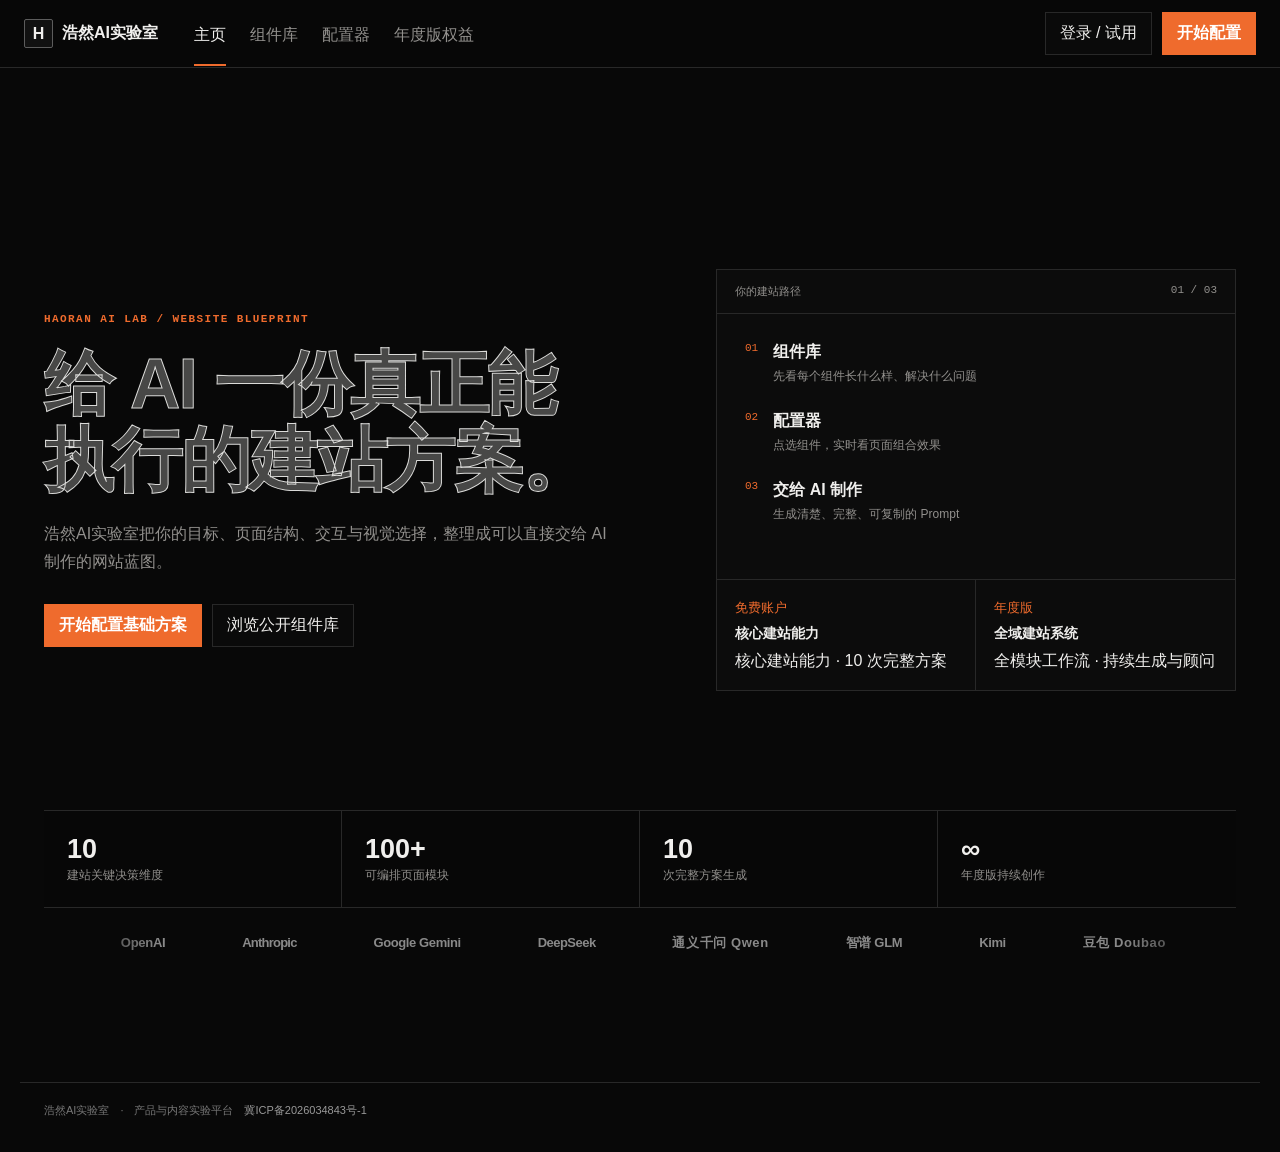
<file: index.html>
<!doctype html>
<html lang="zh-CN">
<head>
  <meta charset="UTF-8">
  <meta name="viewport" content="width=device-width, initial-scale=1.0">
  <title>浩然AI实验室 · 建站蓝图</title>
  <style>
    :root{--bg:#080808;--panel:rgba(19,19,19,.9);--panel2:rgba(24,24,24,.92);--line:#282828;--text:#f0efed;--muted:#92908d;--accent:#ef6b2d;--accentsoft:#29130b;--soft:#f0efed}*{box-sizing:border-box}html{background:var(--bg)}body{margin:0;background-color:var(--bg);background-image:linear-gradient(rgba(8,8,8,.22),rgba(8,8,8,.22)),url('https://api.aicodewith.ai/files/002XBMYMSXLOZQATJR/images/2026/09/16/file_eb46a29a2ca648709c888fa1d434b56c.png');background-position:center top;background-size:cover;background-attachment:fixed;color:var(--text);font-family:Inter,-apple-system,BlinkMacSystemFont,"PingFang SC","Microsoft YaHei",sans-serif}button,a,input{font:inherit}button{cursor:pointer}.nav{height:68px;display:flex;align-items:center;padding:0 max(24px,calc((100vw - 1240px)/2));gap:36px;border-bottom:1px solid var(--line);background:rgba(8,8,8,.78);backdrop-filter:blur(16px);position:sticky;top:0;z-index:20}.brand{display:flex;align-items:center;gap:9px;color:var(--text);font-weight:780;text-decoration:none;white-space:nowrap}.brand i{display:grid;place-items:center;width:29px;height:29px;border:1px solid #5c5c5c;background:#111;color:var(--soft);border-radius:2px;font-style:normal;font:800 16px Arial}.navlinks{display:flex;gap:24px}.navlinks button{border:0;background:transparent;color:var(--muted);padding:24px 0 20px}.navlinks button:hover,.navlinks button.active{color:var(--text);box-shadow:inset 0 -2px var(--accent)}.navright{margin-left:auto;display:flex;gap:10px}.button{border:1px solid var(--line);background:rgba(12,12,12,.72);color:var(--text);padding:10px 14px}.button.primary{background:var(--accent);border-color:var(--accent);color:#fff;font-weight:700}.view{display:none;min-height:calc(100vh - 68px)}.view.active{display:block}.wrap{max-width:1240px;margin:auto;padding:82px 24px 105px}.eyebrow{font:700 11px ui-monospace,monospace;letter-spacing:.13em;color:var(--accent)}h1{font-size:clamp(48px,6.4vw,84px);letter-spacing:-.09em;line-height:.96;margin:22px 0}p{color:var(--muted);line-height:1.75}.hero{display:grid;grid-template-columns:1.08fr .92fr;gap:62px;align-items:center;min-height:660px}.hero p{max-width:570px;font-size:16px}.actions{display:flex;gap:10px;margin-top:28px}.route{border:1px solid var(--line);background:rgba(14,14,14,.84);backdrop-filter:blur(5px)}.routehead{padding:14px 18px;border-bottom:1px solid var(--line);font:11px ui-monospace,monospace;color:var(--muted);display:flex;justify-content:space-between}.routebody{padding:28px}.step{display:flex;gap:15px}.step+.step{margin-top:26px}.step b{display:block;margin-bottom:5px}.step span{display:block;font-size:12px;color:var(--muted)}.number{color:var(--accent);font:11px ui-monospace,monospace}.entitlements{display:grid;grid-template-columns:1fr 1fr;border-top:1px solid var(--line);margin-top:28px}.entitlements div{padding:18px;border-right:1px solid var(--line)}.entitlements div:last-child{border:0}.entitlements small{color:var(--accent)}.entitlements b{display:block;margin:8px 0;font-size:14px}.stats{display:grid;grid-template-columns:repeat(4,1fr);border-top:1px solid var(--line);border-bottom:1px solid var(--line);background:rgba(9,9,9,.2)}.stats div{padding:23px;border-right:1px solid var(--line)}.stats div:last-child{border:0}.stats b{display:block;font-size:27px}.stats span{color:var(--muted);font-size:12px}.sectionhead{max-width:800px;border-bottom:1px solid var(--line);padding-bottom:28px}
    .sectionhead h1{font-size:clamp(42px,5.2vw,72px)}.library{margin-top:38px;border-top:1px solid var(--line)}.library-group{border-bottom:1px solid var(--line)}.library-head{width:100%;display:grid;grid-template-columns:70px 1fr auto auto;align-items:center;gap:16px;padding:23px 0;border:0;background:transparent;color:var(--text);text-align:left}.library-head:hover{color:var(--accent)}.library-no{font:700 11px ui-monospace,monospace;color:var(--accent)}.library-head b{font-size:20px}.library-head small{color:var(--muted);font-size:12px}.library-count{border:1px solid var(--line);padding:5px 8px;color:#d6d2cc;font-size:11px}.library-chevron{font-size:17px;color:var(--accent);transition:.2s}.library-group.open .library-chevron{transform:rotate(45deg)}.library-items{display:none;grid-template-columns:repeat(2,1fr);gap:10px;padding:0 0 24px}.library-group.open .library-items{display:grid}.item-card{min-height:126px;border:1px solid var(--line);background:rgba(19,19,19,.88);padding:15px;display:grid;grid-template-columns:64px 1fr;gap:12px;text-align:left}.item-card:hover{border-color:var(--accent);background:#181411}.item-preview{height:42px;border:1px solid #3d3a38;background:#121212;display:grid;place-items:center;color:#aaa;font:700 10px ui-monospace,SFMono-Regular,Consolas,monospace;letter-spacing:.04em}.item-card:hover .item-preview{color:var(--accent);border-color:#754026}.item-card b{display:block;font-size:14px}.item-card span{display:block;margin-top:5px;color:var(--muted);font-size:11px;line-height:1.5}.item-card em{display:block;margin-top:8px;color:#d8d3ca;font-size:10px;font-style:normal}.notice{margin-top:38px;padding:20px;border:1px solid var(--line);display:flex;justify-content:space-between;gap:20px;align-items:center}
    .config-layout{display:grid;grid-template-columns:290px minmax(0,1fr) 260px;min-height:calc(100vh - 68px);background:rgba(8,8,8,.58)}.config-left,.config-right{background:rgba(14,14,14,.9);border-right:1px solid var(--line);padding:18px;overflow:auto}.config-right{border-right:0;border-left:1px solid var(--line)}.project{padding:15px;border:1px solid var(--line);background:var(--panel);margin-bottom:12px}.project label{display:block;font:10px ui-monospace,monospace;color:var(--muted);margin-bottom:6px}.project input{width:100%;border:0;border-bottom:1px solid #3a3a3a;background:transparent;color:var(--text);padding:6px 0;outline:0}.project input+label{margin-top:12px}.recommend{width:100%;padding:11px;border:1px solid #73401f;background:#1d130e;color:#ffd1bb;text-align:left;margin-bottom:13px}.config-tabs{display:flex;border-bottom:1px solid var(--line);margin-bottom:12px}.config-tabs button{flex:1;padding:10px 2px;border:0;background:transparent;color:var(--muted)}.config-tabs button.active{color:var(--text);box-shadow:inset 0 -2px var(--accent)}.config-category{margin-bottom:12px}.config-category h3{display:flex;justify-content:space-between;align-items:center;margin:0 0 7px;color:#ddd9d3;font-size:12px}.config-category h3 small{color:var(--muted);font-weight:400}.config-grid{display:grid;grid-template-columns:1fr 1fr;gap:6px}.choice{min-height:62px;border:1px solid var(--line);background:var(--panel);color:#d8d5d0;padding:8px;text-align:left;font-size:11px}.choice b{display:block;font-size:11px}.choice span{color:var(--muted);font-size:9px;display:block;margin-top:3px}.choice.selected{border-color:var(--accent);background:var(--accentsoft);color:white}.choice.locked{opacity:.55}.choice.locked:after{content:'年度版';display:block;color:#ffb08a;font-size:9px;margin-top:4px}.config-main{padding:20px;min-width:0}.config-top{display:flex;justify-content:space-between;align-items:center;margin-bottom:12px}.config-top b{font-size:14px}.config-top span{color:var(--muted);font-size:11px}.preview{max-width:820px;margin:auto;border:1px solid var(--line);background:#f8f7f3;color:#20201f;min-height:540px;padding:14px}.browserbar{height:31px;background:#ebe9e2;display:flex;align-items:center;gap:5px;padding:0 10px}.dot{width:8px;height:8px;border-radius:50%;background:#ff6258}.dot:nth-child(2){background:#ffc83d}.dot:nth-child(3){background:#3bc76f}.url{margin-left:14px;background:white;border-radius:4px;text-align:center;flex:1;color:#8d8b85;font-size:10px;padding:5px}.preview-body{padding:28px}.preview-body .kicker{font-size:10px;color:#a44c24;letter-spacing:.1em}.preview-body h2{font-size:32px;letter-spacing:-.06em;max-width:460px;margin:14px 0}.preview-body p{font-size:13px;color:#625f59;max-width:450px}.preview-button{display:inline-block;background:#20201f;color:#fff;padding:9px 13px;font-size:11px;margin-top:8px}.preview-cards{display:grid;grid-template-columns:repeat(3,1fr);gap:8px;margin-top:28px}.preview-cards div{min-height:75px;background:#e9e7e0;border:1px solid #dedbd2;padding:10px;font-size:11px}.preview-cards div:first-child{background:#ff6a2b;color:white}.selected-strip{max-width:820px;margin:16px auto 0;border:1px solid var(--line);background:var(--panel);padding:11px;display:flex;justify-content:space-between;gap:12px;align-items:center}.selected-list{display:flex;gap:6px;flex-wrap:wrap}.selected-list span{padding:4px 6px;background:#242424;color:#ddd;font-size:10px}.health{padding:15px;border:1px solid var(--line);background:var(--panel);margin-bottom:12px}.health strong{display:block;color:var(--accent);font-size:30px}.health span{color:var(--muted);font-size:11px}.check{border-bottom:1px solid var(--line);padding:12px 0;color:var(--muted);font-size:12px}.check.ok{color:#e5e1da}.check i{color:var(--accent);font-style:normal;margin-right:7px}.clear{width:100%;margin-top:12px;padding:10px;border:1px solid var(--line);background:transparent;color:var(--muted)}.plans{display:grid;grid-template-columns:1fr 1fr;gap:14px;margin-top:42px}.plan{border:1px solid var(--line);padding:30px;background:var(--panel)}.plan.featured{border-color:var(--accent);background:linear-gradient(135deg,#1c120e,#121212)}.plan h2{font-size:29px;margin:38px 0 10px}.plan ul{padding:0;list-style:none;border-top:1px solid var(--line);margin:28px 0}.plan li{padding:12px 0;border-bottom:1px solid var(--line);color:#dedbd5}.plan li:before{content:'✓';color:var(--accent);margin-right:9px}@media(max-width:930px){.config-layout{grid-template-columns:260px 1fr}.config-right{display:none}}@media(max-width:760px){body{background-attachment:scroll}.nav{padding:0 16px;gap:12px}.navlinks{gap:12px;overflow:auto}.navlinks button{font-size:12px}.navright .button:not(.primary){display:none}.hero,.plans{grid-template-columns:1fr;gap:34px;min-height:auto}.wrap{padding:55px 18px}.library-items{grid-template-columns:1fr}.library-head{grid-template-columns:45px 1fr auto}.library-head small{display:none}.stats{grid-template-columns:1fr 1fr}.stats div:nth-child(2){border-right:0}.stats div:nth-child(n+3){border-top:1px solid var(--line)}.notice{display:block}.notice .button{margin-top:15px}.config-layout{display:block}.config-left{height:auto;max-height:50vh}.config-main{padding:12px}.preview{min-height:420px}.preview-cards{grid-template-columns:1fr 1fr}.config-right{display:block}.config-right{border-left:0;border-top:1px solid var(--line)}}
    .item-preview{border:0!important;background:transparent!important}.item-detail{display:none;grid-column:1/-1;margin-top:4px;padding-top:12px;border-top:1px solid var(--line)}.item-card.is-inspected .item-detail{display:block}.demo-window{height:78px;border:1px solid #333;background:#0d0d0d;padding:10px;display:flex;flex-direction:column;gap:7px}.demo-window i{display:block;height:5px;background:#393939}.demo-window i:nth-child(1){width:34%;background:#777}.demo-window i:nth-child(2){width:82%}.demo-window i:nth-child(3){width:62%;background:#555}.demo-window b{display:block;width:24%;height:14px;background:var(--accent);margin-top:auto}
    .hero h1{letter-spacing:-.045em;line-height:1.08;-webkit-text-stroke:1px rgba(240,239,237,.9);color:transparent;text-shadow:0 0 1px rgba(240,239,237,.28)}
    .landing{position:relative;min-height:calc(100vh - 68px);overflow:hidden;background:#080808;isolation:isolate}.landing-layer{position:absolute;inset:0;background:center/cover no-repeat}.landing-base{background-image:url('assets/haoran-line.png');filter:contrast(.98)}.landing-reveal{background-image:url('assets/haoran-wireframe.png');clip-path:circle(0 at 50% 50%);transition:clip-path .18s ease-out;pointer-events:none}.landing-content{position:absolute;inset:0;display:flex;align-items:flex-end;padding:clamp(28px,6vw,84px);pointer-events:none}.landing-kicker{color:#aaa;font:11px ui-monospace,SFMono-Regular,Consolas,monospace;letter-spacing:.16em}.landing-title{margin:12px 0 0;color:#171717;font:400 clamp(34px,7vw,92px)/.9 Inter,-apple-system,BlinkMacSystemFont,"Microsoft YaHei",sans-serif;letter-spacing:-.06em}.landing-enter{position:absolute;right:clamp(24px,5vw,72px);bottom:clamp(24px,5vw,68px);display:flex;align-items:center;gap:12px;color:#1b1b1b;text-decoration:none;font-size:13px;letter-spacing:.04em;z-index:2}.landing-enter:after{content:'→';font-size:26px;font-weight:300;transition:transform .2s}.landing-enter:hover:after{transform:translateX(6px)}.landing-hint{position:absolute;right:clamp(24px,5vw,72px);bottom:24px;color:rgba(25,25,25,.58);font:10px ui-monospace,SFMono-Regular,Consolas,monospace}.site-footer{max-width:1240px;margin:0 auto;padding:20px 24px 34px;border-top:1px solid var(--line);color:#777;font-size:11px}.site-footer a{color:#999;text-decoration:none}.landing-view{display:block}.landing-view~.view{min-height:calc(100vh - 68px)}
  </style>
  <style>
    .tool-marquee{position:relative;margin:0 auto;overflow:hidden;background:transparent;-webkit-mask-image:linear-gradient(90deg,transparent 0%,#000 clamp(48px,9vw,140px),#000 calc(100% - clamp(48px,9vw,140px)),transparent 100%);mask-image:linear-gradient(90deg,transparent 0%,#000 clamp(48px,9vw,140px),#000 calc(100% - clamp(48px,9vw,140px)),transparent 100%)}
    .tool-marquee:before,.tool-marquee:after{display:none}
    .tool-marquee-track{display:flex;width:max-content;animation:toolMarquee 34s linear infinite;will-change:transform}.tool-marquee:hover .tool-marquee-track{animation-play-state:paused}
    .tool-marquee-group{display:flex;align-items:center;gap:clamp(42px,6vw,92px);padding:28px clamp(42px,6vw,92px);flex-shrink:0}
    .tool-logo{display:inline-flex;align-items:center;gap:10px;color:#aaa;text-decoration:none;white-space:nowrap;opacity:.8;transition:color .2s,opacity .2s}.tool-logo:hover{color:#f0efed;opacity:1}
    .tool-logo-mark{display:none}.tool-logo-name{font:650 13px/1 Inter,-apple-system,BlinkMacSystemFont,"Segoe UI",sans-serif;letter-spacing:.045em;text-transform:none}.tool-logo:nth-child(1) .tool-logo-name{font-weight:800;letter-spacing:-.02em}.tool-logo:nth-child(2) .tool-logo-name{font-weight:800;letter-spacing:-.06em}.tool-logo:nth-child(3) .tool-logo-name{font-weight:700;letter-spacing:-.03em}.tool-logo:nth-child(4) .tool-logo-name{font-weight:800;letter-spacing:-.04em}.tool-logo:nth-child(5) .tool-logo-name{font-weight:700}.tool-logo:nth-child(6) .tool-logo-name{font-weight:750;letter-spacing:-.02em}.tool-logo:nth-child(7) .tool-logo-name{font-weight:800;letter-spacing:-.03em}.tool-logo:nth-child(8) .tool-logo-name{font-weight:650}
    @keyframes toolMarquee{to{transform:translateX(-50%)}}@media(prefers-reduced-motion:reduce){.tool-marquee-track{animation:none}.tool-marquee{overflow-x:auto}.tool-marquee:before,.tool-marquee:after{display:none}}@media(max-width:760px){.tool-marquee-group{gap:34px;padding:24px 34px}.tool-logo-name{font-size:11px}}
  </style>
  <style>
    .mock-page-section{margin-top:30px;padding-top:18px;border-top:1px solid #d9d5cd}.mock-section-head{display:flex;align-items:baseline;gap:10px;margin-bottom:12px}.mock-section-head span{font:700 10px ui-monospace,monospace;color:#b34e20}.mock-section-head b{font-size:14px}.mock-section-head small{color:#817c74;font-size:10px}.mock-layout-wire{display:grid;grid-template-columns:2fr 1fr;grid-template-rows:54px 24px;gap:8px}.mock-layout-wire>div{background:#e8e5de;border:1px solid #d6d1c8}.mock-layout-wire .wire-main{grid-row:span 2;background:#dedad2}.mock-layout-wire .wire-row{grid-column:1/-1}.mock-showcase-grid{grid-template-columns:repeat(3,1fr)}.mock-card em{display:block;margin-top:14px;font-size:10px;font-style:normal;opacity:.72}.mock-component-row{display:grid;grid-template-columns:repeat(3,1fr);gap:10px}.mock-component-demo{min-height:126px;border:1px solid #d6d1c8;background:#fff;padding:13px}.mock-component-demo b{display:block;margin-top:8px;font-size:12px}.mock-component-demo small{display:block;margin-top:5px;color:#817c74;font-size:10px;line-height:1.5}.mock-component-demo button{margin-top:12px;border:1px solid #242321;background:#242321;color:#fff;padding:7px 10px;font-size:10px}.demo-ui-icon{width:28px;height:28px;display:grid;place-items:center;border:1px solid #c35a27;color:#b34e20;font:700 10px ui-monospace,monospace}.mock-component-demo input,.mock-component-demo textarea{width:100%;border:1px solid #d6d1c8;background:#faf9f6;padding:7px;margin-top:6px;font-size:10px}.mock-component-demo textarea{min-height:38px;resize:vertical}.mock-component-demo h3{margin:0;font-size:13px}.mock-component-demo .mock-toast{margin-top:6px}.mock-flow{border-left:1px solid #c7c2b8;margin-left:5px}.mock-flow-item{position:relative;display:flex;align-items:center;gap:12px;padding:10px 0 10px 16px}.mock-flow-item i{font:700 10px ui-monospace,monospace;color:#b34e20;font-style:normal}.mock-flow-item b{display:block;font-size:11px}.mock-flow-item small{display:block;margin-top:3px;color:#817c74;font-size:10px}.flow-dot{position:absolute;left:-5px;width:9px;height:9px;border-radius:50%;background:#ef6b2d;border:2px solid #f8f7f3}.mock-cta{display:flex;align-items:center;justify-content:space-between;padding:18px;background:#242321;color:#fff}.mock-cta b{display:block;font-size:15px}.mock-cta small{display:block;margin-top:5px;color:#c9c3ba;font-size:10px}.mock-cta button{border:1px solid #ef6b2d;background:#ef6b2d;color:#fff;padding:9px 13px;font-size:11px}.mock-footer{display:flex;align-items:center;gap:16px;margin-top:28px;padding-top:16px;border-top:1px solid #d9d5cd;color:#5e5a54;font-size:10px}.mock-footer small{margin-left:auto;color:#8b857d}@media(max-width:760px){.mock-component-row,.mock-showcase-grid{grid-template-columns:1fr 1fr}.mock-section-head{flex-wrap:wrap}.mock-section-head small{width:100%}.mock-footer{flex-wrap:wrap}.mock-footer small{margin-left:0;width:100%}}
  </style>
  <style>.haoran-prompt{align-self:stretch!important;max-width:none!important;padding:0!important;overflow:hidden}.haoran-prompt-bar{display:flex;justify-content:space-between;align-items:center;padding:8px 10px;border-bottom:1px solid #dedcd7;background:#fbfbf9;font:700 10px ui-monospace,SFMono-Regular,Consolas,monospace;color:#6d6962;letter-spacing:.06em}.haoran-prompt-actions{display:flex;gap:5px}.haoran-prompt-control{border:1px solid #d5d2cc;background:#fff;color:#514e49;padding:4px 7px;font:10px ui-monospace,SFMono-Regular,Consolas,monospace}.haoran-prompt-control:hover{border-color:#d16a39;color:#a54118}.haoran-prompt pre{margin:0;padding:13px;max-height:230px;min-height:120px;resize:vertical;overflow:auto;white-space:pre-wrap;word-break:break-word;font:12px/1.75 ui-monospace,SFMono-Regular,Consolas,monospace;color:#34312d;background:#fff}.haoran-prompt.is-full pre{max-height:none;height:calc(100vh - 280px)!important;resize:none}</style>
  <style>.haoran-advisor-body{min-height:0;overflow-y:scroll!important;overflow-x:hidden;overscroll-behavior:contain;scrollbar-gutter:stable}.haoran-advisor-body>.haoran-message{flex:0 0 auto}.haoran-advisor-body::-webkit-scrollbar{width:10px}.haoran-advisor-body::-webkit-scrollbar-track{background:#ecebe7}.haoran-advisor-body::-webkit-scrollbar-thumb{background:#aaa7a1;border:2px solid #ecebe7}.haoran-advisor-body::-webkit-scrollbar-thumb:hover{background:#7f7b74}.haoran-prompt pre{box-sizing:border-box;width:100%;flex:none}.haoran-advisor.is-expanded{bottom:auto!important;height:calc(100vh - 108px);max-width:calc(100vw - 48px);max-height:calc(100vh - 108px)!important;resize:both;overflow:hidden;min-width:520px;min-height:430px}.haoran-advisor.is-expanded .haoran-advisor-body{overflow-y:scroll!important}.haoran-advisor.is-expanded .haoran-prompt.is-full pre{height:min(58vh,620px)!important;max-height:none!important;resize:vertical}@media(max-width:760px){.haoran-advisor.is-expanded{bottom:12px!important;height:auto;max-height:calc(100vh - 92px)!important;resize:none;min-width:0;min-height:0}.haoran-advisor-body::-webkit-scrollbar{width:7px}}</style>
  <style>.landing-view{display:none}.landing-view.active{display:block}.landing-reveal{opacity:.08;clip-path:inset(29% 0 24% 0)!important;mask-image:radial-gradient(circle 118px at var(--mx,50%) var(--my,50%),rgba(0,0,0,0) 0,rgba(0,0,0,.18) 18%,rgba(0,0,0,.72) 54%,#000 82%,transparent 100%);-webkit-mask-image:radial-gradient(circle 118px at var(--mx,50%) var(--my,50%),rgba(0,0,0,0) 0,rgba(0,0,0,.18) 18%,rgba(0,0,0,.72) 54%,#000 82%,transparent 100%);transition:mask-position .35s ease,-webkit-mask-position .35s ease,opacity .35s ease}.landing-base{filter:contrast(.96)}.landing-content{mix-blend-mode:normal}#home .hero h1{font-size:clamp(48px,5.45vw,74px);letter-spacing:-.025em;white-space:nowrap}</style>
  <style>.page-spotlight{position:fixed;inset:0;pointer-events:none;z-index:0;opacity:0;background:radial-gradient(circle 190px at var(--spot-x,50%) var(--spot-y,50%),rgba(255,255,255,.085),rgba(255,255,255,.028) 38%,transparent 74%);transition:opacity .45s ease}.page-spotlight.on{opacity:1}.nav,main{position:relative;z-index:1}</style>
  <style>.haoran-advisor{margin-top:14px;border:1px solid var(--line);background:rgba(12,12,12,.84);display:flex;flex-direction:column;min-height:360px}.haoran-advisor-head{display:flex;align-items:flex-start;gap:10px;padding:14px;border-bottom:1px solid var(--line)}.haoran-advisor-mark{width:25px;height:25px;border:1px solid #805035;color:var(--accent);display:grid;place-items:center;font:700 10px ui-monospace,SFMono-Regular,Consolas,monospace}.haoran-advisor-title{min-width:0;flex:1}.haoran-advisor-title b{display:block;font-size:12px;color:var(--text)}.haoran-advisor-title span{display:block;margin-top:3px;font-size:10px;color:var(--muted)}.haoran-advisor-status{color:var(--accent);font:10px ui-monospace,SFMono-Regular,Consolas,monospace;white-space:nowrap}.haoran-advisor-body{height:250px;overflow:auto;padding:12px;display:flex;flex-direction:column;gap:9px}.haoran-message{max-width:95%;padding:9px 10px;border:1px solid #2c2c2c;color:#cfcac4;font-size:11px;line-height:1.65;white-space:pre-wrap}.haoran-message.me{align-self:flex-end;border-color:#74411f;background:#22130c;color:#f0ddd3}.haoran-message.ai{align-self:flex-start;background:#151515}.haoran-message.loading{color:#8b8782;font-family:ui-monospace,SFMono-Regular,Consolas,monospace}.haoran-advisor-quick{display:flex;flex-wrap:wrap;gap:5px;padding:0 12px 10px}.haoran-advisor-quick button{padding:5px 7px;border:1px solid #34312e;background:transparent;color:#aaa39c;font-size:10px}.haoran-advisor-quick button:hover{border-color:#805035;color:var(--accent)}.haoran-advisor-input{display:flex;gap:7px;padding:11px;border-top:1px solid var(--line)}.haoran-advisor-input input{min-width:0;flex:1;border:0;border-bottom:1px solid #3c3936;background:transparent;color:var(--text);padding:7px 1px;font-size:11px;outline:0}.haoran-advisor-input input:focus{border-color:var(--accent)}.haoran-advisor-input button{width:32px;border:1px solid var(--accent);background:var(--accent);color:#fff;font-size:16px;line-height:1}.haoran-advisor-input button:disabled{opacity:.5;cursor:wait}</style>
  <style>body.config-advisor-open .haoran-advisor{position:fixed;right:24px;bottom:24px;z-index:30;width:min(320px,calc(100vw - 48px));min-height:0;max-height:calc(100vh - 112px);box-shadow:0 18px 46px rgba(0,0,0,.42)}body.config-advisor-open .haoran-advisor-body{height:min(280px,calc(100vh - 340px))}@media(min-width:761px){#configurator{height:calc(100vh - 68px);min-height:0;overflow:hidden}.config-layout{height:100%;min-height:0;overflow:hidden}.config-left{height:100%;overflow-y:auto;overscroll-behavior:contain}.config-main,.config-right{height:100%;overflow:hidden}.config-main{display:flex;flex-direction:column}.config-main .preview{flex:1;min-height:0;overflow:hidden}.config-main .selected-strip{flex:0 0 auto;position:relative;opacity:0;transform:translateY(34px);transition:transform .42s cubic-bezier(.2,.78,.2,1),opacity .28s ease,box-shadow .32s ease,border-color .32s ease;will-change:transform,opacity}.config-main .selected-strip:hover,.config-main .selected-strip:focus-within{opacity:1;transform:translateY(-8px);border-color:#74401f;box-shadow:0 16px 30px rgba(0,0,0,.32)}.config-right{overscroll-behavior:contain}}@media(max-width:760px){body.config-advisor-open .haoran-advisor{right:12px;bottom:12px;width:calc(100vw - 24px)}body.config-advisor-open .haoran-advisor-body{height:190px}}</style>
  <style>.haoran-advisor-close{width:22px;height:22px;padding:0;border:0;background:transparent;color:#8d8983;font-size:17px;line-height:1}.haoran-advisor-close:hover{color:var(--text)}.haoran-advisor-reopen{display:none;position:fixed;right:24px;bottom:24px;z-index:30;border:1px solid #804625;background:#12100f;color:#e8d6ca;padding:9px 11px;font:11px ui-monospace,SFMono-Regular,Consolas,monospace}.haoran-advisor-reopen:hover{border-color:var(--accent);color:#fff}body.config-advisor-open.advisor-dismissed .haoran-advisor{display:none}body.config-advisor-open.advisor-dismissed .haoran-advisor-reopen{display:block}body.visitor .haoran-advisor,body.visitor .haoran-advisor-reopen{display:none!important}@media(max-width:760px){.haoran-advisor-reopen{right:12px;bottom:12px}}</style>
  <style>.auth-overlay{background:rgba(0,0,0,.72)!important}.auth-card{border-radius:0!important;border-color:#3a3734!important;background:#121212!important;color:var(--text)!important;box-shadow:0 24px 80px rgba(0,0,0,.55)!important}.auth-title,.auth-field label,.auth-pill-name{color:var(--text)!important}.auth-sub,.auth-tab{color:var(--muted)!important}.auth-tabs{border-color:var(--line)!important}.auth-tab{border:0!important;border-bottom:2px solid transparent!important;border-radius:0!important;box-shadow:none!important;outline:0!important;background:transparent!important}.auth-tab:hover{color:var(--text)!important;background:transparent!important}.auth-tab.active{color:var(--accent)!important;border-bottom-color:var(--accent)!important}.auth-tab:focus-visible{outline:1px solid var(--accent)!important;outline-offset:-3px}.auth-field input{border-radius:0!important;border-color:#393633!important;background:#0c0c0c!important;color:var(--text)!important}.auth-field input:focus{border-color:var(--accent)!important}.auth-btn{border-radius:0!important;background:var(--accent)!important}.auth-pill{margin-left:0!important;border-radius:0!important;border-color:#3b3835!important;background:#101010!important}.auth-pill-out{border-radius:0!important;border-color:#403c38!important;background:transparent!important;color:var(--muted)!important}.paid .choice.locked{opacity:1}.paid .choice.locked:after{display:none}.access-note{display:none;margin:0 0 12px;padding:9px 11px;border:1px solid #49301f;background:#17100c;color:#c8aaa0;font-size:10px;line-height:1.5}.access-note.show{display:block}.access-note b{color:var(--accent)}.config-access-status{font:10px ui-monospace,SFMono-Regular,Consolas,monospace;color:var(--accent)}</style>
  <style>.nav .auth-pill{order:2;margin-left:0!important;height:38px;padding:4px 6px 4px 10px}.nav .auth-pill-name:before{content:'账户 / ';color:var(--accent);font:10px ui-monospace,SFMono-Regular,Consolas,monospace}.nav .auth-pill-out{padding:5px 7px}.nav .auth-pill-name{font-size:11px}.trial #haoranLoginEntry,.paid #haoranLoginEntry{display:none!important}.manual-upgrade{margin-top:18px;border:1px solid var(--line);background:rgba(16,16,16,.88);display:grid;grid-template-columns:220px 1fr;min-height:260px}.manual-upgrade-qr{padding:22px;border-right:1px solid var(--line);display:flex;flex-direction:column;align-items:center;justify-content:center}.manual-upgrade-qr img{width:142px;height:142px;object-fit:contain;background:#fff;padding:5px}.manual-upgrade-qr small{margin-top:12px;color:var(--muted);font-size:10px}.manual-upgrade-copy{padding:27px 30px}.manual-upgrade-copy .eyebrow{margin-bottom:10px}.manual-upgrade-copy h3{margin:0;font-size:23px;letter-spacing:-.04em}.manual-upgrade-copy p{max-width:620px;margin:9px 0 18px;font-size:13px}.manual-steps{display:flex;gap:17px;margin-bottom:20px}.manual-step{font-size:11px;color:#aaa39c;line-height:1.6}.manual-step b{display:block;color:var(--text);font-size:12px}.manual-step i{font:700 10px ui-monospace,SFMono-Regular,Consolas,monospace;color:var(--accent);font-style:normal}.activation-row{display:flex;gap:8px;max-width:470px}.activation-row input{min-width:0;flex:1;border:1px solid #3c3936;background:#0b0b0b;color:var(--text);padding:11px 12px;outline:0;font-size:12px;letter-spacing:.06em}.activation-row input:focus{border-color:var(--accent)}.activation-msg{margin-top:9px;color:var(--muted);font-size:11px}@media(max-width:700px){.manual-upgrade{grid-template-columns:1fr}.manual-upgrade-qr{border-right:0;border-bottom:1px solid var(--line)}.manual-upgrade-copy{padding:22px}.manual-steps{display:block}.manual-step+.manual-step{margin-top:10px}}.contact-overlay{position:fixed;inset:0;z-index:80;display:none;align-items:center;justify-content:center;padding:20px;background:rgba(0,0,0,.67);backdrop-filter:blur(5px)}.contact-overlay.show{display:flex}.contact-card{position:relative;width:min(390px,100%);border:1px solid #4b423c;background:#111;box-shadow:0 28px 90px rgba(0,0,0,.65);padding:26px;text-align:center}.contact-close{position:absolute;top:10px;right:10px;width:30px;height:30px;border:0;background:transparent;color:#938c85;font-size:20px}.contact-close:hover{color:#fff}.contact-card .eyebrow{margin-bottom:9px}.contact-card h3{margin:0;font-size:22px;letter-spacing:-.04em;color:var(--text)}.contact-card p{margin:9px auto 18px;max-width:290px;color:var(--muted);font-size:12px;line-height:1.7}.contact-qr{width:188px;height:188px;object-fit:contain;background:#fff;padding:6px}.contact-note{margin:12px 0 0;color:#b8afa7;font-size:11px;line-height:1.65}.contact-note b{color:var(--accent);font-weight:500}.haoran-advisor{background:#f7f7f5!important;border-color:#c9c7c2!important;color:#252522!important;box-shadow:0 20px 54px rgba(0,0,0,.38)!important;width:min(430px,calc(100vw - 48px))!important}.haoran-advisor-head{align-items:center!important;background:#fff;border-bottom-color:#deddd8!important;padding:14px 16px!important}.haoran-advisor-mark{border-color:#d16a39!important;color:#bb4d1f!important;background:#fff7f2}.haoran-advisor-title b{color:#20201e!important;font-size:14px!important}.haoran-advisor-title span{color:#77746f!important;font-size:11px!important}.haoran-advisor-status{color:#bb4d1f!important}.haoran-advisor-controls{display:flex;align-items:center;gap:3px}.haoran-advisor-control{border:0!important;background:transparent!important;color:#77746f!important;padding:5px 7px!important;font-size:11px!important}.haoran-advisor-control:hover{color:#20201e!important;background:#f0efeb!important}.haoran-advisor-body{height:330px!important;background:#f7f7f5;padding:15px!important}.haoran-message{max-width:88%!important;border-color:#dedcd7!important;background:#fff!important;color:#33322f!important;font-size:13px!important;line-height:1.75!important;box-shadow:0 1px 2px rgba(0,0,0,.03)}.haoran-message.me{border-color:#df7140!important;background:#fff1e9!important;color:#713419!important}.haoran-message.loading{color:#817d76!important;font-style:italic}.haoran-advisor-quick{padding:2px 14px 12px!important;background:#f7f7f5}.haoran-advisor-quick button{border-color:#d8d5cf!important;color:#57544f!important;background:#fff!important;padding:6px 8px!important}.haoran-advisor-quick button:hover{border-color:#d16a39!important;color:#a54118!important}.haoran-advisor-input{background:#fff;border-top-color:#deddd8!important;padding:12px 14px!important}.haoran-advisor-input input{border-bottom-color:#c9c6c0!important;color:#252522!important;font-size:12px!important}.haoran-advisor-input input:focus{border-bottom-color:#d16a39!important}.haoran-advisor-input button{background:#ef6b2d!important;border-color:#ef6b2d!important;color:#fff!important}.haoran-advisor.is-expanded{top:84px!important;right:24px!important;bottom:24px!important;width:min(940px,calc(100vw - 360px))!important;max-height:none!important}.haoran-advisor.is-expanded .haoran-advisor-body{height:auto!important;flex:1}.haoran-advisor.is-expanded .haoran-advisor-quick{padding-top:8px!important}@media(max-width:760px){.haoran-advisor{width:calc(100vw - 24px)!important}.haoran-advisor.is-expanded{top:80px!important;right:12px!important;bottom:12px!important;width:calc(100vw - 24px)!important}.haoran-advisor-body{height:230px!important}.haoran-advisor.is-expanded .haoran-advisor-body{height:auto!important}}</style>
  <style>
    .prompt-overlay{position:fixed;inset:0;z-index:100;display:none;align-items:center;justify-content:center;padding:24px;background:rgba(0,0,0,.72);backdrop-filter:blur(6px)}
    .prompt-overlay.show{display:flex}
    .prompt-modal{position:relative;width:min(900px,calc(100vw - 48px));max-height:min(780px,calc(100vh - 48px));display:flex;flex-direction:column;border:1px solid #51483f;background:#f7f7f5;color:#242321;box-shadow:0 28px 90px rgba(0,0,0,.58)}
    .prompt-modal-head{display:flex;align-items:center;gap:14px;padding:17px 20px;border-bottom:1px solid #dedbd5;background:#fff}
    .prompt-modal-head .eyebrow{margin:0;color:#b34e20}
    .prompt-modal-title{flex:1;margin:0;font-size:18px;letter-spacing:-.02em;color:#242321}
    .prompt-modal-close{width:30px;height:30px;border:1px solid #d7d3cc;background:#fff;color:#6d6962;font-size:19px;line-height:1}
    .prompt-modal-close:hover{border-color:#c65c27;color:#a54118}
    .prompt-modal-meta{padding:12px 20px 0;color:#77736c;font-size:11px}
    .prompt-modal pre{flex:1;min-height:260px;max-height:calc(100vh - 250px);margin:12px 20px 18px;padding:18px;overflow:auto;white-space:pre-wrap;word-break:break-word;border:1px solid #dedbd5;background:#fff;color:#302e2a;font:13px/1.8 ui-monospace,SFMono-Regular,Consolas,monospace}
    .prompt-modal-foot{display:flex;justify-content:flex-end;gap:8px;padding:14px 20px;border-top:1px solid #dedbd5;background:#fbfbf9}
    .prompt-modal-foot button{padding:9px 14px;border:1px solid #d2cec6;background:#fff;color:#514e49;font-size:12px}
    .prompt-modal-foot button:hover{border-color:#c65c27;color:#a54118}
    .prompt-modal-foot .prompt-copy{border-color:#ef6b2d;background:#ef6b2d;color:#fff;font-weight:700}
    @media(max-width:600px){.prompt-overlay{padding:12px}.prompt-modal{width:100%;max-height:calc(100vh - 24px)}.prompt-modal-head{padding:14px}.prompt-modal-meta{padding:10px 14px 0}.prompt-modal pre{margin:10px 14px 14px;padding:13px;font-size:12px}.prompt-modal-foot{padding:12px 14px}}
  </style>
  <style>
    .annual-price{display:flex;align-items:baseline;gap:10px;margin:18px 0 2px}.annual-price strong{font-size:34px;color:var(--accent)}.annual-price del{color:#777;font-size:13px}.contact-upgrade-toggle{margin-top:16px;width:100%;padding:10px 12px;border:1px solid #4b423c;background:#17110e;color:#e7c5b5;font-size:12px}.contact-upgrade-toggle:hover{border-color:var(--accent);color:#fff}.contact-activation{display:none;margin-top:12px;text-align:left}.contact-activation.show{display:block}.contact-activation label{display:block;margin-bottom:6px;color:#9f958c;font-size:10px}.contact-activation-row{display:flex;gap:7px}.contact-activation-row input{min-width:0;flex:1;border:1px solid #4a4039;background:#0b0b0b;color:#fff;padding:9px;font-size:11px;outline:0}.contact-activation-row input:focus{border-color:var(--accent)}.contact-activation-row button{border:1px solid var(--accent);background:var(--accent);color:#fff;padding:9px 10px;font-size:11px}.contact-activation-msg{margin-top:7px;color:#9f958c;font-size:10px;line-height:1.5}
  </style>
  <style>
    @media(min-width:761px){.config-main .preview{width:min(100%,1120px);max-width:1120px;align-self:center;flex:1 1 auto}.config-main .selected-strip{width:min(100%,1120px);max-width:1120px;align-self:center}}
  </style>
  <style>
    @media(min-width:761px){.config-main .preview{display:flex;flex-direction:column;height:100%;min-height:0}.config-main .preview .browserbar{flex:0 0 auto}.config-main .preview .preview-body{flex:1 1 auto;min-height:0;overflow-y:auto;overflow-x:hidden;scrollbar-color:#b8b3aa #efede8;scrollbar-width:thin}}
  </style>
  <style>
    .preview-body{padding:30px 34px!important;overflow:auto}.mock-site-nav{display:flex;align-items:center;justify-content:space-between;padding-bottom:18px;border-bottom:1px solid #ddd9d1;font-size:11px}.mock-site-brand{font-weight:800;letter-spacing:-.02em}.mock-site-links{display:flex;gap:15px;color:#77736d}.mock-site-links button{border:0;background:transparent;color:inherit;font-size:10px;padding:0}.mock-site-links button:hover{color:#a54118}.mock-hero{padding:42px 0 30px;max-width:700px}.mock-kicker{font:700 10px ui-monospace,monospace;letter-spacing:.1em;color:#b34e20}.mock-hero h2{margin:12px 0 10px!important;font-size:40px!important;line-height:1.02;letter-spacing:-.055em!important}.mock-hero p{max-width:520px;margin:0!important;color:#69655e!important;font-size:13px!important}.mock-actions{display:flex;gap:8px;margin-top:18px}.mock-actions button{border:1px solid #242321;background:#242321;color:#fff;padding:9px 14px;font-size:11px}.mock-actions button.secondary{background:#fff;color:#242321;border-color:#cfcac2}.mock-section-label{margin:12px 0 9px;font:700 10px ui-monospace,monospace;color:#87827a;letter-spacing:.08em}.mock-grid{display:grid;grid-template-columns:repeat(3,1fr);gap:9px}.mock-card{min-height:108px;border:1px solid #dcd8d0;background:#efede8;padding:13px;transition:transform .18s,border-color .18s,background .18s}.mock-card:hover{transform:translateY(-3px);border-color:#c35a27;background:#fff}.mock-card.featured{background:#ef6b2d;border-color:#ef6b2d;color:#fff}.mock-card b{display:block;font-size:13px}.mock-card small{display:block;margin-top:7px;color:inherit;opacity:.72;font-size:10px;line-height:1.5}.mock-form{margin-top:18px;padding:15px;border:1px solid #dcd8d0;background:#fff}.mock-form h3{margin:0 0 10px;font-size:14px}.mock-form-row{display:grid;grid-template-columns:1fr 1fr;gap:8px}.mock-form input,.mock-form textarea{width:100%;border:1px solid #d4d0c8;background:#faf9f6;padding:8px;font-size:11px;outline:0}.mock-form textarea{margin-top:8px;min-height:52px;resize:vertical}.mock-form button{margin-top:8px;border:0;background:#242321;color:#fff;padding:8px 12px;font-size:11px}.mock-toast{display:none;margin-top:8px;color:#9d451d;font-size:10px}.mock-toast.show{display:block}.mock-accordion{margin-top:18px;border-top:1px solid #dcd8d0}.mock-accordion button{width:100%;display:flex;justify-content:space-between;padding:11px 0;border:0;border-bottom:1px solid #dcd8d0;background:transparent;text-align:left;font-size:11px}.mock-accordion button span{color:#b34e20}.mock-accordion p{display:none;margin:0;padding:0 0 11px;font-size:11px!important;color:#69655e!important}.mock-accordion p.show{display:block}@media(max-width:760px){.preview-body{padding:22px!important}.mock-site-links{display:none}.mock-hero h2{font-size:32px!important}.mock-grid{grid-template-columns:1fr 1fr}.mock-form-row{grid-template-columns:1fr}}
  </style>
  <style>
    .member-console{margin-top:42px;border:1px solid #5c3927;background:linear-gradient(135deg,rgba(35,20,13,.94),rgba(17,17,17,.94));padding:30px}.member-console-head{display:flex;align-items:flex-start;justify-content:space-between;gap:20px;border-bottom:1px solid #3b2a21;padding-bottom:22px}.member-console-kicker{font:700 10px ui-monospace,monospace;letter-spacing:.14em;color:var(--accent)}.member-console h2{margin:10px 0 6px;font-size:30px;letter-spacing:-.04em}.member-console p{margin:0;color:#bcb2aa;font-size:13px}.member-console-badge{padding:7px 10px;border:1px solid #87502e;color:#ffc8ae;font:11px ui-monospace,monospace;white-space:nowrap}.member-console-grid{display:grid;grid-template-columns:repeat(3,1fr);gap:0;margin:24px 0;border-bottom:1px solid #3b2a21}.member-console-item{padding:0 18px 22px;border-right:1px solid #3b2a21}.member-console-item:first-child{padding-left:0}.member-console-item:last-child{border-right:0}.member-console-item b{display:block;color:#f0ece7;font-size:14px}.member-console-item span{display:block;margin-top:7px;color:#a39a92;font-size:11px;line-height:1.6}.member-console-actions{display:flex;gap:9px;flex-wrap:wrap}.member-console-actions .button{padding:10px 15px}.member-console-note{margin-top:18px;color:#8e857d;font-size:10px}@media(max-width:700px){.member-console{padding:22px}.member-console-head{display:block}.member-console-badge{display:inline-block;margin-top:14px}.member-console-grid{grid-template-columns:1fr;gap:18px}.member-console-item{padding:0 0 18px;border-right:0;border-bottom:1px solid #3b2a21}.member-console-item:last-child{border-bottom:0;padding-bottom:0}}
    body.paid #annual .plans,body.paid #annual .manual-upgrade{display:none!important}
  </style>
</head>
<body>
  <nav class="nav"><a class="brand" href="#home" onclick="go('home')"><i>H</i>浩然AI实验室</a><div class="navlinks"><button data-view="home" onclick="go('home')">主页</button><button data-view="library" onclick="go('library')">组件库</button><button data-view="configurator" onclick="go('configurator')">配置器</button><button data-view="annual" onclick="go('annual')">年度版权益</button></div><div class="navright"><button class="button" onclick="go('library')">先看组件</button><button class="button" type="button" id="haoranLoginEntry" onclick="window.__auth&&window.__auth.show()">登录 / 试用</button><button class="button primary" onclick="go('configurator')">开始配置</button></div></nav>
  <main>
  <section class="view" id="home"><div class="wrap"><div class="hero"><div><div class="eyebrow">HAORAN AI LAB / WEBSITE BLUEPRINT</div><h1>给 AI 一份真正能执行的建站方案。</h1><p>浩然AI实验室把你的目标、页面结构、交互与视觉选择，整理成可以直接交给 AI 制作的网站蓝图。</p><div class="actions"><button class="button primary" onclick="go('configurator')">开始配置基础方案</button><button class="button" onclick="go('library')">浏览公开组件库</button></div></div><div class="route"><div class="routehead"><span>你的建站路径</span><span>01 / 03</span></div><div class="routebody"><div class="step"><b class="number">01</b><div><b>组件库</b><span>先看每个组件长什么样、解决什么问题</span></div></div><div class="step"><b class="number">02</b><div><b>配置器</b><span>点选组件，实时看页面组合效果</span></div></div><div class="step"><b class="number">03</b><div><b>交给 AI 制作</b><span>生成清楚、完整、可复制的 Prompt</span></div></div></div><div class="entitlements"><div><small>免费账户</small><b>基础建站路径</b><span>基础 6 类 · 10 次完整方案</span></div><div><small>年度版</small><b>完整建站工作流</b><span>10 大模块、AI 顾问、生成不限</span></div></div></div></div><div class="stats"><div><b>10</b><span>公开组件类别</span></div><div><b>100+</b><span>可组合组件</span></div><div><b>10</b><span>完整方案试用次数</span></div><div><b>∞</b><span>年度版生成与顾问</span></div></div><div class="tool-marquee" aria-label="主流 AI 建站与 Vibe Coding 工具"><div class="tool-marquee-track"><div class="tool-marquee-group"><span class="tool-logo"><i class="tool-logo-mark">C</i><b class="tool-logo-name">Cursor</b></span><span class="tool-logo"><i class="tool-logo-mark">V</i><b class="tool-logo-name">v0</b></span><span class="tool-logo"><i class="tool-logo-mark">L</i><b class="tool-logo-name">Lovable</b></span><span class="tool-logo"><i class="tool-logo-mark">B</i><b class="tool-logo-name">Bolt</b></span><span class="tool-logo"><i class="tool-logo-mark">R</i><b class="tool-logo-name">Replit</b></span><span class="tool-logo"><i class="tool-logo-mark">W</i><b class="tool-logo-name">Windsurf</b></span><span class="tool-logo"><i class="tool-logo-mark">D</i><b class="tool-logo-name">Devin</b></span><span class="tool-logo"><i class="tool-logo-mark">A</i><b class="tool-logo-name">Claude</b></span></div><div class="tool-marquee-group" aria-hidden="true"><span class="tool-logo"><i class="tool-logo-mark">C</i><b class="tool-logo-name">Cursor</b></span><span class="tool-logo"><i class="tool-logo-mark">V</i><b class="tool-logo-name">v0</b></span><span class="tool-logo"><i class="tool-logo-mark">L</i><b class="tool-logo-name">Lovable</b></span><span class="tool-logo"><i class="tool-logo-mark">B</i><b class="tool-logo-name">Bolt</b></span><span class="tool-logo"><i class="tool-logo-mark">R</i><b class="tool-logo-name">Replit</b></span><span class="tool-logo"><i class="tool-logo-mark">W</i><b class="tool-logo-name">Windsurf</b></span><span class="tool-logo"><i class="tool-logo-mark">D</i><b class="tool-logo-name">Devin</b></span><span class="tool-logo"><i class="tool-logo-mark">A</i><b class="tool-logo-name">Claude</b></span></div></div></div></div></section>
    <section class="view" id="library"><div class="wrap"><div class="sectionhead"><div class="eyebrow">COMPONENT LIBRARY / PUBLIC</div><h1>全部组件，先看清再选择。</h1><p>点击任一类别，展开查看该类别完整组件、用途和小型样式预览。这里只做公开参考，不会影响你的配置方案。</p></div><div class="library" id="libraryRoot"></div><div class="notice"><div><b>准备把组件变成你的方案？</b><p>进入配置器，选择基础建站路径并生成完整 Prompt。</p></div><button class="button primary" onclick="go('configurator')">进入配置器</button></div></div></section>
    <section class="view" id="configurator"><div class="config-layout"><aside class="config-left"><div class="project"><label>网站名称</label><input id="siteName" value="我的网站" oninput="renderPreview()"><label>网站目标</label><input id="siteGoal" value="展示业务并获得咨询" oninput="renderPreview()"></div><button class="recommend" onclick="recommend()"><span class="number">01</span> 不知道怎么选？按网站目标加入基础推荐</button><div class="config-tabs"><button class="active" data-tab="components" onclick="setTab('components')">组件</button><button data-tab="layout" onclick="setTab('layout')">布局</button><button data-tab="style" onclick="setTab('style')">风格</button></div><div id="picker"></div><button class="clear" onclick="clearSelection()">清空当前选择</button></aside><section class="config-main"><div class="config-top"><b>实时预览</b><span>点选左侧组件，预览即时更新</span></div><div class="preview"><div class="browserbar"><i class="dot"></i><i class="dot"></i><i class="dot"></i><div class="url" id="previewUrl">my-site.studio</div></div><div class="preview-body" id="previewBody"></div></div><div class="selected-strip"><div class="selected-list" id="selectedList"></div><button class="button primary" onclick="makePrompt()">生成完整 Prompt</button></div></section><aside class="config-right"><div class="health"><strong id="score">0 / 5</strong><span>已满足的建站关键项</span></div><div id="checks"></div><button class="clear" onclick="clearSelection()">清空当前选择</button></aside></div></section>
    <section class="view" id="annual"><div class="wrap"><div class="sectionhead"><div class="eyebrow">ANNUAL WORKFLOW</div><h1>持续做站，就解锁完整工作流。</h1><p>免费版帮助你做出第一份网站方案；年度版让你可以持续组合、生成、复制并向 AI 追问。</p></div><div class="plans"><article class="plan"><small>免费账户</small><h2>基础建站路径</h2><p>适合先验证方向和完成第一个网站。</p><ul><li>公开浏览全部组件库</li><li>配置器基础 6 大类</li><li>10 次完整方案试用</li><li>浏览、点选、预览不扣次数</li></ul><button class="button" onclick="go('configurator')">开始免费试用</button></article><article class="plan featured"><small>年度版</small><h2>完整建站工作流</h2><p>适合持续制作、迭代与交付不同网站项目。</p><ul><li>配置器全部 10 大模块</li><li>完整 Prompt 生成与复制不限次数</li><li>AI 建站顾问不限次数</li><li>转化、内容展示、上线品质模块</li></ul><button class="button primary" onclick="go('configurator')">进入年度版配置器</button></article></div></div></section>
  </main>
  <div class="prompt-overlay" id="promptOverlay" role="dialog" aria-modal="true" aria-labelledby="promptModalTitle">
    <section class="prompt-modal">
      <header class="prompt-modal-head"><div class="eyebrow">BUILD PROMPT / MARKDOWN</div><h2 class="prompt-modal-title" id="promptModalTitle">完整建站 Prompt</h2><button class="prompt-modal-close" id="promptModalClose" type="button" aria-label="关闭">×</button></header>
      <div class="prompt-modal-meta">以下内容已根据当前网站目标与组件选择生成，可直接复制给 AI 建站。</div>
      <pre id="promptModalText" tabindex="0"></pre>
      <footer class="prompt-modal-foot"><button id="promptModalDismiss" type="button">关闭</button><button class="prompt-copy" id="promptModalCopy" type="button">复制 Prompt</button></footer>
    </section>
  </div>
  <script src="components.js"></script>
  <link rel="stylesheet" href="auth.css">
  <script src="auth.js"></script>
  <script>
    const freeCats=['structure','navigation','components','motion','feedback','style'];let activeTab='components';const chosen=new Set();
    function escapeHtml(value){return String(value||'').replace(/[&<>"']/g,function(char){return {'&':'&amp;','<':'&lt;','>':'&gt;','"':'&quot;',"'":'&#39;'}[char]})}
    function iconCode(item){const words=String(item.en||item.name||'UI').replace(/[^A-Za-z0-9 ]/g,' ').trim().split(/\s+/).filter(Boolean);let code=words.length>1?words.map(w=>w[0]).join(''):words[0]||'UI';return escapeHtml(code.toUpperCase().slice(0,5))}
    function go(view){if(['home','library','configurator','annual'].indexOf(view)<0)view='home';document.querySelectorAll('.view').forEach(s=>s.classList.toggle('active',s.id===view));document.querySelectorAll('[data-view]').forEach(b=>b.classList.toggle('active',b.dataset.view===view));if(view==='library')renderLibrary();if(view==='configurator'){renderPicker();renderPreview()}history.replaceState(null,'','#'+view);window.scrollTo(0,0)}
    function renderLibrary(){const root=document.getElementById('libraryRoot');if(root.dataset.ready)return;root.innerHTML=(window.COMPONENTS||[]).map((cat,index)=>'<article class="library-group" id="lib-'+cat.id+'"><button class="library-head" onclick="toggleLibrary(\''+cat.id+'\')"><span class="library-no">'+String(index+1).padStart(2,'0')+'</span><span><b>'+escapeHtml(cat.name)+'</b><small> · '+cat.items.length+' 个组件，点击展开查看</small></span><span class="library-count">'+cat.items.length+' 个</span><span class="library-chevron">+</span></button><div class="library-items">'+cat.items.map(item=>'<button class="item-card" onclick="go(\'configurator\');selectItem(\''+item.id+'\')"><span class="item-preview">'+iconCode(item)+'</span><span><b>'+escapeHtml(item.name)+'</b><span>'+escapeHtml(item.desc)+'</span><em>查看并加入配置器 →</em></span></button>').join('')+'</div></article>').join('');root.dataset.ready='1'}
    function toggleLibrary(id){document.getElementById('lib-'+id).classList.toggle('open')}
    function categoriesForTab(){if(activeTab==='layout')return ['structure','navigation'];if(activeTab==='style')return ['style'];return ['components','motion','feedback','conversion','showcase','quality','effects']}
    function setTab(tab){activeTab=tab;document.querySelectorAll('[data-tab]').forEach(b=>b.classList.toggle('active',b.dataset.tab===tab));renderPicker()}
    function renderPicker(){const root=document.getElementById('picker');if(!root)return;const hasAnnual=!!(window.__auth&&!window.__auth.isVisitor()&&window.__auth.isPaid());root.innerHTML=(window.COMPONENTS||[]).filter(c=>categoriesForTab().includes(c.id)).map(cat=>{const locked=!freeCats.includes(cat.id)&&!hasAnnual;return '<div class="config-category"><h3>'+escapeHtml(cat.name)+(locked?' <small>年度版</small>':'')+'<small>'+cat.items.filter(i=>chosen.has(i.id)).length+'/'+cat.items.length+'</small></h3><div class="config-grid">'+cat.items.map(i=>'<button class="choice '+(chosen.has(i.id)?'selected ':'')+(locked?'locked':'')+'" onclick="selectItem(\''+i.id+'\')"><b>'+escapeHtml(i.name)+'</b><span>'+escapeHtml(i.desc)+'</span></button>').join('')+'</div></div>'}).join('')}
    function item(id){for(const c of window.COMPONENTS||[]){const x=c.items.find(i=>i.id===id);if(x)return {...x,cat:c.id,catName:c.name}}}
    function selectItem(id){const it=item(id);if(!it)return;const hasAnnual=!!(window.__auth&&!window.__auth.isVisitor()&&window.__auth.isPaid());if(!freeCats.includes(it.cat)&&!hasAnnual){alert('这是年度版进阶模块。免费用户可以在组件库查看，年度版可加入完整方案。');return}chosen.has(id)?chosen.delete(id):chosen.add(id);renderPicker();renderPreview()}
    function clearSelection(){chosen.clear();renderPicker();renderPreview()}
    function recommend(){['structure-3','structure-5','navigation-1','components-8','motion-1','feedback-10','style-1'].forEach(id=>chosen.add(id));renderPicker();renderPreview()}
    function renderPreview(){const body=document.getElementById('previewBody');if(!body)return;const selected=[...chosen].map(item).filter(Boolean);const name=document.getElementById('siteName').value||'我的网站';const goal=document.getElementById('siteGoal').value||'展示业务并获得咨询';document.getElementById('previewUrl').textContent=name.replace(/\s/g,'').slice(0,16)+'.studio';const structures=selected.filter(i=>i.cat==='structure').map(i=>i.name);const extras=selected.filter(i=>i.cat!=='structure').slice(0,5);body.innerHTML='<div class="kicker">'+(structures.join(' / ')||'从一个目标开始')+'</div><h2>'+escapeHtml(name)+'</h2><p>'+escapeHtml(goal)+'。已选择 '+selected.length+' 个组件，下面展示页面组合示意。</p><span class="preview-button">开始行动 →</span><div class="preview-cards">'+(extras.length?extras.map((i,n)=>'<div '+(n===0?'style="background:#ff6a2b;color:#fff"':'')+'><b>'+escapeHtml(i.name)+'</b><br><small>'+escapeHtml(i.desc)+'</small></div>').join(''):'<div>选择组件后，这里会出现真实的页面模块预览。</div><div>从左侧选择布局、组件或动效。</div><div>生成 Prompt 后交给 AI 制作。</div>')+'</div>';document.getElementById('selectedList').innerHTML=selected.length?selected.map(i=>'<span>'+escapeHtml(i.name)+'</span>').join(''):'<span>尚未选择组件</span>';const checks=[['页面结构',selected.some(i=>i.cat==='structure')],['明确行动',selected.some(i=>i.name.includes('按钮')||i.name.includes('表单')||i.name.includes('预约'))],['内容展示',selected.some(i=>i.cat==='showcase'||i.name.includes('网格'))],['体验反馈',selected.some(i=>i.cat==='feedback')],['视觉风格',selected.some(i=>i.cat==='style')]];document.getElementById('score').textContent=checks.filter(x=>x[1]).length+' / 5';document.getElementById('checks').innerHTML=checks.map(x=>'<div class="check '+(x[1]?'ok':'')+'"><i>'+ (x[1]?'✓':'○') +'</i>'+x[0]+'</div>').join('')}
    function personalizePrompt(prompt,name,goal){return String(prompt||'').replace(/“[^”]*designs and builds AI-native experiences.”/g,'“'+name+'：'+goal+'。”').replace(/浩然/g,name).replace(/浩然的网站/g,name+'的网站').replace(/浩然的/g,name+'的')}
    async function makePrompt(){const selected=[...chosen].map(item).filter(Boolean);if(!selected.length){alert('请先选择至少一个组件');return}if(!window.__auth||window.__auth.isVisitor()){window.__auth&&window.__auth.show();return}if(window.__haoranAccess&&!(await window.__haoranAccess.usePrompt()))return;const name=(document.getElementById('siteName').value||'我的网站').trim(),goal=(document.getElementById('siteGoal').value||'展示业务并获得咨询').trim(),text='为「'+name+'」制作网站。\n\n【网站主题与目标】\n'+goal+'\n\n【个性化要求】\n所有页面、文案、示例数据、按钮和视觉内容都必须围绕“'+name+'”与“'+goal+'”展开，不要使用浩然或其他示例品牌，不要保留与该主题无关的个人作品集内容。\n\n【需要实现的组件】\n'+selected.map((i,n)=>(n+1)+'. '+i.name+'：'+personalizePrompt(i.prompt,name,goal)).join('\n');window.__haoranPrompt&&window.__haoranPrompt.show(text);}
    window.addEventListener('hashchange',()=>go(location.hash.slice(1)));go(location.hash.slice(1)||'home');
    const originalGoWithAdvisor=go;go=function(view){originalGoWithAdvisor(view);document.body.classList.toggle('config-advisor-open',view==='configurator')};
  </script>
<script>
  var landing=null;
  (function(){
    const navHome=document.querySelector('.navlinks button[data-view="home"]');if(navHome){navHome.dataset.view='landing';navHome.textContent='主页';navHome.onclick=function(){go('landing')}}
    const brand=document.querySelector('.brand');if(brand){brand.href='#landing';brand.onclick=function(){go('landing')}}
    const quick=document.querySelector('.navright .button:not(.primary)');if(quick)quick.remove();
    const home=document.getElementById('home');if(home){const landing=document.createElement('section');landing.className='landing-view';landing.id='landing';landing.innerHTML='<div class="landing-layer landing-base"></div><div class="landing-layer landing-reveal"></div><div class="landing-content"><div><div class="landing-kicker">HAORAN AI LAB / VISUAL SYSTEM</div><div class="landing-title">浩然 AI 实验室</div></div></div><a class="landing-enter" href="#home">进入主页</a><div class="landing-hint">MOVE TO EXPLORE</div>';home.parentNode.insertBefore(landing,home);}
    const annualText=document.querySelector('#home .entitlements div:first-child span');if(annualText)annualText.textContent='核心建站能力 · 10 次完整方案';const annualFull=document.querySelector('#home .entitlements div:last-child span');if(annualFull)annualFull.textContent='全模块工作流 · 持续生成与顾问';
    const footer=document.createElement('footer');footer.className='site-footer';footer.innerHTML='浩然AI实验室 · 网站内容仅供产品体验与学习使用　 <a href="https://beian.miit.gov.cn/" target="_blank" rel="noreferrer">ICP备案信息待补充</a>';home.appendChild(footer);
    const reveal=landing&&landing.querySelector('.landing-reveal');if(landing&&reveal){landing.addEventListener('pointermove',function(e){const r=landing.getBoundingClientRect();reveal.style.clipPath='circle(190px at '+(e.clientX-r.left)+'px '+(e.clientY-r.top)+'px)'});landing.addEventListener('pointerleave',function(){reveal.style.clipPath='circle(0 at 50% 50%)'})}
    const baseGo=go;go=function(view){if(view==='landing'){document.querySelectorAll('.view,.landing-view').forEach(s=>s.classList.toggle('active',s.id==='landing'));document.querySelectorAll('[data-view]').forEach(b=>b.classList.toggle('active',b.dataset.view==='landing'));history.replaceState(null,'','#landing');window.scrollTo(0,0);return}document.querySelector('.landing-view')?.classList.remove('active');baseGo(view)};
    if(location.hash!=='#home'&&location.hash!=='#library'&&location.hash!=='#configurator'&&location.hash!=='#annual')go('landing');
    landing&&landing.querySelector('.landing-enter').addEventListener('click',function(e){e.preventDefault();go('home')});
  })();
  landing=document.getElementById('landing');
  if(landing){const reveal=landing.querySelector('.landing-reveal');landing.addEventListener('pointermove',function(e){const r=landing.getBoundingClientRect();reveal.style.clipPath='circle(190px at '+(e.clientX-r.left)+'px '+(e.clientY-r.top)+'px)'});landing.addEventListener('pointerleave',function(){reveal.style.clipPath='circle(0 at 50% 50%)'});landing.querySelector('.landing-enter').addEventListener('click',function(e){e.preventDefault();go('home')})}
  document.querySelectorAll('body *').forEach(function(el){if(el.children.length===0&&el.textContent){el.textContent=el.textContent.replace('基础 6 类','核心 6 项能力').replace('10 大模块','全域 10 项能力').replace('基础建站路径','核心建站能力').replace('完整建站工作流','全域建站系统')}});
</script>
<script>
  (function(){const landing=document.getElementById('landing');const reveal=landing&&landing.querySelector('.landing-reveal');if(!landing||!reveal)return;landing.addEventListener('pointermove',function(e){const r=landing.getBoundingClientRect();reveal.style.setProperty('--mx',(e.clientX-r.left)+'px');reveal.style.setProperty('--my',(e.clientY-r.top)+'px');reveal.style.opacity='1'});landing.addEventListener('pointerleave',function(){reveal.style.opacity='.08'})})();
</script>
<script>
  (function(){const landing=document.getElementById('landing');if(landing)landing.remove();const homeNav=document.querySelector('.navlinks button[data-view="landing"]');if(homeNav){homeNav.dataset.view='home';homeNav.onclick=function(){go('home')}}const brand=document.querySelector('.brand');if(brand){brand.href='#home';brand.onclick=function(){go('home')}}if(location.hash==='#landing'||!location.hash)go('home')})();
</script>
<script>
  (function(){const spot=document.createElement('div');spot.className='page-spotlight';document.body.appendChild(spot);let frame=0;window.addEventListener('pointermove',function(e){if(frame)return;frame=requestAnimationFrame(function(){spot.style.setProperty('--spot-x',e.clientX+'px');spot.style.setProperty('--spot-y',e.clientY+'px');spot.classList.add('on');frame=0})},{passive:true});window.addEventListener('pointerleave',function(){spot.classList.remove('on')})})();
</script>
<script>
  (function(){const title=document.querySelector('#home .hero h1');if(title)title.innerHTML='给 AI 一份真正能<br>执行的建站方案。';const labels=['公开组件域','可组合构件','完整方案额度','年度版持续生成'];document.querySelectorAll('#home .stats span').forEach(function(el,i){if(labels[i])el.textContent=labels[i]});const filing=document.querySelector('.site-footer a');if(filing){filing.textContent='冀ICP备2026034843号-1';filing.href='https://beian.miit.gov.cn/'}const footer=document.querySelector('.site-footer');if(footer)footer.firstChild.textContent='浩然AI实验室　·　产品与内容实验平台　';})();
</script>
<script>
  (function(){const labels=['建站关键决策维度','可编排页面模块','次完整方案生成','年度版持续创作'];document.querySelectorAll('#home .stats span').forEach(function(el,index){if(labels[index])el.textContent=labels[index]});})();
</script>
<script>
  (function(){
    var conversationId='',sending=false,advisorTrialCharged=false;
    function context(){
      var name=(document.getElementById('siteName')||{}).value||'未命名网站';
      var goal=(document.getElementById('siteGoal')||{}).value||'未填写';
      var selected=[].slice.call(chosen||[]).map(function(id){var entry=item(id);return entry?entry.name:''}).filter(Boolean).join('、')||'暂未选择组件';
      return '【当前配置上下文】\n网站名称：'+name+'\n网站目标：'+goal+'\n已选组件：'+selected+'\n\n【输出协议】\n先判断信息是否足以制定建站方案。若用户只是问候、信息不足或需求不明确：先用 1—3 个简短问题澄清，不要出方案；首行必须是【类型: 澄清】。仅当目标、业务和页面方向已明确，才输出完整可复制的 Markdown 建站 Prompt；首行必须是【类型: Prompt】。不要使用代码围栏，不要展示思考过程。\n\n用户问题：';
    }
    function addMessage(text,type){var body=document.getElementById('haoranAdvisorBody');if(!body)return null;var node=document.createElement('div');node.className='haoran-message '+type;node.textContent=text;body.appendChild(node);body.scrollTop=body.scrollHeight;return node}
    function visibleAnswer(raw,isComplete){var text=String(raw||'').replace(/<!--\s*dify-[\s\S]*?-->/gi,'');var opening=text.search(/<think\b[^>]*>/i),closing=text.search(/<\/think\s*>/i);if(opening!==-1){if(closing===-1)return isComplete?'': '思考中';text=text.slice(closing).replace(/<\/think\s*>/i,'')}return text.replace(/<think\b[^>]*>[\s\S]*?<\/think\s*>/gi,'').trim()}
    function fallbackCopy(text,done){var area=document.createElement('textarea');area.value=text;area.style.cssText='position:fixed;left:-9999px';document.body.appendChild(area);area.select();try{document.execCommand('copy');done()}finally{document.body.removeChild(area)}}
    function outputType(text){var value=String(text||'').trim();if(/^【类型\s*[:：]\s*Prompt】/i.test(value))return 'prompt';if(/【网站主题与目标】|【需要实现的组件】|请实现以下组件/.test(value))return 'prompt';var numbered=(value.match(/(?:^|\n)\s*\d+[\.、]\s*[^\n]+/g)||[]).length,headings=(value.match(/(?:^|\n)\s{0,3}#{1,4}\s+[^\n]+/g)||[]).length;return value.length>=800&&(numbered>=3||headings>=3)?'prompt':'chat'}
    function cleanOutput(text){return String(text||'').replace(/^【类型\s*[:：]\s*(?:Prompt|澄清)】\s*/i,'').trim()}
    function renderPrompt(node,text){node.className='haoran-message ai haoran-prompt';node.innerHTML='<div class="haoran-prompt-bar"><span>BUILD PROMPT / MARKDOWN</span><span class="haoran-prompt-actions"><button class="haoran-prompt-control" type="button" data-prompt-expand>展开全文</button><button class="haoran-prompt-control" type="button" data-prompt-copy>复制</button></span></div><pre></pre>';node.querySelector('pre').textContent=text;node.querySelector('[data-prompt-copy]').addEventListener('click',function(){var button=this,done=function(){button.textContent='已复制';setTimeout(function(){button.textContent='复制'},1200)};if(navigator.clipboard&&navigator.clipboard.writeText)navigator.clipboard.writeText(text).then(done).catch(function(){fallbackCopy(text,done)});else fallbackCopy(text,done)});node.querySelector('[data-prompt-expand]').addEventListener('click',function(){var expanded=node.classList.toggle('is-full');this.textContent=expanded?'收起':'展开全文'});document.getElementById('haoranAdvisorBody').scrollTop=99999}
    function setStatus(text){var node=document.getElementById('haoranAdvisorStatus');if(node)node.textContent=text}
    function resetAdvisor(){
      conversationId='';sending=false;
      var body=document.getElementById('haoranAdvisorBody'),input=document.getElementById('haoranAdvisorInput'),button=document.getElementById('haoranAdvisorSend');
      if(body){body.innerHTML='';addMessage('你好，我是 HAORAN 小顾问。告诉我你想做什么网站，我会结合当前选择帮你补齐方案。','ai')}
      if(input)input.value='';if(button)button.disabled=false;
      setStatus(window.__auth&&window.__auth.isPaid&&window.__auth.isPaid()?'年度版 · 不限':'在线');
    }
    async function send(question){
      if(sending||!question)return;if(!window.__auth||window.__auth.isVisitor()){window.__auth&&window.__auth.show();return}sending=true;
      var input=document.getElementById('haoranAdvisorInput'),button=document.getElementById('haoranAdvisorSend');
      if(input)input.value='';if(button)button.disabled=true;
      addMessage(question,'me');var answer=addMessage('思考中','loading');setStatus('思考中');
      var controller=window.AbortController?new AbortController():null,timeout=null,lastVisibleText='',timedOut=false;function armTimeout(){if(!controller)return;if(timeout)clearTimeout(timeout);timeout=setTimeout(function(){timedOut=true;controller.abort()},180000)}armTimeout();
      Promise.resolve(window.__auth.ensureSession ? window.__auth.ensureSession() : window.__auth.getAccessToken()).then(function(accessToken){if(!accessToken)throw {status:401};var endpoint='https://ysslreesusynfbrgxnew.supabase.co/functions/v1/dify-chat';function requestOptions(){return {method:'POST',headers:{'Content-Type':'application/json','Authorization':'Bearer '+accessToken},body:JSON.stringify({query:context()+question,response_mode:'streaming',conversation_id:conversationId}),signal:controller&&controller.signal}}function run(remaining){armTimeout();return fetch(endpoint,requestOptions()).then(function(response){if(response.ok)return response;return response.json().catch(function(){return {}}).then(function(data){var status=response.status,retryable=data.retryable!==false&&(status===502||status===503||status===504);if(remaining>0&&retryable){setStatus('正在重新连接');answer.textContent='正在重新连接';return new Promise(function(resolve){setTimeout(resolve,1200)}).then(function(){return run(remaining-1)})}throw {status:status,message:data.message||data.error||''}})}).catch(function(error){if(remaining>0&&(!error||!error.status)&&!(error&&error.name==='AbortError')){setStatus('正在重新连接');answer.textContent='正在重新连接';return new Promise(function(resolve){setTimeout(resolve,1200)}).then(function(){return run(remaining-1)})}throw error})}return run(1)})
        .then(function(response){if(!response.ok)return response.json().catch(function(){return {}}).then(function(data){throw {status:response.status,message:data.message||data.error||''}});function finalText(data){if(!data||typeof data!=='object')return '';var candidates=[data.answer,data.text,data.output_text,data.data&&data.data.answer,data.data&&data.data.text,data.data&&data.data.output_text,data.data&&data.data.outputs&&data.data.outputs.answer,data.data&&data.data.outputs&&data.data.outputs.text,data.data&&data.data.outputs&&data.data.outputs.output,data.outputs&&data.outputs.answer,data.outputs&&data.outputs.text,data.outputs&&data.outputs.output];for(var i=0;i<candidates.length;i++)if(typeof candidates[i]==='string'&&candidates[i].trim())return candidates[i];return ''}var contentType=response.headers.get('content-type')||'';if(contentType.indexOf('application/json')!==-1)return response.json().then(function(data){if(data&&data.conversation_id)conversationId=data.conversation_id;var complete=finalText(data);if(!complete)throw {status:502,message:'Dify 已完成请求，但没有返回可展示的文本。请检查 Agent 的最终回答设置。'};return complete});if(!response.body||!response.body.getReader)throw {status:502,message:'浏览器未收到可读取的回答数据。'};var reader=response.body.getReader(),decoder=new TextDecoder(),buffer='',full='',streamError=null,events=[];function rememberEvent(name){if(name&&events.indexOf(name)===-1)events.push(name)}function consume(line){line=String(line||'').trim();if(!line||line.indexOf('data:')!==0)return;var payload=line.slice(5).trim();if(!payload||payload==='[DONE]')return;try{var data=JSON.parse(payload),event=data.event||'';rememberEvent(event);if(data.conversation_id)conversationId=data.conversation_id;if(event==='agent_message'||event==='message'||event==='message_replace'){var chunk=typeof data.answer==='string'?data.answer:'';if(chunk)full=event==='message_replace'?chunk:full+chunk}else if(event==='workflow_finished'||event==='message_end'){var complete=finalText(data);if(complete&&!full)full=complete}else if(event==='error'||event==='workflow_failed'){streamError={status:Number(data.status||data.code)||502,message:data.message||data.error||'Dify 处理请求失败，请稍后重试。'}}}catch(error){streamError={status:502,message:'收到的回答数据格式异常，请稍后重试。'}}}function paint(){var visible=visibleAnswer(full,false);if(visible&&visible!=='思考中'){lastVisibleText=visible;answer.dataset.streamText=visible;answer.textContent=visible}else if(!lastVisibleText)answer.textContent='思考中';document.getElementById('haoranAdvisorBody').scrollTop=99999}function finish(){if(streamError&&!full)throw streamError;if(!full){console.warn('Dify stream completed without displayable text. Events:',events.join(','));throw {status:502,message:'Dify 已完成请求，但没有返回可展示的文本。请检查 Agent 的最终回答设置。'}}return full}function read(){return reader.read().then(function(result){if(result.done){buffer+=decoder.decode();if(buffer)buffer.split(/\r?\n/).forEach(consume);paint();return finish()}armTimeout();buffer+=decoder.decode(result.value,{stream:true});var lines=buffer.split(/\r?\n/);buffer=lines.pop();lines.forEach(consume);paint();return read()})}return read()})
        .then(function(full){var output=visibleAnswer(full,true)||lastVisibleText||answer.dataset.streamText||'',type=outputType(output),content=cleanOutput(output);if(content&&type==='prompt'){renderPrompt(answer,content);if(window.__haoranPrompt)window.__haoranPrompt.show(content)}else if(content){answer.classList.remove('loading');answer.textContent=content}else{answer.classList.remove('loading');answer.textContent='暂时没有收到有效回复，请再试一次。'}setStatus('在线')})
        .catch(function(error){answer.classList.remove('loading');var partial=lastVisibleText||answer.dataset.streamText||'';if(partial){var partialType=outputType(partial),partialContent=cleanOutput(partial);if(partialType==='prompt'){renderPrompt(answer,partialContent);if(window.__haoranPrompt)window.__haoranPrompt.show(partialContent)}else answer.textContent=partialContent;setStatus(timedOut?'已保留当前结果':'回复已中断');return}var status=error&&error.status,message=error&&error.message;if(status===402){answer.textContent='你的免费咨询额度已用完。添加微信开通年度版后，可继续无限咨询。';setStatus('试用已用完');if(window.__haoranContact)window.__haoranContact.show('AI 顾问免费咨询额度已用完。添加微信后，我会协助你开通年度版并发送激活码。')}else if(status===401){answer.textContent='登录状态已失效，请重新登录后继续咨询。';setStatus('需要登录');if(window.__auth)window.__auth.show()}else if(timedOut||(error&&error.name==='AbortError')){answer.textContent='等待回复超过 3 分钟，请重试；已经生成的内容会自动保留。';setStatus('响应超时')}else if(status===429||status===502||status===503||status===504){answer.textContent=message||'顾问服务暂时不可用，请稍后重试。';setStatus(status===429?'请求较多':status===504?'连接超时':'服务异常')}else{answer.textContent='顾问服务暂时不可用，请稍后重试。';setStatus('服务异常')}})
        .finally(function(){if(timeout)clearTimeout(timeout);sending=false;if(button)button.disabled=false;if(window.__auth&&window.__auth.syncTrialQuota)window.__auth.syncTrialQuota();});
    }
    function mount(){var right=document.querySelector('#configurator .config-right');if(!right||document.getElementById('haoranAdvisor'))return;var panel=document.createElement('section');panel.className='haoran-advisor';panel.id='haoranAdvisor';panel.innerHTML='<div class="haoran-advisor-head"><div class="haoran-advisor-mark">H</div><div class="haoran-advisor-title"><b>HAORAN 小顾问</b><span>基于你当前的配置给出建议</span></div><span class="haoran-advisor-status" id="haoranAdvisorStatus">在线</span></div><div class="haoran-advisor-body" id="haoranAdvisorBody"></div><div class="haoran-advisor-quick"><button type="button" data-q="我应该先补齐哪些关键项？">补齐关键项</button><button type="button" data-q="根据我的目标推荐一套基础方案">推荐基础方案</button><button type="button" data-q="检查我当前选择是否合理">检查当前选择</button></div><div class="haoran-advisor-input"><input id="haoranAdvisorInput" placeholder="问小顾问：这个网站还缺什么？"><button id="haoranAdvisorSend" type="button" aria-label="发送">→</button></div>';
      right.appendChild(panel);window.__haoranAdvisorReset=resetAdvisor;panel.querySelector('.haoran-advisor-head').insertAdjacentHTML('beforeend','<div class="haoran-advisor-controls"><button class="haoran-advisor-control" type="button" data-advisor-size="expand">放大</button><button class="haoran-advisor-control" type="button" data-advisor-size="shrink" style="display:none">缩小</button><button class="haoran-advisor-control haoran-advisor-close" type="button" aria-label="关闭小顾问">关闭</button></div>');var reopen=document.createElement('button');reopen.className='haoran-advisor-reopen';reopen.type='button';reopen.textContent='H / 打开小顾问';document.body.appendChild(reopen);panel.querySelector('.haoran-advisor-close').addEventListener('click',function(){panel.classList.remove('is-expanded');document.body.classList.add('advisor-dismissed')});panel.querySelector('[data-advisor-size="expand"]').addEventListener('click',function(){panel.classList.add('is-expanded');this.style.display='none';panel.querySelector('[data-advisor-size="shrink"]').style.display=''});panel.querySelector('[data-advisor-size="shrink"]').addEventListener('click',function(){panel.classList.remove('is-expanded');this.style.display='none';panel.querySelector('[data-advisor-size="expand"]').style.display=''});reopen.addEventListener('click',function(){document.body.classList.remove('advisor-dismissed');document.getElementById('haoranAdvisorInput').focus()});resetAdvisor();panel.querySelectorAll('[data-q]').forEach(function(button){button.addEventListener('click',function(){send(button.dataset.q)})});document.getElementById('haoranAdvisorSend').addEventListener('click',function(){send(document.getElementById('haoranAdvisorInput').value.trim())});document.getElementById('haoranAdvisorInput').addEventListener('keydown',function(event){if(event.key==='Enter')send(event.target.value.trim())});}
    if(document.readyState==='loading')document.addEventListener('DOMContentLoaded',mount);else mount();
  })();
</script>
<script>document.body.classList.toggle('config-advisor-open',location.hash==='#configurator');</script>
<script>
  (function(){
    function auth(){return window.__auth}
    function isPaid(){return !!(auth()&&auth().isPaid())}
    function requireLogin(){if(!auth()||auth().isVisitor()){auth()&&auth().show();return false}return true}
    function refresh(){
      var ready=auth()&&auth().isWorkflowReady&&auth().isWorkflowReady(),remaining=auth()?auth().getWorkflowRemaining():10;
      var loginEntry=document.getElementById('haoranLoginEntry');if(loginEntry)loginEntry.style.display=auth()&&!auth().isVisitor()?'none':'';
      var status=document.getElementById('haoranAdvisorStatus');if(status)status.textContent=isPaid()?'年度版 · 不限':(ready?'试用 '+remaining+' 次':'额度同步中');
      var note=document.getElementById('configAccessNote');if(!note){note=document.createElement('div');note.id='configAccessNote';note.className='access-note';var picker=document.getElementById('picker');if(picker)picker.parentNode.insertBefore(note,picker)}
      if(!auth()||auth().isVisitor()){note.className='access-note show';note.innerHTML='<b>登录后开始体验</b><br>登录即可获得 10 次建站方案试用额度。';}
      else if(isPaid()){note.className='access-note show';note.innerHTML='<b>年度版已解锁</b><br>全域建站能力、方案生成与小顾问均不限使用。';}
      else if(!ready){note.className='access-note show';note.innerHTML='<b>正在同步试用额度</b><br>额度由云端账号保存，请稍候再生成方案或咨询小顾问。'}
      else{note.className='access-note show';note.innerHTML='<b>方案试用剩余 '+remaining+' / '+auth().getWorkflowLimit()+'</b><br>核心建站能力可用；进阶能力将在年度版解锁。'}
      document.querySelectorAll('.choice.locked').forEach(function(button){button.classList.toggle('locked',!isPaid())});
    }
    async function use(kind){if(!requireLogin())return false;if(isPaid())return true;if(!auth().isWorkflowReady()){var synced=await auth().syncTrialQuota();if(!synced){alert('暂时无法同步试用额度，请检查网络后重试。');return false}}if(!auth().canUseWorkflow()){window.__haoranContact&&window.__haoranContact.show('你的 10 次建站方案试用已用完。添加微信后，我会协助你开通年度版并发送激活码。');return false}var consumed=await auth().consumeWorkflow();refresh();if(consumed)return true;if(auth().isWorkflowReady()&&!auth().canUseWorkflow())window.__haoranContact&&window.__haoranContact.show('你的 10 次建站方案试用已用完。添加微信后，我会协助你开通年度版并发送激活码。');else alert('暂时无法扣减试用额度，请检查网络后重试。');return false}
    window.__haoranAccess={usePrompt:function(){return use('prompt')},useAdvisor:function(){return use('advisor')},refresh:refresh};
    window.onAuthChange=function(){refresh();if(typeof renderPicker==='function')renderPicker()};
    var originalSelect=selectItem;selectItem=function(id){var entry=item(id);if(!entry)return;if(!requireLogin())return;if(!isPaid()&&!freeCats.includes(entry.cat)){alert('这是年度版进阶能力。升级后可以加入完整建站方案。');go('annual');return}originalSelect(id)};
    var originalRecommend=recommend;recommend=function(){if(!requireLogin())return;originalRecommend()};
    var wait=setInterval(function(){if(auth()){clearInterval(wait);auth().refresh();refresh()}},80);
    var nav=document.querySelector('.navright');if(nav){var pill=document.getElementById('authPill');if(pill)nav.insertBefore(pill,nav.firstChild);var login=document.getElementById('haoranLoginEntry');if(login)login.addEventListener('click',function(){auth().show()});refresh()}
  })();
</script>
<script>
  (function(){var overlay=document.createElement('div');overlay.className='contact-overlay';overlay.id='haoranContactOverlay';overlay.innerHTML='<section class="contact-card" role="dialog" aria-modal="true" aria-labelledby="haoranContactTitle"><button class="contact-close" type="button" aria-label="关闭">×</button><div class="eyebrow">WECHAT / ANNUAL ACCESS</div><h3 id="haoranContactTitle">添加我，继续你的建站计划</h3><p id="haoranContactCopy">扫码添加微信，说明你的建站需求；人工确认后会发送年度版激活码。</p><img class="contact-qr" src="assets/wechat-contact-qr.png" alt="微信好友二维码"><div class="contact-note">添加后请备注：<b>浩然AI实验室 + 登录手机号</b></div></section>';document.body.appendChild(overlay);function close(){overlay.classList.remove('show')}overlay.querySelector('.contact-close').addEventListener('click',close);overlay.addEventListener('click',function(event){if(event.target===overlay)close()});document.addEventListener('keydown',function(event){if(event.key==='Escape')close()});window.__haoranContact={show:function(message){var copy=document.getElementById('haoranContactCopy');if(message)copy.textContent=message;overlay.classList.add('show')}};document.addEventListener('haoran-auth-register',function(){window.__haoranContact.show('欢迎注册。扫码添加微信，告诉我你想做的网站；我会协助你把方案做完整。')});})();
</script>
<script>
  (function(){
    var annual=document.getElementById('annual');if(!annual)return;
    var wrap=annual.querySelector('.wrap'),console=document.createElement('section');console.className='member-console';console.id='memberConsole';console.innerHTML='<div class="member-console-head"><div><div class="member-console-kicker">ANNUAL ACCESS / ACTIVE</div><h2>你的年度版已解锁。</h2><p>全域建站能力、完整 Prompt 与 HAORAN 小顾问均可不限使用。</p></div><div class="member-console-badge">年度会员 · 已激活</div></div><div class="member-console-grid"><div class="member-console-item"><b>全域 10 项能力</b><span>所有页面结构、交互、内容、品质与高级效果均已开放。</span></div><div class="member-console-item"><b>方案生成不限</b><span>可持续组合组件、生成并复制完整建站 Prompt。</span></div><div class="member-console-item"><b>小顾问不限问</b><span>在配置器中随时追问，让方案持续完善。</span></div></div><div class="member-console-actions"><button class="button primary" type="button" onclick="go(\'configurator\')">进入年度版配置器</button><button class="button" type="button" onclick="go(\'library\')">浏览全部组件库</button></div><div class="member-console-note">账户权限已同步到当前登录账号；如更换设备，登录同一账号即可恢复。</div>';wrap.appendChild(console);
  })();
</script>
<script>
  (function(){
    var featured=document.querySelector('#annual .plan.featured');
    if(featured&&!featured.querySelector('.annual-price')){var price=document.createElement('div');price.className='annual-price';price.innerHTML='<strong>¥99</strong><del>原价 ¥199</del>';var desc=featured.querySelector('p');if(desc)desc.insertAdjacentElement('beforebegin',price)}
    var card=document.querySelector('#haoranContactOverlay .contact-card');
    if(!card)return;
    var toggle=document.createElement('button');toggle.type='button';toggle.className='contact-upgrade-toggle';toggle.textContent='已添加微信？输入激活码';card.querySelector('.contact-note').insertAdjacentElement('afterend',toggle);
    var form=document.createElement('div');form.className='contact-activation';form.innerHTML='<label for="contactActivationCode">已有激活码</label><div class="contact-activation-row"><input id="contactActivationCode" placeholder="输入激活码"><button type="button" id="contactActivationSubmit">立即开通</button></div><div class="contact-activation-msg" id="contactActivationMsg">激活码将绑定当前登录账户。</div>';toggle.insertAdjacentElement('afterend',form);
    toggle.addEventListener('click',function(){form.classList.toggle('show');toggle.textContent=form.classList.contains('show')?'收起激活码输入':'已添加微信？输入激活码';if(form.classList.contains('show'))form.querySelector('input').focus()});
    form.querySelector('button').addEventListener('click',async function(){var msg=form.querySelector('.contact-activation-msg'),code=form.querySelector('input').value.trim();if(!window.__auth||window.__auth.isVisitor()){msg.textContent='请先登录，再兑换激活码。';window.__auth&&window.__auth.show();return}if(!code){msg.textContent='请输入收到的激活码。';return}this.disabled=true;msg.textContent='正在验证激活码…';var result=await window.__auth.redeem(code);this.disabled=false;msg.textContent=result.msg;if(result.ok){msg.style.color='#bb4d1f';form.querySelector('input').value='';window.__haoranAccess&&window.__haoranAccess.refresh()}});
  })();
</script>
<script>
  (function(){
    var annual=document.getElementById('annual');if(!annual)return;
    var upgrade=document.createElement('section');upgrade.className='manual-upgrade';upgrade.innerHTML='<div class="manual-upgrade-qr"><img src="assets/wechat-contact-qr.png" alt="添加微信咨询年度版"><small>扫码添加微信，人工开通</small></div><div class="manual-upgrade-copy"><div class="eyebrow">MANUAL ACTIVATION / ANNUAL</div><h3>和我聊聊你的建站计划。</h3><p>直接扫码添加微信，说明你的建站需求。人工确认后会发送专属激活码；回到这里输入激活码，即可开通年度版。</p><div class="manual-steps"><div class="manual-step"><i>01</i><b>添加微信</b>扫码后备注“浩然AI实验室”</div><div class="manual-step"><i>02</i><b>人工确认</b>发送你的登录手机号</div><div class="manual-step"><i>03</i><b>输入激活码</b>立即解锁年度版权益</div></div><div class="activation-row"><input id="activationCode" placeholder="输入收到的激活码"><button class="button primary" id="activationSubmit">开通年度版</button></div><div class="activation-msg" id="activationMsg">激活码与登录账户绑定；请先登录后再兑换。</div></div>';
    annual.querySelector('.wrap').appendChild(upgrade);
    document.getElementById('activationSubmit').addEventListener('click',async function(){var message=document.getElementById('activationMsg'),code=document.getElementById('activationCode').value.trim();if(!window.__auth||window.__auth.isVisitor()){window.__auth&&window.__auth.show();message.textContent='请先登录，再兑换激活码。';return}if(!code){message.textContent='请输入收到的激活码。';return}this.disabled=true;message.textContent='正在验证激活码…';var result=await window.__auth.redeem(code);this.disabled=false;message.textContent=result.msg;if(result.ok){message.style.color='var(--accent)';document.getElementById('activationCode').value='';window.__haoranAccess&&window.__haoranAccess.refresh()}});
  })();
</script>
<script>
  (function(){
    var overlay=document.getElementById('promptOverlay'),textNode=document.getElementById('promptModalText'),copyButton=document.getElementById('promptModalCopy');
    if(!overlay||!textNode)return;
    function close(){overlay.classList.remove('show');document.body.style.overflow=''}
    function copy(){var text=textNode.textContent||'',done=function(){var old=copyButton.textContent;copyButton.textContent='已复制';setTimeout(function(){copyButton.textContent=old},1200)};if(navigator.clipboard&&navigator.clipboard.writeText)navigator.clipboard.writeText(text).then(done).catch(function(){fallback(text,done)});else fallback(text,done)}
    function fallback(text,done){var area=document.createElement('textarea');area.value=text;area.style.cssText='position:fixed;left:-9999px;top:0;opacity:0';document.body.appendChild(area);area.select();try{document.execCommand('copy');done()}finally{area.remove()}}
    window.__haoranPrompt={show:function(text){textNode.textContent=text||'';overlay.classList.add('show');document.body.style.overflow='hidden';setTimeout(function(){textNode.focus()},30);copy()}};
    document.getElementById('promptModalClose').addEventListener('click',close);document.getElementById('promptModalDismiss').addEventListener('click',close);copyButton.addEventListener('click',copy);overlay.addEventListener('click',function(event){if(event.target===overlay)close()});document.addEventListener('keydown',function(event){if(event.key==='Escape'&&overlay.classList.contains('show'))close()});
  })();
</script>
<script>
  (function(){
    var originalRender=window.renderPreview;
    window.renderPreview=function(){
      var body=document.getElementById('previewBody');if(!body)return;
      var selected=[...chosen].map(item).filter(Boolean),name=(document.getElementById('siteName')||{}).value||'我的网站',goal=(document.getElementById('siteGoal')||{}).value||'展示业务并获得咨询';
      var structures=selected.filter(function(i){return i.cat==='structure'}), extras=selected.filter(function(i){return i.cat!=='structure'}), hasNav=selected.some(function(i){return i.cat==='navigation'}),hasForm=selected.some(function(i){return /表单|预约|Form|Booking/i.test(i.name+' '+i.en)}),hasFaq=selected.some(function(i){return /手风琴|常见问题|Accordion|FAQ/i.test(i.name+' '+i.en)});
      document.getElementById('previewUrl').textContent=name.replace(/\s/g,'').slice(0,16)+'.studio';
      var cards=(extras.length?extras.slice(0,6):[{name:'内容模块',desc:'选择组件后，这里会显示真实的页面模块'}]).map(function(i,n){return '<article class="mock-card '+(n===0?'featured':'')+'"><b>'+escapeHtml(i.name)+'</b><small>'+escapeHtml(i.desc||'用于构建页面体验')+'</small></article>'}).join('');
      body.innerHTML=(hasNav?'<nav class="mock-site-nav"><strong class="mock-site-brand">'+escapeHtml(name)+'</strong><div class="mock-site-links"><button type="button">首页</button><button type="button">方案</button><button type="button">联系</button></div></nav>':'')+'<section class="mock-hero"><div class="mock-kicker">'+escapeHtml(structures.map(function(i){return i.name}).join(' / ')||'WEBSITE BLUEPRINT')+'</div><h2>'+escapeHtml(name)+'</h2><p>'+escapeHtml(goal)+'。这是根据当前选择即时组合出的页面效果。</p><div class="mock-actions"><button type="button" data-mock-action>开始行动 →</button><button type="button" class="secondary" data-mock-action>了解更多</button></div></section><div class="mock-section-label">SELECTED MODULES / '+selected.length+'</div><section class="mock-grid">'+cards+'</section>'+(hasForm?'<form class="mock-form" data-mock-form><h3>联系我，开始你的项目</h3><div class="mock-form-row"><input required placeholder="你的称呼"><input required type="email" placeholder="邮箱地址"></div><textarea required placeholder="简单描述你的需求"></textarea><button type="submit">提交咨询</button><div class="mock-toast" data-mock-toast>已收到信息，我们会尽快联系你。</div></form>':'')+(hasFaq?'<section class="mock-accordion"><button type="button" data-mock-faq>这个方案适合什么类型的网站？<span>+</span></button><p>适合需要清晰结构、明确行动和可持续迭代的产品、服务与个人网站。</p><button type="button" data-mock-faq>可以继续调整组件吗？<span>+</span></button><p>可以，左侧每次点选都会即时更新这里的页面组合。</p></section>':'');
      body.querySelectorAll('[data-mock-action]').forEach(function(button){button.addEventListener('click',function(){button.textContent='已触发 ✓';setTimeout(function(){button.textContent=button.classList.contains('secondary')?'了解更多':'开始行动 →'},1000)})});
      var form=body.querySelector('[data-mock-form]');if(form)form.addEventListener('submit',function(event){event.preventDefault();var toast=form.querySelector('[data-mock-toast]');toast.classList.add('show');form.reset()});
      body.querySelectorAll('[data-mock-faq]').forEach(function(button){button.addEventListener('click',function(){var answer=button.nextElementSibling,open=answer.classList.toggle('show');button.querySelector('span').textContent=open?'−':'+'})});
      var checks=[['页面结构',selected.some(function(i){return i.cat==='structure'})],['明确行动',selected.some(function(i){return /按钮|表单|预约|CTA/i.test(i.name+' '+i.en)})],['内容展示',selected.some(function(i){return i.cat==='showcase'||/网格|作品|案例/i.test(i.name)})],['体验反馈',selected.some(function(i){return i.cat==='feedback'})],['视觉风格',selected.some(function(i){return i.cat==='style'})]];document.getElementById('score').textContent=checks.filter(function(x){return x[1]}).length+' / 5';document.getElementById('checks').innerHTML=checks.map(function(x){return '<div class="check '+(x[1]?'ok':'')+'"><i>'+ (x[1]?'✓':'○') +'</i>'+x[0]+'</div>'}).join('');document.getElementById('selectedList').innerHTML=selected.length?selected.map(function(i){return '<span>'+escapeHtml(i.name)+'</span>'}).join(''):'<span>尚未选择组件</span>';
    };
    if(typeof window.renderPreview==='function')window.renderPreview();
  })();
</script>
<script>
  (function(){
    function renderComposedPreview(){
      var body=document.getElementById('previewBody');if(!body)return;
      var selected=[...chosen].map(item).filter(Boolean),name=(document.getElementById('siteName')||{}).value||'我的网站',goal=(document.getElementById('siteGoal')||{}).value||'展示业务并获得咨询';
      var by=function(cat){return selected.filter(function(i){return i.cat===cat})},allNames=function(){return selected.map(function(i){return i.name}).join(' / ')};
      var nav=by('navigation'),structures=by('structure'),showcase=by('showcase'),components=by('components'),feedback=by('feedback'),conversion=by('conversion'),motion=by('motion'),style=by('style'),effects=by('effects'),quality=by('quality');
      document.getElementById('previewUrl').textContent=name.replace(/\s/g,'').slice(0,16)+'.studio';
      var navHtml=nav.length?'<nav class="mock-site-nav"><strong class="mock-site-brand">'+escapeHtml(name)+'</strong><div class="mock-site-links"><button type="button">首页</button><button type="button">内容</button><button type="button">关于</button><button type="button">联系</button></div></nav>':'';
      var hero='<section class="mock-hero"><div class="mock-kicker">'+escapeHtml(structures.map(function(i){return i.name}).join(' / ')||'WEBSITE BLUEPRINT')+'</div><h2>'+escapeHtml(name)+'</h2><p>'+escapeHtml(goal)+'。这是根据当前选择编排出的页面首屏。</p><div class="mock-actions"><button type="button" data-mock-action>开始行动 →</button><button type="button" class="secondary" data-mock-action>了解更多</button></div></section>';
      var layout=structures.length?'<section class="mock-page-section"><div class="mock-section-head"><span>01</span><b>页面结构</b><small>'+escapeHtml(structures.map(function(i){return i.name}).join(' · '))+'</small></div><div class="mock-layout-wire"><div class="wire-main"></div><div class="wire-side"></div><div class="wire-row"></div></div></section>':'';
      var showcaseHtml=showcase.length?'<section class="mock-page-section"><div class="mock-section-head"><span>02</span><b>内容展示</b><small>组件在页面中部以内容区呈现</small></div><div class="mock-grid mock-showcase-grid">'+showcase.slice(0,6).map(function(i,n){return '<article class="mock-card '+(n===0?'featured':'')+'"><b>'+escapeHtml(i.name)+'</b><small>'+escapeHtml(i.desc)+'</small><em>查看详情 →</em></article>'}).join('')+'</div></section>':'';
      var componentHtml=components.length?'<section class="mock-page-section"><div class="mock-section-head"><span>03</span><b>交互组件</b><small>用户在此区域完成操作</small></div><div class="mock-component-row">'+components.slice(0,4).map(function(i){if(/表单/i.test(i.name))return '<form class="mock-form mock-component-demo" data-mock-form><h3>'+escapeHtml(i.name)+'</h3><input required placeholder="你的邮箱"><textarea required placeholder="告诉我们你的想法"></textarea><button type="submit">提交</button><div class="mock-toast" data-mock-toast>已提交，感谢你的反馈。</div></form>';if(/手风琴|FAQ/i.test(i.name))return '<div class="mock-accordion mock-component-demo"><button type="button" data-mock-faq>常见问题与说明 <span>+</span></button><p>这里展示展开后的答案内容，帮助用户快速理解。</p></div>';return '<div class="mock-component-demo"><div class="demo-ui-icon">'+escapeHtml((i.en||i.name).slice(0,2).toUpperCase())+'</div><b>'+escapeHtml(i.name)+'</b><small>'+escapeHtml(i.desc)+'</small><button type="button" data-mock-action>试用组件</button></div>'}).join('')+'</div></section>':'';
      var motionHtml=(motion.length||effects.length||feedback.length)?'<section class="mock-page-section"><div class="mock-section-head"><span>04</span><b>体验反馈与动效</b><small>滚动、状态和高级效果在此处呈现</small></div><div class="mock-flow">'+motion.concat(effects,feedback).slice(0,6).map(function(i,n){return '<div class="mock-flow-item"><i>'+String(n+1).padStart(2,'0')+'</i><div><b>'+escapeHtml(i.name)+'</b><small>'+escapeHtml(i.desc)+'</small></div><span class="flow-dot"></span></div>'}).join('')+'</div></section>':'';
      var conversionHtml=conversion.length?'<section class="mock-page-section mock-conversion"><div class="mock-section-head"><span>05</span><b>信任与行动</b><small>'+escapeHtml(conversion.map(function(i){return i.name}).join(' · '))+'</small></div><div class="mock-cta"><div><b>准备好开始了吗？</b><small>'+escapeHtml(goal)+'</small></div><button type="button" data-mock-action>预约咨询 →</button></div></section>':'';
      var footer=(quality.length||style.length)?'<footer class="mock-footer"><b>'+escapeHtml(name)+'</b><span>'+escapeHtml((style[0]&&style[0].name)||'清晰、可靠、可持续')+'</span><small>© 2026 · Privacy · Contact</small></footer>':'';
      body.innerHTML=navHtml+hero+layout+showcaseHtml+componentHtml+motionHtml+conversionHtml+footer;
      body.querySelectorAll('[data-mock-action]').forEach(function(btn){btn.addEventListener('click',function(){var old=btn.textContent;btn.textContent='已触发 ✓';setTimeout(function(){btn.textContent=old},1000)})});
      var form=body.querySelector('[data-mock-form]');if(form)form.addEventListener('submit',function(e){e.preventDefault();form.querySelector('[data-mock-toast]').classList.add('show');form.reset()});
      body.querySelectorAll('[data-mock-faq]').forEach(function(btn){btn.addEventListener('click',function(){var answer=btn.nextElementSibling,open=answer.classList.toggle('show');btn.querySelector('span').textContent=open?'−':'+'})});
      var checks=[['页面结构',structures.length>0],['明确行动',selected.some(function(i){return /按钮|表单|预约|CTA/i.test(i.name+' '+i.en)})],['内容展示',showcase.length>0||selected.some(function(i){return /网格|作品|案例/i.test(i.name)})],['体验反馈',feedback.length>0||motion.length>0],['视觉风格',style.length>0||effects.length>0]];document.getElementById('score').textContent=checks.filter(function(x){return x[1]}).length+' / 5';document.getElementById('checks').innerHTML=checks.map(function(x){return '<div class="check '+(x[1]?'ok':'')+'"><i>'+ (x[1]?'✓':'○') +'</i>'+x[0]+'</div>'}).join('');document.getElementById('selectedList').innerHTML=selected.length?selected.map(function(i){return '<span>'+escapeHtml(i.name)+'</span>'}).join(''):'<span>尚未选择组件</span>';
    }
    window.renderPreview=renderComposedPreview;renderComposedPreview();
  })();
</script>
<script>
(function(){
  var vendors=['OpenAI','Anthropic','Google Gemini','DeepSeek','通义千问 Qwen','智谱 GLM','Kimi','豆包 Doubao'];
  var labels=document.querySelectorAll('.tool-marquee .tool-logo-name');
  labels.forEach(function(el,i){el.textContent=vendors[i%vendors.length]});
  var marquee=document.querySelector('.tool-marquee');
  if(marquee)marquee.setAttribute('aria-label','主流大模型厂商');
})();
</script>
</body>
</html>
</file>
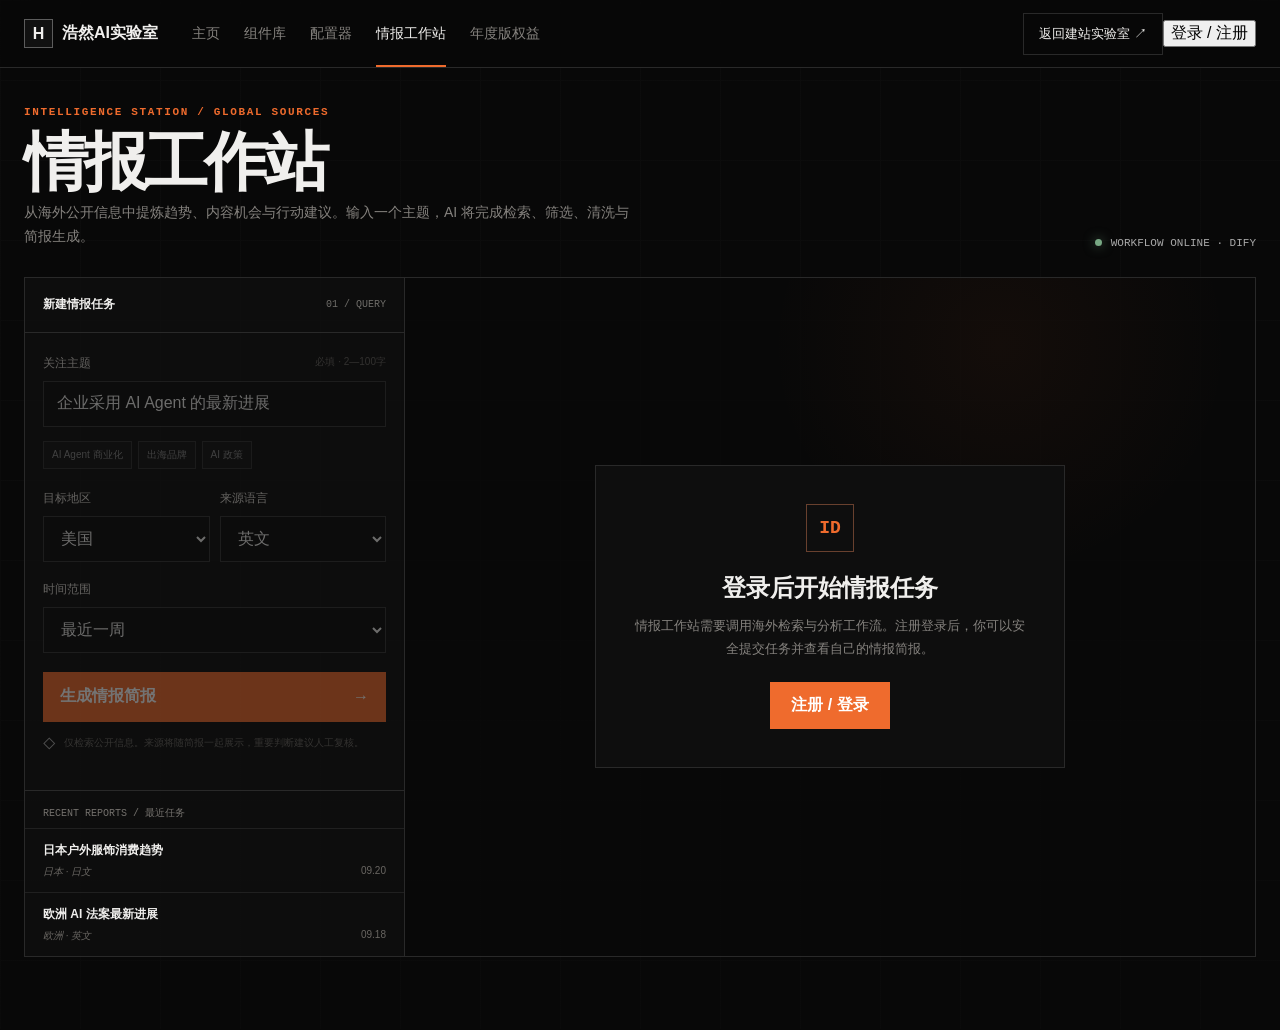
<file: intelligence.html>
<!doctype html>
<html lang="zh-CN">
<head>
  <meta charset="UTF-8">
  <meta name="viewport" content="width=device-width, initial-scale=1.0">
  <meta name="description" content="浩然AI实验室情报工作站：检索海外公开信息，生成行业情报与自媒体选题简报。">
  <title>情报工作站 · 浩然AI实验室</title>
  <link rel="stylesheet" href="auth.css">
  <style>
    :root{--bg:#080808;--panel:#101010;--panel2:#141414;--line:#292929;--text:#f0efed;--muted:#85827e;--accent:#ef6b2d;--accent2:#ff9a66;--ok:#78a884;--warn:#c79a59}*{box-sizing:border-box}html{background:var(--bg)}body{margin:0;color:var(--text);font-family:Inter,-apple-system,BlinkMacSystemFont,"PingFang SC","Microsoft YaHei",sans-serif;background-color:var(--bg);background-image:linear-gradient(rgba(8,8,8,.74),rgba(8,8,8,.84)),linear-gradient(#171717 1px,transparent 1px),linear-gradient(90deg,#171717 1px,transparent 1px);background-size:auto,80px 80px,80px 80px}button,input,select{font:inherit}.nav{height:68px;display:flex;align-items:center;padding:0 max(24px,calc((100vw - 1440px)/2));gap:34px;border-bottom:1px solid var(--line);background:rgba(8,8,8,.9);backdrop-filter:blur(16px);position:sticky;top:0;z-index:20}.brand{display:flex;align-items:center;gap:9px;color:var(--text);font-weight:780;text-decoration:none;white-space:nowrap}.brand i{display:grid;place-items:center;width:29px;height:29px;border:1px solid #5c5c5c;background:#111;font-style:normal;font:800 16px Arial}.navlinks{display:flex;align-items:stretch;height:100%;gap:24px}.navlinks a{display:flex;align-items:center;color:var(--muted);text-decoration:none;font-size:14px;white-space:nowrap}.navlinks a:hover,.navlinks a.active{color:var(--text);box-shadow:inset 0 -2px var(--accent)}.navright{margin-left:auto}.navright a{display:inline-flex;padding:11px 15px;border:1px solid var(--line);color:var(--text);text-decoration:none;font-size:13px}.shell{max-width:1440px;margin:auto;padding:38px 24px 72px}.topline{display:flex;align-items:flex-end;justify-content:space-between;gap:30px;margin-bottom:28px}.eyebrow{font:700 11px ui-monospace,SFMono-Regular,Consolas,monospace;letter-spacing:.15em;color:var(--accent)}h1{margin:12px 0 7px;font-size:clamp(38px,5vw,68px);line-height:1;letter-spacing:-.06em;font-weight:680}.topline p{max-width:610px;margin:0;color:var(--muted);line-height:1.7;font-size:14px}.system-state{display:flex;align-items:center;gap:9px;color:#aaa;font:11px ui-monospace,monospace;white-space:nowrap}.system-state i{width:7px;height:7px;border-radius:50%;background:var(--ok);box-shadow:0 0 12px rgba(120,168,132,.65)}.workspace{display:grid;grid-template-columns:380px minmax(0,1fr);border:1px solid var(--line);min-height:680px;background:rgba(8,8,8,.76)}.control{border-right:1px solid var(--line);background:rgba(14,14,14,.94);display:flex;flex-direction:column}.panel-head{height:55px;padding:0 18px;display:flex;align-items:center;justify-content:space-between;border-bottom:1px solid var(--line);font-size:12px}.panel-head span:first-child{font-weight:700}.panel-head small{color:#6f6d69;font:10px ui-monospace,monospace}.form{padding:22px 18px}.field{margin-bottom:19px}.field label{display:flex;justify-content:space-between;margin-bottom:9px;color:#d9d5cf;font-size:12px}.field label small{color:#65625e}.field input,.field select{width:100%;height:46px;border:1px solid #343434;border-radius:0;background:#0b0b0b;color:var(--text);padding:0 13px;outline:none}.field input:focus,.field select:focus{border-color:var(--accent);box-shadow:0 0 0 1px var(--accent)}.field input::placeholder{color:#56534f}.field-grid{display:grid;grid-template-columns:1fr 1fr;gap:10px}.chips{display:flex;gap:6px;flex-wrap:wrap;margin:-5px 0 21px}.chip{border:1px solid #303030;background:#121212;color:#888;padding:6px 8px;font-size:10px;cursor:pointer}.chip:hover{border-color:#68402e;color:#d5a78f}.run{width:100%;height:50px;border:1px solid var(--accent);background:var(--accent);color:#fff;font-weight:750;cursor:pointer;display:flex;justify-content:space-between;align-items:center;padding:0 16px}.run:hover{background:#ff7331}.run:disabled{opacity:.6;cursor:wait}.secure{display:flex;gap:9px;margin-top:13px;color:#686561;font-size:10px;line-height:1.5}.secure b{color:#aaa;font-size:12px}.history{margin-top:auto;border-top:1px solid var(--line)}.history-title{padding:15px 18px 8px;color:#74716d;font:10px ui-monospace,monospace}.history-item{width:100%;border:0;border-top:1px solid #202020;background:transparent;color:inherit;padding:13px 18px;text-align:left;cursor:pointer}.history-item:hover{background:#15120f}.history-item b{display:block;font-size:12px}.history-item span{display:flex;justify-content:space-between;margin-top:6px;color:#696662;font-size:10px}.main{min-width:0;display:flex;flex-direction:column;background:radial-gradient(circle at 70% 10%,rgba(239,107,45,.05),transparent 27%)}.empty{flex:1;display:grid;place-items:center;padding:40px}.empty-inner{max-width:540px;text-align:center}.radar{position:relative;width:116px;height:116px;border:1px solid #343434;border-radius:50%;margin:0 auto 28px;background:repeating-radial-gradient(circle,transparent 0 18px,#232323 19px 20px)}.radar:before,.radar:after{content:"";position:absolute;background:#343434}.radar:before{left:50%;top:0;width:1px;height:100%}.radar:after{top:50%;left:0;width:100%;height:1px}.radar i{position:absolute;inset:9px;border-radius:50%;background:conic-gradient(from 0deg,rgba(239,107,45,.45),transparent 27%);animation:scan 3s linear infinite}.radar b{position:absolute;width:5px;height:5px;border-radius:50%;background:var(--accent);left:68%;top:31%;box-shadow:0 0 10px var(--accent)}@keyframes scan{to{transform:rotate(360deg)}}.empty h2{font-size:24px;margin:0 0 12px}.empty p{color:var(--muted);line-height:1.8;font-size:13px}.abilities{display:grid;grid-template-columns:repeat(3,1fr);margin-top:28px;border:1px solid var(--line);text-align:left}.ability{padding:14px;border-right:1px solid var(--line)}.ability:last-child{border:0}.ability small{display:block;color:var(--accent);font:10px ui-monospace,monospace;margin-bottom:7px}.ability b{font-size:11px;font-weight:600}.loading,.result{display:none;flex:1}.loading.active,.result.active{display:flex}.loading{align-items:center;justify-content:center;flex-direction:column;padding:45px}.loading h2{margin:22px 0 8px}.loading>p{color:var(--muted);font-size:12px}.progress{width:min(520px,90%);margin-top:35px}.progress-line{height:2px;background:#252525;position:relative;margin:0 0 28px}.progress-line i{display:block;height:100%;width:8%;background:var(--accent);transition:width .5s}.stages{display:grid;grid-template-columns:repeat(5,1fr);gap:8px}.stage{text-align:center;color:#555;font-size:10px;line-height:1.4}.stage:before{content:"";display:block;width:7px;height:7px;border:1px solid #454545;margin:0 auto 8px;transform:rotate(45deg)}.stage.done{color:#b7b3ad}.stage.done:before{background:var(--accent);border-color:var(--accent)}.result{flex-direction:column}.result-bar{min-height:55px;padding:9px 18px;display:flex;align-items:center;gap:12px;border-bottom:1px solid var(--line)}.result-meta{display:flex;gap:7px;flex-wrap:wrap}.tag{padding:5px 8px;border:1px solid #343434;color:#989590;font-size:10px}.tag.good{border-color:#36513d;color:#91b49a;background:#101813}.result-actions{margin-left:auto;display:flex;gap:7px}.result-actions button{border:1px solid #343434;background:#111;color:#aaa;padding:7px 10px;font-size:11px;cursor:pointer}.result-actions button:hover{color:white;border-color:#666}.report{display:grid;grid-template-columns:minmax(0,1fr) 270px;flex:1;min-height:0}.article{padding:34px 38px;overflow:auto}.article .report-kicker{color:var(--accent);font:10px ui-monospace,monospace;letter-spacing:.12em}.article h2{font-size:30px;margin:12px 0 24px}.article h3{font-size:14px;margin:28px 0 13px;padding-top:18px;border-top:1px solid var(--line)}.article ol,.article ul{padding-left:20px}.article li{color:#bbb7b1;font-size:13px;line-height:1.8;margin:7px 0}.article li strong{color:#eee}.sources{border-left:1px solid var(--line);background:#0d0d0d;padding:18px}.sources h3{font-size:12px;margin:0 0 5px}.sources>p{color:#666;font-size:10px;margin:0 0 18px}.source{display:block;padding:13px 0;border-top:1px solid #242424;color:inherit;text-decoration:none}.source small{color:var(--accent);font:9px ui-monospace,monospace}.source b{display:block;margin:6px 0;color:#c8c4be;font-size:11px;line-height:1.45}.source span{color:#62605c;font-size:9px}.notice{margin-top:14px;padding:10px;border:1px solid #493821;background:#17130d;color:#a98b61;font-size:9px;line-height:1.5}.toast{position:fixed;right:24px;bottom:24px;padding:12px 16px;background:#eee;color:#151515;font-size:12px;transform:translateY(90px);opacity:0;transition:.25s}.toast.show{transform:none;opacity:1}@media(max-width:960px){.workspace{grid-template-columns:330px 1fr}.report{grid-template-columns:1fr}.sources{border-left:0;border-top:1px solid var(--line)}}@media(max-width:760px){.nav{padding:0 14px;gap:15px}.brand{font-size:0}.brand i{font-size:16px}.navlinks{gap:14px;overflow:auto}.navlinks a{font-size:11px}.navright{display:none}.shell{padding:28px 12px}.topline{display:block}.system-state{margin-top:14px}.workspace{display:block}.control{border-right:0}.history{display:none}.empty{min-height:500px;padding:30px 18px}.abilities{grid-template-columns:1fr}.ability{border-right:0;border-bottom:1px solid var(--line)}.ability:last-child{border-bottom:0}.field-grid{grid-template-columns:1fr}.article{padding:26px 20px}.result-bar{align-items:flex-start;flex-wrap:wrap}.result-actions{width:100%;margin-left:0}}
    .access-gate{display:none;flex:1;place-items:center;padding:40px}.access-gate-inner{max-width:470px;padding:38px;border:1px solid var(--line);background:#0e0e0e;text-align:center}.access-gate-mark{width:48px;height:48px;display:grid;place-items:center;margin:0 auto 20px;border:1px solid #68402e;color:var(--accent);font:700 18px ui-monospace,monospace}.access-gate h2{margin:0 0 10px;font-size:24px}.access-gate p{margin:0 0 22px;color:var(--muted);font-size:13px;line-height:1.8}.access-gate button{border:1px solid var(--accent);background:var(--accent);color:#fff;padding:12px 20px;font-weight:700;cursor:pointer}body.visitor .access-gate{display:grid}body.visitor #emptyState,body.visitor #loadingState,body.visitor #resultState{display:none!important}body.visitor .form{opacity:.42;pointer-events:none}.error-box{display:none;margin:18px;padding:13px;border:1px solid #67402e;background:#1a100c;color:#e4a17d;font-size:12px;line-height:1.6}.error-box.show{display:block}.report-content{color:#bbb7b1;font-size:13px;line-height:1.85;white-space:pre-wrap}.report-content h1,.report-content h2,.report-content h3{color:var(--text);white-space:normal}.report-content h1{font-size:27px}.report-content h2{font-size:20px;margin-top:28px}.report-content h3{font-size:15px;margin-top:24px}.nav .auth-pill{order:3;margin-left:0!important;border-radius:0!important;border-color:#3b3835!important;background:#101010!important}.nav .auth-pill-name{color:var(--text)!important;font-size:11px}.nav .auth-pill-out{border-radius:0!important;background:transparent!important;color:var(--muted)!important}.trial #loginEntry,.paid #loginEntry{display:none!important}.auth-overlay{background:rgba(0,0,0,.75)!important}.auth-card{border-radius:0!important;background:#121212!important;color:var(--text)!important}.auth-title,.auth-field label{color:var(--text)!important}.auth-sub,.auth-tab{color:var(--muted)!important}.auth-field input{border-radius:0!important;background:#0c0c0c!important;color:var(--text)!important}.auth-btn{border-radius:0!important;background:var(--accent)!important}
    @media(prefers-reduced-motion:reduce){.radar i{animation:none}}
  </style>
</head>
<body class="visitor">
  <nav class="nav navbar">
    <a class="brand" href="index.html"><i>H</i>浩然AI实验室</a>
    <div class="navlinks"><a href="index.html#home">主页</a><a href="index.html#library">组件库</a><a href="index.html#configurator">配置器</a><a class="active" href="intelligence.html">情报工作站</a><a href="index.html#annual">年度版权益</a></div>
    <div class="navright"><a href="index.html">返回建站实验室 ↗</a><button id="loginEntry" type="button" onclick="window.__auth&&window.__auth.show()">登录 / 注册</button></div>
  </nav>
  <main class="shell">
    <header class="topline"><div><div class="eyebrow">INTELLIGENCE STATION / GLOBAL SOURCES</div><h1>情报工作站</h1><p>从海外公开信息中提炼趋势、内容机会与行动建议。输入一个主题，AI 将完成检索、筛选、清洗与简报生成。</p></div><div class="system-state"><i></i> WORKFLOW ONLINE · DIFY</div></header>
    <section class="workspace">
      <aside class="control">
        <div class="panel-head"><span>新建情报任务</span><small>01 / QUERY</small></div>
        <form class="form" id="queryForm">
          <div class="field"><label for="topic">关注主题 <small>必填 · 2—100字</small></label><input id="topic" value="企业采用 AI Agent 的最新进展" placeholder="例如：冲锋衣、欧盟人工智能监管" required minlength="2" maxlength="100"></div>
          <div class="chips"><button type="button" class="chip" data-topic="AI Agent 商业化">AI Agent 商业化</button><button type="button" class="chip" data-topic="出海品牌新趋势">出海品牌</button><button type="button" class="chip" data-topic="欧盟人工智能监管">AI 政策</button></div>
          <div class="field-grid"><div class="field"><label for="market">目标地区</label><select id="market"><option>全球</option><option selected>美国</option><option>加拿大</option><option>英国</option><option>欧洲</option><option>日本</option><option>韩国</option><option>东南亚</option><option>中东</option><option>拉丁美洲</option></select></div><div class="field"><label for="language">来源语言</label><select id="language"><option>自动判断</option><option selected>英文</option><option>日文</option><option>韩文</option><option>西班牙文</option><option>不限</option></select></div></div>
          <div class="field"><label for="timeRange">时间范围</label><select id="timeRange"><option>最近24小时</option><option selected>最近一周</option><option>最近一个月</option><option>最近三个月</option><option>时间不限</option></select></div>
          <button class="run" id="runButton" type="submit"><span>生成情报简报</span><b>→</b></button>
          <div class="secure"><b>◇</b><span>仅检索公开信息。来源将随简报一起展示，重要判断建议人工复核。</span></div>
        </form>
        <div class="history"><div class="history-title">RECENT REPORTS / 最近任务</div><button class="history-item" type="button"><b>日本户外服饰消费趋势</b><span><em>日本 · 日文</em><time>09.20</time></span></button><button class="history-item" type="button"><b>欧洲 AI 法案最新进展</b><span><em>欧洲 · 英文</em><time>09.18</time></span></button></div>
      </aside>
      <section class="main">
        <div class="access-gate"><div class="access-gate-inner"><div class="access-gate-mark">ID</div><h2>登录后开始情报任务</h2><p>情报工作站需要调用海外检索与分析工作流。注册登录后，你可以安全提交任务并查看自己的情报简报。</p><button type="button" onclick="window.__auth&&window.__auth.show()">注册 / 登录</button></div></div>
        <div class="error-box" id="errorBox"></div>
        <div class="empty" id="emptyState"><div class="empty-inner"><div class="radar"><i></i><b></b></div><h2>从一个值得追踪的问题开始</h2><p>工作站会规划海外检索路径，过滤无效网页与低质量来源，最后输出一份可直接用于选题会的中文简报。</p><div class="abilities"><div class="ability"><small>01 / DISCOVER</small><b>发现关键变化</b></div><div class="ability"><small>02 / VERIFY</small><b>保留实际来源</b></div><div class="ability"><small>03 / CREATE</small><b>转化内容选题</b></div></div></div></div>
        <div class="loading" id="loadingState"><div class="radar"><i></i><b></b></div><h2 id="loadingTitle">正在理解主题…</h2><p>一次深度检索通常需要 1—3 分钟，请不要关闭页面。</p><div class="progress"><div class="progress-line"><i id="progressFill"></i></div><div class="stages" id="stages"><div class="stage">理解<br>主题</div><div class="stage">海外<br>检索</div><div class="stage">筛选<br>来源</div><div class="stage">抓取<br>清洗</div><div class="stage">生成<br>简报</div></div></div></div>
        <div class="result" id="resultState">
          <div class="result-bar"><div class="result-meta"><span class="tag good">● 已完成</span><span class="tag" id="resultMarket"></span><span class="tag" id="resultTime"></span><span class="tag" id="sourceCount"></span></div><div class="result-actions"><button type="button" data-action="copy">复制简报</button><button type="button" data-action="export">导出 Markdown</button><button type="button" data-action="reset">重新生成</button></div></div>
          <div class="report"><article class="article" id="reportText"><div class="report-kicker" id="reportDate"></div><h2 id="reportTitle"></h2><div class="report-content" id="reportBody"></div></article><aside class="sources"><h3>信息来源</h3><p>已清洗并参与本次简报</p><div id="sourceList"></div><div class="notice">来源较少时，系统会降低结论确定性并明确提示，不会用推测补齐事实。</div></aside></div>
        </div>
      </section>
    </section>
  </main>
  <div class="toast" id="toast">简报已复制</div>
  <script src="auth.js"></script>
  <script>
    const form=document.getElementById('queryForm'),empty=document.getElementById('emptyState'),loading=document.getElementById('loadingState'),result=document.getElementById('resultState'),button=document.getElementById('runButton');
    document.querySelectorAll('[data-topic]').forEach(x=>x.onclick=()=>document.getElementById('topic').value=x.dataset.topic);
    let lastReport='';
    form.addEventListener('submit',async e=>{e.preventDefault();const errorBox=document.getElementById('errorBox');errorBox.classList.remove('show');let token=window.__auth&&await window.__auth.ensureSession();if(!token){window.__auth&&window.__auth.show();return}const query={topic:document.getElementById('topic').value.trim(),timeRange:document.getElementById('timeRange').value,targetMarket:document.getElementById('market').value,sourceLanguage:document.getElementById('language').value};empty.style.display='none';result.classList.remove('active');loading.classList.add('active');button.disabled=true;const labels=['任务已进入队列…','正在检索海外公开信息…','正在筛选可信来源…','正在抓取并清洗网页…','正在生成情报简报…'],fill=document.getElementById('progressFill'),stages=[...document.querySelectorAll('.stage')];let stage=0;const timer=setInterval(()=>{stage=Math.min(stage+1,4);document.getElementById('loadingTitle').textContent=labels[stage];fill.style.width=((stage+1)*20)+'%';stages.forEach((s,n)=>s.classList.toggle('done',n<=stage))},12000);document.getElementById('loadingTitle').textContent=labels[0];fill.style.width='20%';stages.forEach((s,n)=>s.classList.toggle('done',n===0));try{const endpoint='https://ysslreesusynfbrgxnew.supabase.co/functions/v1/dify-intelligence',call=async body=>{const response=await fetch(endpoint,{method:'POST',headers:{'Content-Type':'application/json','Authorization':'Bearer '+token},body:JSON.stringify(body)}),data=await response.json().catch(()=>({}));if(!response.ok||!data.success)throw {status:response.status,code:data.code,message:data.message||'情报任务执行失败，请稍后重试。'};return data};const started=await call({action:'start',...query});const deadline=Date.now()+25*60*1000;let data=started;while(['queued','running'].includes(data.status)&&Date.now()<deadline){await new Promise(resolve=>setTimeout(resolve,6000));data=await call({action:'status',jobId:started.jobId})}if(data.status!=='completed')throw {message:'任务仍在后台运行，请稍后重新查看。'};data.query=query;lastReport=data.report;renderResult(data);loading.classList.remove('active');result.classList.add('active')}catch(error){loading.classList.remove('active');empty.style.display='grid';errorBox.textContent=error&&error.message?error.message:(error&&error.status===401?'登录状态已失效，请重新登录。':'情报分析服务暂时不可用，请稍后重试。');errorBox.classList.add('show');if(error&&error.status===401)window.__auth&&window.__auth.show()}finally{clearInterval(timer);button.disabled=false}});
    function renderResult(data){document.getElementById('reportTitle').textContent=data.query.topic;document.getElementById('resultMarket').textContent=data.query.targetMarket;document.getElementById('resultTime').textContent=data.query.timeRange;document.getElementById('sourceCount').textContent=(data.validSourceCount||0)+' 个有效来源';document.getElementById('reportDate').textContent='INTELLIGENCE BRIEF / '+new Date(data.createdAt||Date.now()).toLocaleDateString('zh-CN').replaceAll('/','.');document.getElementById('reportBody').textContent=data.report;const list=document.getElementById('sourceList');list.innerHTML='';(data.sources||[]).forEach((source,index)=>{const link=document.createElement('a');link.className='source';link.href=source.url;link.target='_blank';link.rel='noopener noreferrer';const no=document.createElement('small');no.textContent='SOURCE / '+String(index+1).padStart(2,'0');const title=document.createElement('b');title.textContent=source.title||source.domain||'信息来源';const meta=document.createElement('span');meta.textContent=[source.domain,source.estimated_date].filter(Boolean).join(' · ')+' ↗';link.append(no,title,meta);list.appendChild(link)})}
    document.querySelector('[data-action="reset"]').onclick=()=>{result.classList.remove('active');empty.style.display='grid';document.getElementById('topic').focus()};
    document.querySelector('[data-action="copy"]').onclick=async()=>{await navigator.clipboard?.writeText(lastReport);showToast('简报已复制')};
    document.querySelector('[data-action="export"]').onclick=()=>{if(!lastReport)return;const blob=new Blob([lastReport],{type:'text/markdown;charset=utf-8'}),url=URL.createObjectURL(blob),a=document.createElement('a');a.href=url;a.download=(document.getElementById('reportTitle').textContent||'情报简报')+'.md';a.click();URL.revokeObjectURL(url)};
    function showToast(text){const t=document.getElementById('toast');t.textContent=text;t.classList.add('show');setTimeout(()=>t.classList.remove('show'),1800)}
  </script>
</body>
</html>
</file>
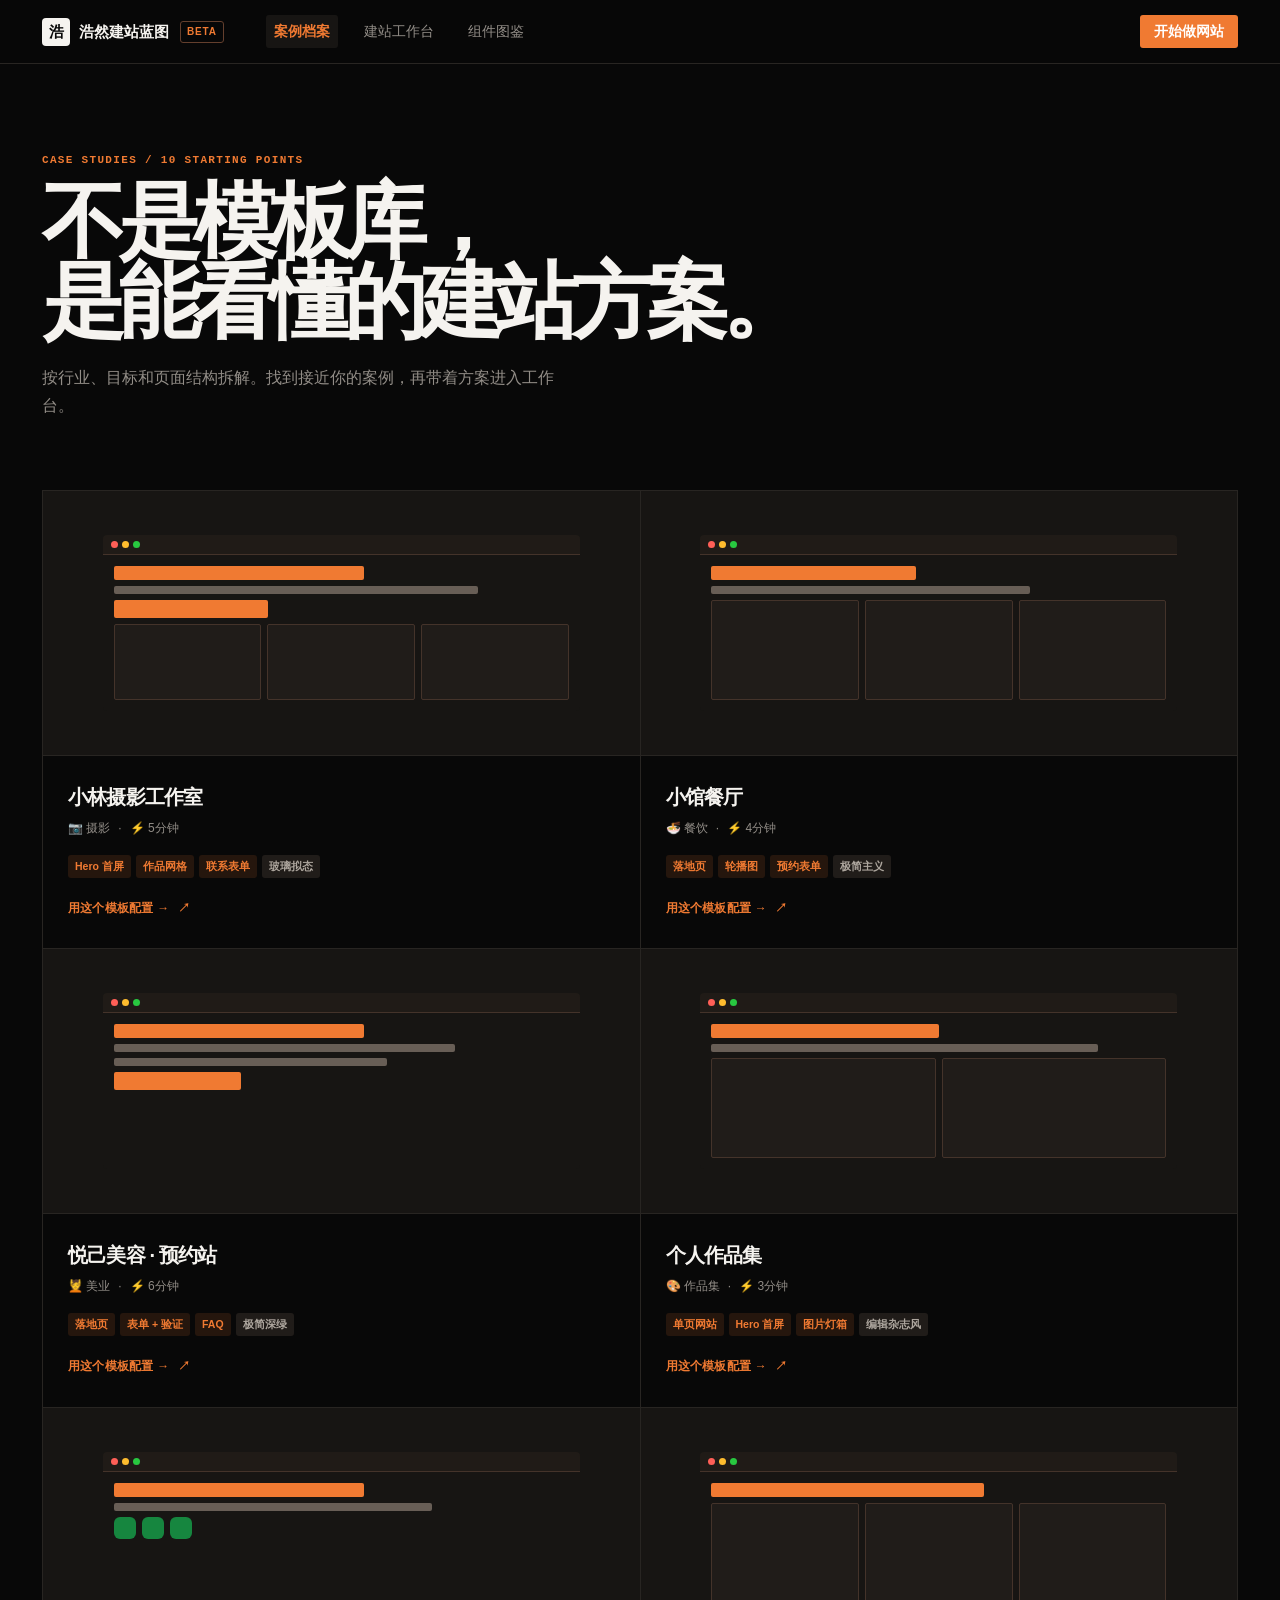
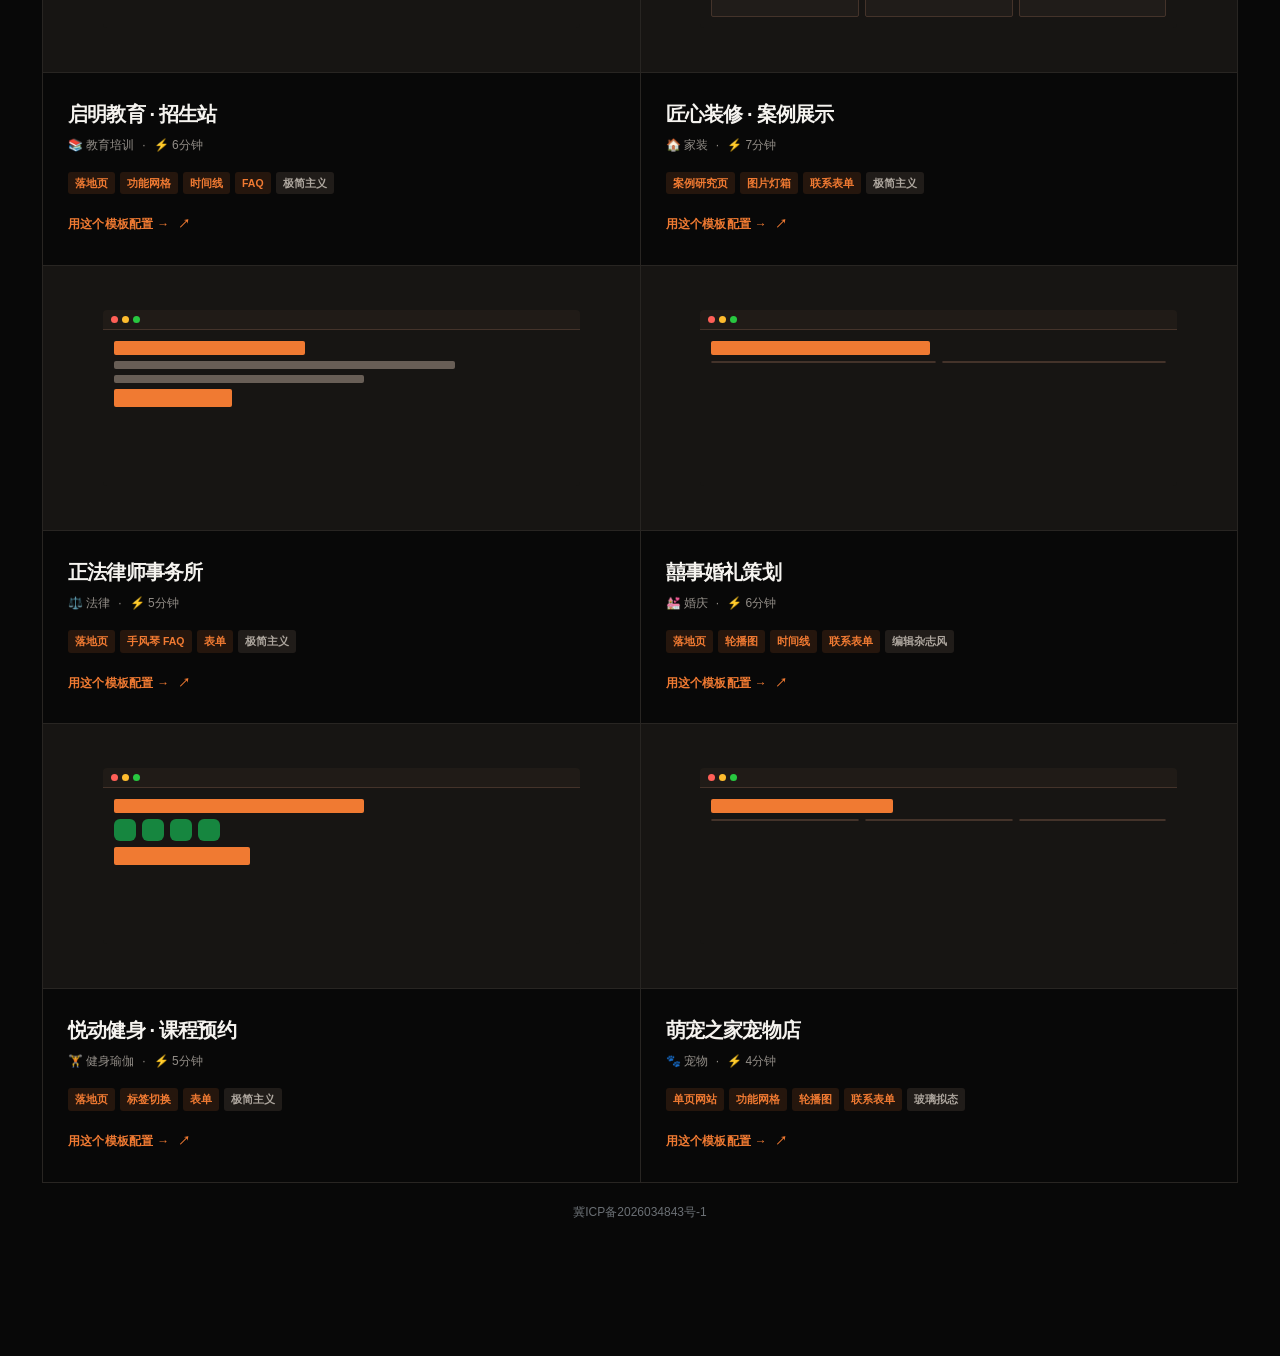
<file: showcase.html>
<!DOCTYPE html>
<html lang="zh-CN">
<head>
<meta charset="UTF-8">
<meta name="viewport" content="width=device-width, initial-scale=1.0">
<title>案例档案 · 浩然建站蓝图</title>
<style>
  :root{
    --green:#16A34A; --green2:#15803D; --green-soft:#E7F6EC; --green-softer:#F1FAF4;
    --bg:#F6F7F6; --text:#1A1D1B; --muted:#6B7280; --faint:#9CA3AF; --border:#E5E7E5;
    --shadow:0 8px 24px -14px rgba(0,0,0,.12);
  }
  *{margin:0;padding:0;box-sizing:border-box;}
  body{font-family:-apple-system,BlinkMacSystemFont,"PingFang SC","Microsoft YaHei",sans-serif;background:var(--bg);color:var(--text);font-size:14px;line-height:1.6;-webkit-font-smoothing:antialiased;}
  a{text-decoration:none;color:inherit;} button{font-family:inherit;cursor:pointer;border:none;background:none;color:inherit;}
  .navbar{position:sticky;top:0;z-index:100;height:56px;background:rgba(255,255,255,.85);backdrop-filter:blur(12px);border-bottom:1px solid #E5E7E5;display:flex;align-items:center;gap:16px;padding:0 20px;}
  .logo{display:flex;align-items:center;gap:9px;font-weight:800;font-size:15px;color:#1A1D1B;}
  .logo .sq{width:28px;height:28px;border-radius:7px;background:#16A34A;color:#fff;display:flex;align-items:center;justify-content:center;font-size:15px;font-weight:800;}
  .logo .beta{font-size:10px;font-weight:700;color:#16A34A;background:#E7F6EC;padding:2px 6px;border-radius:6px;margin-left:2px;}
  .nav-links{display:flex;gap:4px;margin-left:8px;}
  .nav-links a{font-size:13.5px;color:#6B7280;padding:6px 12px;border-radius:8px;font-weight:500;transition:.15s;}
  .nav-links a:hover{color:#16A34A;background:#E7F6EC;}
  .nav-links a.active{color:#16A34A;background:#E7F6EC;font-weight:600;}
  .nav-right{margin-left:auto;}
  .btn-primary{background:#16A34A;color:#fff;padding:8px 16px;border-radius:8px;font-weight:700;font-size:13.5px;transition:.15s;}
  .btn-primary:hover{background:#15803D;}

  .page{max-width:1040px;margin:0 auto;padding:40px 24px 70px;}
  .hero{text-align:center;margin-bottom:36px;}
  .hero h1{font-size:28px;font-weight:800;letter-spacing:-.02em;color:#1A1D1B;}
  .hero p{color:#6B7280;margin-top:8px;font-size:14px;}

  .grid{display:grid;grid-template-columns:repeat(2,1fr);gap:22px;}
  .case{background:#FFFFFF;border:1px solid #E5E7E5;border-radius:16px;overflow:hidden;box-shadow:0 8px 24px -14px rgba(0,0,0,.12);transition:.2s;}
  .case:hover{transform:translateY(-3px);box-shadow:0 12px 30px rgba(0,0,0,.15);}
  .shot{height:190px;position:relative;display:flex;align-items:center;justify-content:center;overflow:hidden;}
  .shot .mini{width:78%;height:145px;background:#FFFFFF;border-radius:10px;box-shadow:0 6px 20px rgba(0,0,0,.12);overflow:hidden;display:flex;flex-direction:column;}
  .shot .mini .mbar{height:20px;background:#F1F2F4;border-bottom:1px solid #E5E7E5;display:flex;align-items:center;gap:4px;padding:0 8px;}
  .shot .mini .mbar i{width:7px;height:7px;border-radius:50%;display:inline-block;}
  .shot .mini .mbody{flex:1;display:flex;flex-direction:column;gap:6px;padding:11px;}
  .shot .mini .mline{height:8px;border-radius:5px;background:#E5E7E5;}
  .shot .mini .mtitle{height:14px;width:55%;border-radius:5px;background:#16A34A;}
  .shot .mini .mbtn{height:18px;width:34%;border-radius:5px;background:#16A34A;}
  .shot .mini .mcards{display:flex;gap:6px;flex:1;}
  .shot .mini .mcard{flex:1;border-radius:6px;background:#F6F7F6;border:1px solid #E5E7E5;}
  .shot .mini .micon{width:22px;height:22px;border-radius:6px;background:#16A34A;opacity:.8;}
  .shot .mini .mrow{display:flex;gap:6px;}

  .shot.bg-glass{background:linear-gradient(135deg,#E7F6EC,#D1FAE5,#E0F2FE);}
  .shot.bg-minimal{background:#F6F7F6;}
  .shot.bg-green{background:linear-gradient(135deg,#E7F6EC,#D1FAE5);}
  .shot.bg-editorial{background:linear-gradient(135deg,#F1FAF4,#ECFEFF);}
  .shot.bg-warm{background:linear-gradient(135deg,#FEF3C7,#FDE68A);}
  .shot.bg-blue{background:linear-gradient(135deg,#DBEAFE,#E7F6EC);}

  .case .info{padding:16px 18px 20px;}
  .case .info h3{font-size:16px;font-weight:800;color:#1A1D1B;}
  .case .meta{display:flex;align-items:center;gap:8px;margin-top:6px;font-size:12px;color:#9CA3AF;}
  .case .tags{display:flex;flex-wrap:wrap;gap:6px;margin-top:12px;}
  .tag{font-size:11px;font-weight:600;padding:3px 9px;border-radius:20px;background:#E7F6EC;color:#16A34A;}
  .tag.style{background:#F1F2F4;color:#6B7280;}
  .case .cta{display:inline-flex;align-items:center;gap:5px;margin-top:14px;font-size:13px;font-weight:600;color:#16A34A;}

  @media (max-width:720px){ .grid{grid-template-columns:1fr;} .hero h1{font-size:23px;} }
</style>
<link rel="stylesheet" href="auth.css">
<link rel="stylesheet" href="chat.css">
</head>
<body>
<nav class="navbar">
  <div class="logo"><span class="sq">浩</span>浩然建站蓝图<span class="beta">BETA</span></div>
  <div class="nav-links">
    <a href="showcase.html" class="active">案例档案</a>
    <a href="index.html">建站工作台</a>
    <a href="library.html">组件图鉴</a>
  </div>
  <div class="nav-right"><a class="btn-primary" href="index.html">开始做网站</a></div>
</nav>

<div class="page">
  <div class="hero">
    <div class="archive-kicker">CASE STUDIES / 10 STARTING POINTS</div><h1>不是模板库，<br>是能看懂的建站方案。</h1>
    <p>按行业、目标和页面结构拆解。找到接近你的案例，再带着方案进入工作台。</p>
  </div>

  <div class="grid">
    <div class="case">
      <div class="shot bg-glass">
        <div class="mini"><div class="mbar"><i style="background:#FF5F57"></i><i style="background:#FEBC2E"></i><i style="background:#28C840"></i></div>
          <div class="mbody"><div class="mtitle"></div><div class="mline" style="width:80%"></div><div class="mbtn"></div><div class="mcards"><div class="mcard"></div><div class="mcard"></div><div class="mcard"></div></div></div>
        </div>
      </div>
      <div class="info">
        <h3>小林摄影工作室</h3>
        <div class="meta"><span>📷 摄影</span><span>·</span><span>⚡ 5分钟</span></div>
        <div class="tags"><span class="tag">Hero 首屏</span><span class="tag">作品网格</span><span class="tag">联系表单</span><span class="tag style">玻璃拟态</span></div>
        <a class="cta" href="index.html">用这个模板配置 →</a>
      </div>
    </div>

    <div class="case">
      <div class="shot bg-minimal">
        <div class="mini"><div class="mbar"><i style="background:#FF5F57"></i><i style="background:#FEBC2E"></i><i style="background:#28C840"></i></div>
          <div class="mbody"><div class="mtitle" style="width:45%"></div><div class="mline" style="width:70%"></div><div class="mcards"><div class="mcard"></div><div class="mcard"></div><div class="mcard"></div></div></div>
        </div>
      </div>
      <div class="info">
        <h3>小馆餐厅</h3>
        <div class="meta"><span>🍜 餐饮</span><span>·</span><span>⚡ 4分钟</span></div>
        <div class="tags"><span class="tag">落地页</span><span class="tag">轮播图</span><span class="tag">预约表单</span><span class="tag style">极简主义</span></div>
        <a class="cta" href="index.html">用这个模板配置 →</a>
      </div>
    </div>

    <div class="case">
      <div class="shot bg-green">
        <div class="mini"><div class="mbar"><i style="background:#FF5F57"></i><i style="background:#FEBC2E"></i><i style="background:#28C840"></i></div>
          <div class="mbody"><div class="mtitle"></div><div class="mline" style="width:75%"></div><div class="mline" style="width:60%"></div><div class="mbtn" style="width:28%"></div></div>
        </div>
      </div>
      <div class="info">
        <h3>悦己美容 · 预约站</h3>
        <div class="meta"><span>💆 美业</span><span>·</span><span>⚡ 6分钟</span></div>
        <div class="tags"><span class="tag">落地页</span><span class="tag">表单 + 验证</span><span class="tag">FAQ</span><span class="tag style">极简深绿</span></div>
        <a class="cta" href="index.html">用这个模板配置 →</a>
      </div>
    </div>

    <div class="case">
      <div class="shot bg-editorial">
        <div class="mini"><div class="mbar"><i style="background:#FF5F57"></i><i style="background:#FEBC2E"></i><i style="background:#28C840"></i></div>
          <div class="mbody"><div class="mtitle" style="width:50%"></div><div class="mline" style="width:85%"></div><div class="mcards"><div class="mcard"></div><div class="mcard"></div></div></div>
        </div>
      </div>
      <div class="info">
        <h3>个人作品集</h3>
        <div class="meta"><span>🎨 作品集</span><span>·</span><span>⚡ 3分钟</span></div>
        <div class="tags"><span class="tag">单页网站</span><span class="tag">Hero 首屏</span><span class="tag">图片灯箱</span><span class="tag style">编辑杂志风</span></div>
        <a class="cta" href="index.html">用这个模板配置 →</a>
      </div>
    </div>

    <div class="case">
      <div class="shot bg-blue">
        <div class="mini"><div class="mbar"><i style="background:#FF5F57"></i><i style="background:#FEBC2E"></i><i style="background:#28C840"></i></div>
          <div class="mbody"><div class="mtitle"></div><div class="mline" style="width:70%"></div><div class="mrow"><div class="micon"></div><div class="micon"></div><div class="micon"></div></div></div>
        </div>
      </div>
      <div class="info">
        <h3>启明教育 · 招生站</h3>
        <div class="meta"><span>📚 教育培训</span><span>·</span><span>⚡ 6分钟</span></div>
        <div class="tags"><span class="tag">落地页</span><span class="tag">功能网格</span><span class="tag">时间线</span><span class="tag">FAQ</span><span class="tag style">极简主义</span></div>
        <a class="cta" href="index.html">用这个模板配置 →</a>
      </div>
    </div>

    <div class="case">
      <div class="shot bg-green">
        <div class="mini"><div class="mbar"><i style="background:#FF5F57"></i><i style="background:#FEBC2E"></i><i style="background:#28C840"></i></div>
          <div class="mbody"><div class="mtitle" style="width:60%"></div><div class="mcards"><div class="mcard"></div><div class="mcard"></div><div class="mcard"></div></div></div>
        </div>
      </div>
      <div class="info">
        <h3>匠心装修 · 案例展示</h3>
        <div class="meta"><span>🏠 家装</span><span>·</span><span>⚡ 7分钟</span></div>
        <div class="tags"><span class="tag">案例研究页</span><span class="tag">图片灯箱</span><span class="tag">联系表单</span><span class="tag style">极简主义</span></div>
        <a class="cta" href="index.html">用这个模板配置 →</a>
      </div>
    </div>

    <div class="case">
      <div class="shot bg-minimal">
        <div class="mini"><div class="mbar"><i style="background:#FF5F57"></i><i style="background:#FEBC2E"></i><i style="background:#28C840"></i></div>
          <div class="mbody"><div class="mtitle" style="width:42%"></div><div class="mline" style="width:75%"></div><div class="mline" style="width:55%"></div><div class="mbtn" style="width:26%"></div></div>
        </div>
      </div>
      <div class="info">
        <h3>正法律师事务所</h3>
        <div class="meta"><span>⚖️ 法律</span><span>·</span><span>⚡ 5分钟</span></div>
        <div class="tags"><span class="tag">落地页</span><span class="tag">手风琴 FAQ</span><span class="tag">表单</span><span class="tag style">极简主义</span></div>
        <a class="cta" href="index.html">用这个模板配置 →</a>
      </div>
    </div>

    <div class="case">
      <div class="shot bg-warm">
        <div class="mini"><div class="mbar"><i style="background:#FF5F57"></i><i style="background:#FEBC2E"></i><i style="background:#28C840"></i></div>
          <div class="mbody"><div class="mtitle" style="width:48%"></div><div class="mrow"><div class="mcard"></div><div class="mcard"></div></div></div>
        </div>
      </div>
      <div class="info">
        <h3>囍事婚礼策划</h3>
        <div class="meta"><span>💒 婚庆</span><span>·</span><span>⚡ 6分钟</span></div>
        <div class="tags"><span class="tag">落地页</span><span class="tag">轮播图</span><span class="tag">时间线</span><span class="tag">联系表单</span><span class="tag style">编辑杂志风</span></div>
        <a class="cta" href="index.html">用这个模板配置 →</a>
      </div>
    </div>

    <div class="case">
      <div class="shot bg-green">
        <div class="mini"><div class="mbar"><i style="background:#FF5F57"></i><i style="background:#FEBC2E"></i><i style="background:#28C840"></i></div>
          <div class="mbody"><div class="mtitle"></div><div class="mrow"><div class="micon"></div><div class="micon"></div><div class="micon"></div><div class="micon"></div></div><div class="mbtn" style="width:30%"></div></div>
        </div>
      </div>
      <div class="info">
        <h3>悦动健身 · 课程预约</h3>
        <div class="meta"><span>🏋️ 健身瑜伽</span><span>·</span><span>⚡ 5分钟</span></div>
        <div class="tags"><span class="tag">落地页</span><span class="tag">标签切换</span><span class="tag">表单</span><span class="tag style">极简主义</span></div>
        <a class="cta" href="index.html">用这个模板配置 →</a>
      </div>
    </div>

    <div class="case">
      <div class="shot bg-glass">
        <div class="mini"><div class="mbar"><i style="background:#FF5F57"></i><i style="background:#FEBC2E"></i><i style="background:#28C840"></i></div>
          <div class="mbody"><div class="mtitle" style="width:40%"></div><div class="mrow"><div class="mcard"></div><div class="mcard"></div><div class="mcard"></div></div></div>
        </div>
      </div>
      <div class="info">
        <h3>萌宠之家宠物店</h3>
        <div class="meta"><span>🐾 宠物</span><span>·</span><span>⚡ 4分钟</span></div>
        <div class="tags"><span class="tag">单页网站</span><span class="tag">功能网格</span><span class="tag">轮播图</span><span class="tag">联系表单</span><span class="tag style">玻璃拟态</span></div>
        <a class="cta" href="index.html">用这个模板配置 →</a>
      </div>
    </div>
  </div>
  <footer style="text-align:center;padding:20px 16px 8px;font-size:12px;color:#6B7075;"><a href="https://beian.miit.gov.cn/" target="_blank" rel="noopener" style="color:#6B7075;text-decoration:none;">冀ICP备2026034843号-1</a></footer>
</div>
<style>
  /* 案例预览弹窗 */
  .coverlay{position:fixed;inset:0;background:rgba(0,0,0,.65);backdrop-filter:blur(8px);z-index:1500;display:none;align-items:center;justify-content:center;padding:20px;}
  .coverlay.show{display:flex;}
  .cmodal{width:min(820px,96vw);height:min(660px,90vh);background:#FFFFFF;border:1px solid #E5E7E5;border-radius:16px;display:flex;flex-direction:column;overflow:hidden;box-shadow:0 20px 60px rgba(0,0,0,.25);}
  .cmodal-head{display:flex;align-items:center;justify-content:space-between;padding:12px 16px;background:#F6F7F6;border-bottom:1px solid #E5E7E5;flex-shrink:0;}
  .cmodal-head b{font-weight:700;color:#1A1D1B;font-size:15px;}
  .cmodal-head button{background:none;border:none;color:#6B7280;font-size:22px;cursor:pointer;line-height:1;padding:0 4px;}
  .c-browser{flex:1;display:flex;flex-direction:column;overflow:hidden;}
  .c-browser-bar{display:flex;align-items:center;gap:10px;padding:8px 14px;background:#F1F2F4;border-bottom:1px solid #E5E7E5;flex-shrink:0;}
  .c-browser-bar .dots{display:flex;gap:5px;}
  .c-browser-bar .dot{width:10px;height:10px;border-radius:50%;}
  .c-browser-bar .addr{flex:1;max-width:340px;margin:0 auto;background:#FFFFFF;border-radius:6px;padding:3px 12px;font-size:12px;color:#6B7280;text-align:center;}
  .c-body{flex:1;overflow-y:auto;background:#fff;color:#1A1A1A;}
  .cm-hero{background:linear-gradient(135deg,#E8F5E9,#F0FDF4);padding:44px 36px;text-align:center;border-bottom:1px solid #E9E8E1;}
  .cm-badge{display:inline-block;font-size:12px;font-weight:700;color:#1B4332;background:#D1FAE5;padding:4px 12px;border-radius:999px;margin-bottom:12px;}
  .cm-hero h1{font-size:28px;font-weight:800;color:#111;margin-bottom:6px;letter-spacing:-.02em;}
  .cm-hero p{font-size:14px;color:#555;margin-bottom:18px;}
  .cm-btns{display:flex;gap:10px;justify-content:center;}
  .cm-btn{background:#1B4332;color:#fff;padding:9px 18px;border-radius:8px;font-size:13px;font-weight:600;}
  .cm-btn.ghost{background:#fff;color:#1B4332;border:1px solid #1B4332;}
  .cm-sec{padding:30px 36px;}
  .cm-sec h2{font-size:18px;font-weight:800;color:#111;margin-bottom:16px;text-align:center;}
  .cm-grid{display:grid;grid-template-columns:repeat(3,1fr);gap:14px;}
  .cm-cell{background:#F6F6F1;border:1px solid #E9E8E1;border-radius:12px;padding:18px 14px;text-align:center;}
  .cm-cell span{font-size:26px;display:block;margin-bottom:8px;}
  .cm-cell b{display:block;font-size:13.5px;color:#111;margin-bottom:3px;}
  .cm-cell i{font-size:12px;color:#777;font-style:normal;}
  .cm-footer{background:#111;color:#bbb;text-align:center;padding:16px;font-size:12px;}
  .cm-sec{background:#fff;padding:28px 34px;border-bottom:1px solid #EEE;}
  .cm-sec.alt{background:#F6F6F1;}
  .cm-sec h2{font-size:18px;font-weight:800;color:#111;margin-bottom:16px;text-align:center;}
  .cm-gallery{display:grid;grid-template-columns:repeat(3,1fr);gap:10px;}
  .cm-photo{height:88px;border-radius:10px;display:flex;align-items:center;justify-content:center;font-size:30px;color:#fff;background:linear-gradient(135deg,#9CA3AF,#6B7280);}
  .cm-list{border:1px solid #E9E8E1;border-radius:12px;overflow:hidden;}
  .cm-list-item{display:flex;justify-content:space-between;align-items:center;padding:13px 18px;border-bottom:1px solid #E9E8E1;font-size:14px;color:#111;}
  .cm-list-item:last-child{border-bottom:none;}
  .cm-list-item b{font-weight:700;}
  .cm-list-item .price{color:#1B4332;font-weight:700;}
  .cm-timeline{border-left:2px solid #D1FAE5;margin-left:10px;padding-left:22px;}
  .cm-tl-item{position:relative;padding-bottom:20px;}
  .cm-tl-item:last-child{padding-bottom:0;}
  .cm-tl-item::before{content:'';position:absolute;left:-28px;top:5px;width:12px;height:12px;border-radius:50%;background:#1B4332;}
  .cm-tl-item b{display:block;font-size:14px;color:#111;}
  .cm-tl-item span{font-size:12.5px;color:#777;}
  .cm-quote{background:#F6F6F1;border:1px solid #E9E8E1;border-radius:12px;padding:15px 18px;margin-bottom:12px;}
  .cm-quote p{font-size:13px;color:#444;margin-bottom:8px;line-height:1.6;}
  .cm-quote b{font-size:12.5px;color:#111;}
  .cm-stats{display:flex;gap:14px;text-align:center;}
  .cm-stat{flex:1;background:#E8F5E9;border-radius:12px;padding:16px 8px;}
  .cm-stat b{display:block;font-size:22px;color:#1B4332;}
  .cm-stat span{font-size:12px;color:#555;}
  .cm-menu-grid{display:grid;grid-template-columns:1fr 1fr;gap:12px;}
  .cm-menu-item{display:flex;align-items:center;gap:10px;background:#F6F6F1;border:1px solid #E9E8E1;border-radius:10px;padding:12px;}
  .cm-menu-item span{font-size:24px;}
  .cm-menu-item b{font-size:13px;color:#111;flex:1;}
  .cm-menu-item .price{color:#1B4332;font-weight:700;font-size:13px;}
  .cm-form{display:flex;flex-direction:column;gap:10px;margin-top:4px;}
  .cm-form input{width:100%;border:1px solid #E9E8E1;border-radius:8px;padding:10px 12px;font-size:13px;box-sizing:border-box;}

  /* ===== 10 种视觉风格 ===== */
  .pv .cm-badge{font-family:inherit;}
  .pv{line-height:1.6;min-height:100%;box-sizing:border-box;}

  /* 1 编辑杂志风 */
  .pv.editorial{background:#F7F2E9;color:#1A1A1A;font-family:Georgia,"Songti SC","STSong",serif;}
  .pv.editorial .cm-hero{background:transparent;text-align:left;padding:52px 46px;border-bottom:2px solid #1A1A1A;}
  .pv.editorial .cm-hero h1{font-size:42px;font-weight:400;letter-spacing:-.01em;}
  .pv.editorial .cm-hero p{font-size:15px;color:#555;font-style:italic;}
  .pv.editorial .cm-badge{background:#1A1A1A;color:#F7F2E9;border-radius:2px;font-weight:400;letter-spacing:.1em;}
  .pv.editorial .cm-btn{background:#1A1A1A;border-radius:2px;font-weight:400;}
  .pv.editorial .cm-btn.ghost{background:transparent;color:#1A1A1A;border:1px solid #1A1A1A;}
  .pv.editorial .cm-sec{border-bottom:1px solid #E6DDCB;background:transparent;}
  .pv.editorial .cm-sec h2{font-size:20px;font-weight:400;text-align:left;border-left:3px solid #1A1A1A;padding-left:12px;}
  .pv.editorial .cm-photo{border-radius:0;}
  .pv.editorial .cm-footer{background:#1A1A1A;color:#F7F2E9;}

  /* 2 新野兽派 */
  .pv.brutal{background:#FFF7E0;color:#111;font-family:-apple-system,sans-serif;}
  .pv.brutal .cm-hero{background:#FFD23F;text-align:left;padding:44px 40px;border-bottom:3px solid #111;}
  .pv.brutal .cm-hero h1{font-size:36px;font-weight:900;text-transform:uppercase;letter-spacing:-.02em;}
  .pv.brutal .cm-badge{background:#111;color:#FFD23F;border-radius:0;border:2px solid #111;font-weight:900;}
  .pv.brutal .cm-btn{background:#111;color:#fff;border-radius:0;border:2px solid #111;box-shadow:4px 4px 0 #111;font-weight:800;}
  .pv.brutal .cm-btn.ghost{background:#fff;color:#111;border:2px solid #111;box-shadow:4px 4px 0 #111;}
  .pv.brutal .cm-sec{background:#fff;border-bottom:3px solid #111;}
  .pv.brutal .cm-sec h2{font-weight:900;}
  .pv.brutal .cm-list,.pv.brutal .cm-menu-item,.pv.brutal .cm-quote,.pv.brutal .cm-stat{border:2px solid #111;box-shadow:4px 4px 0 #111;border-radius:0;background:#fff;}
  .pv.brutal .cm-footer{background:#111;color:#FFD23F;}

  /* 3 玻璃拟态 */
  .pv.glass{background:linear-gradient(135deg,#E0EAFF,#E8F5E9,#F5E8FF);color:#1A1A1A;font-family:-apple-system,sans-serif;}
  .pv.glass .cm-hero{background:transparent;padding:48px 40px;text-align:center;}
  .pv.glass .cm-badge{background:rgba(255,255,255,.6);color:#4F46E5;border:1px solid rgba(255,255,255,.8);backdrop-filter:blur(10px);}
  .pv.glass .cm-sec{background:transparent;}
  .pv.glass .cm-sec h2{color:#334;}
  .pv.glass .cm-list,.pv.glass .cm-menu-item,.pv.glass .cm-quote,.pv.glass .cm-stat{background:rgba(255,255,255,.55);border:1px solid rgba(255,255,255,.7);backdrop-filter:blur(12px);border-radius:14px;}
  .pv.glass .cm-btn{background:rgba(79,70,229,.9);backdrop-filter:blur(8px);color:#fff;}
  .pv.glass .cm-btn.ghost{background:rgba(255,255,255,.5);color:#4F46E5;border:1px solid rgba(255,255,255,.8);}
  .pv.glass .cm-footer{background:rgba(255,255,255,.3);color:#334;backdrop-filter:blur(8px);}

  /* 4 瑞士风 */
  .pv.swiss{background:#fff;color:#111;font-family:Helvetica,Arial,sans-serif;}
  .pv.swiss .cm-hero{background:#fff;text-align:left;padding:44px 44px;border-bottom:4px solid #111;}
  .pv.swiss .cm-hero h1{font-size:38px;font-weight:900;letter-spacing:-.03em;text-transform:uppercase;}
  .pv.swiss .cm-badge{background:#E11D48;color:#fff;border-radius:0;font-weight:700;}
  .pv.swiss .cm-btn{background:#E11D48;border-radius:0;color:#fff;font-weight:700;}
  .pv.swiss .cm-btn.ghost{background:#fff;color:#111;border:2px solid #111;}
  .pv.swiss .cm-sec{background:#fff;border-bottom:2px solid #111;}
  .pv.swiss .cm-sec h2{font-weight:900;text-align:left;text-transform:uppercase;letter-spacing:.05em;}
  .pv.swiss .cm-list,.pv.swiss .cm-menu-item{border:1px solid #111;border-radius:0;background:#fff;}
  .pv.swiss .cm-footer{background:#111;color:#fff;font-weight:700;}

  /* 5 极简主义 */
  .pv.minimal{background:#FAF8F2;color:#1A1A1A;font-family:-apple-system,sans-serif;}
  .pv.minimal .cm-hero{background:#fff;padding:60px 48px;text-align:left;border-bottom:1px solid #EEE;}
  .pv.minimal .cm-hero h1{font-size:34px;font-weight:700;letter-spacing:-.02em;}
  .pv.minimal .cm-badge{background:#E8F5E9;color:#1B4332;font-weight:600;}
  .pv.minimal .cm-btn{background:#1B4332;color:#fff;}
  .pv.minimal .cm-btn.ghost{background:#fff;color:#1B4332;border:1px solid #1B4332;}
  .pv.minimal .cm-sec{background:#fff;border-bottom:1px solid #EEE;}
  .pv.minimal .cm-list-item,.pv.minimal .cm-menu-item{border-color:#EEE;background:#FAF8F2;}
  .pv.minimal .cm-footer{background:#1B4332;color:#E8F5E9;}

  /* 6 网格渐变 */
  .pv.mesh{background:linear-gradient(120deg,#FDE8E8,#E8F0FD,#E8FBF1);color:#222;font-family:-apple-system,sans-serif;}
  .pv.mesh .cm-hero{background:transparent;padding:50px 40px;text-align:center;}
  .pv.mesh .cm-badge{background:rgba(255,255,255,.7);color:#7C3AED;border-radius:999px;}
  .pv.mesh .cm-sec{background:transparent;}
  .pv.mesh .cm-list,.pv.mesh .cm-menu-item,.pv.mesh .cm-quote,.pv.mesh .cm-stat{background:rgba(255,255,255,.65);border:1px solid rgba(255,255,255,.8);border-radius:16px;backdrop-filter:blur(6px);}
  .pv.mesh .cm-btn{background:#7C3AED;color:#fff;}
  .pv.mesh .cm-footer{background:rgba(124,58,237,.15);color:#5B21B6;}

  /* 7 单色双色 */
  .pv.mono{background:#0B1B33;color:#C9D8EE;font-family:-apple-system,sans-serif;}
  .pv.mono .cm-hero{background:linear-gradient(135deg,#0B1B33,#12325C);padding:50px 42px;text-align:left;}
  .pv.mono .cm-hero h1{color:#fff;font-size:34px;font-weight:700;}
  .pv.mono .cm-hero p{color:#9FB4D0;}
  .pv.mono .cm-badge{background:#1E4B8F;color:#fff;}
  .pv.mono .cm-btn{background:#2E6BD6;color:#fff;}
  .pv.mono .cm-btn.ghost{background:transparent;color:#C9D8EE;border:1px solid #2E6BD6;}
  .pv.mono .cm-sec{background:#0E2139;border-bottom:1px solid #1B3A5C;}
  .pv.mono .cm-sec h2{color:#fff;}
  .pv.mono .cm-list,.pv.mono .cm-menu-item,.pv.mono .cm-quote{background:#12325C;border:1px solid #1B3A5C;color:#C9D8EE;}
  .pv.mono .cm-list-item,.pv.mono .cm-menu-item b{color:#E6EEF8;}
  .pv.mono .cm-footer{background:#081427;color:#7C93AE;}

  /* 8 颗粒噪点 */
  .pv.grain{background:#EFE7D8;color:#2A2418;font-family:Georgia,"Songti SC",serif;position:relative;}
  .pv.grain::after{content:'';position:absolute;inset:0;pointer-events:none;opacity:.15;background-image:radial-gradient(#000 1px,transparent 1px);background-size:3px 3px;}
  .pv.grain .cm-hero{background:transparent;padding:50px 44px;text-align:center;border-bottom:1px solid #D8CEB8;}
  .pv.grain .cm-badge{background:#2A2418;color:#EFE7D8;border-radius:2px;}
  .pv.grain .cm-btn{background:#2A2418;color:#EFE7D8;border-radius:2px;}
  .pv.grain .cm-sec{background:transparent;border-bottom:1px solid #D8CEB8;}
  .pv.grain .cm-list,.pv.grain .cm-menu-item,.pv.grain .cm-quote{background:rgba(255,255,255,.4);border:1px solid #D8CEB8;}
  .pv.grain .cm-footer{background:#2A2418;color:#EFE7D8;}

  /* 9 深色模式 */
  .pv.dark{background:#0E1116;color:#E8E8E8;font-family:-apple-system,sans-serif;}
  .pv.dark .cm-hero{background:linear-gradient(135deg,#0E1116,#1A232E);padding:50px 40px;text-align:center;}
  .pv.dark .cm-hero h1{color:#fff;font-size:36px;font-weight:800;}
  .pv.dark .cm-hero p{color:#9BA0A5;}
  .pv.dark .cm-badge{background:#4ADE80;color:#0B1410;font-weight:700;}
  .pv.dark .cm-btn{background:#4ADE80;color:#0B1410;font-weight:700;}
  .pv.dark .cm-btn.ghost{background:transparent;color:#4ADE80;border:1px solid #4ADE80;}
  .pv.dark .cm-sec{background:#151A21;border-bottom:1px solid #23282F;}
  .pv.dark .cm-sec h2{color:#fff;}
  .pv.dark .cm-list,.pv.dark .cm-menu-item,.pv.dark .cm-quote,.pv.dark .cm-stat{background:#1B2129;border:1px solid #2A2F37;color:#E8E8E8;}
  .pv.dark .cm-list-item,.pv.dark .cm-menu-item b{color:#E8E8E8;}
  .pv.dark .cm-footer{background:#090C10;color:#6B7075;}

  /* 10 新拟态 */
  .pv.neu{background:#E4E9F0;color:#333A47;font-family:-apple-system,sans-serif;}
  .pv.neu .cm-hero{background:transparent;padding:50px 44px;text-align:center;}
  .pv.neu .cm-badge{background:#E4E9F0;color:#5B7DB1;box-shadow:4px 4px 8px #C8CFDA,-4px -4px 8px #fff;}
  .pv.neu .cm-btn{background:#E4E9F0;color:#5B7DB1;box-shadow:4px 4px 8px #C8CFDA,-4px -4px 8px #fff;}
  .pv.neu .cm-btn.ghost{background:#E4E9F0;color:#5B7DB1;box-shadow:inset 4px 4px 8px #C8CFDA,inset -4px -4px 8px #fff;border:none;}
  .pv.neu .cm-sec{background:transparent;}
  .pv.neu .cm-list,.pv.neu .cm-menu-item,.pv.neu .cm-quote,.pv.neu .cm-stat{background:#E4E9F0;border:none;box-shadow:6px 6px 12px #C8CFDA,-6px -6px 12px #fff;border-radius:16px;}
  .pv.neu .cm-footer{background:#E4E9F0;color:#5B7DB1;box-shadow:0 -6px 12px #C8CFDA;}
  .shot{cursor:pointer;}
  @media (max-width:600px){ .cm-grid{grid-template-columns:1fr 1fr;} }
</style>

<div class="coverlay" id="caseOverlay" onclick="if(event.target===this)closeCase()">
  <div class="cmodal">
    <div class="cmodal-head"><b id="caseModalTitle">案例预览</b><button onclick="closeCase()">✕</button></div>
    <div class="c-browser">
      <div class="c-browser-bar">
        <span class="dots"><span class="dot" style="background:#FF5F57"></span><span class="dot" style="background:#FEBC2E"></span><span class="dot" style="background:#28C840"></span></span>
        <span class="addr" id="caseAddr">example.com</span>
      </div>
      <div class="c-body" id="caseBody"></div>
    </div>
  </div>
</div>

<script>
  function hero(badge, title, tag, btns){ return '<div class="cm-hero"><div class="cm-badge">'+badge+'</div><h1>'+title+'</h1><p>'+tag+'</p><div class="cm-btns">'+(btns||'<span class="cm-btn">立即了解</span><span class="cm-btn ghost">联系我们</span>')+'</div></div>'; }
  function sec(html, alt){ return '<div class="cm-sec'+(alt?' alt':'')+'">'+html+'</div>'; }
  function gallery(arr){ return '<div class="cm-gallery">'+arr.map(function(x){return '<div class="cm-photo">'+x+'</div>';}).join('')+'</div>'; }
  function list(arr){ return '<div class="cm-list">'+arr.map(function(x){return '<div class="cm-list-item"><b>'+x[0]+'</b><span class="'+(x[2]?'price':'')+'">'+x[1]+'</span></div>';}).join('')+'</div>'; }
  function timeline(arr){ return '<div class="cm-timeline">'+arr.map(function(x){return '<div class="cm-tl-item"><b>'+x[0]+'</b><span>'+x[1]+'</span></div>';}).join('')+'</div>'; }
  function menu(arr){ return '<div class="cm-menu-grid">'+arr.map(function(x){return '<div class="cm-menu-item"><span>'+x[0]+'</span><b>'+x[1]+'</b><span class="price">'+x[2]+'</span></div>';}).join('')+'</div>'; }
  function quote(txt, name){ return '<div class="cm-quote"><p>'+txt+'</p><b>'+name+'</b></div>'; }
  function stats(arr){ return '<div class="cm-stats">'+arr.map(function(x){return '<div class="cm-stat"><b>'+x[0]+'</b><span>'+x[1]+'</span></div>';}).join('')+'</div>'; }
  function form(){ return '<div class="cm-form"><input placeholder="您的称呼"><input placeholder="手机号"><input placeholder="留言内容"></div>'; }
  function foot(t){ return '<div class="cm-footer">© '+t+' · 由浩然AI配置器生成</div>'; }

  const CASES = [
    { title:'小林摄影工作室', domain:'xiaolin.studio', html:
      '<div class="pv editorial">'+hero('📷 摄影 · 编辑杂志风','小林摄影工作室','记录每一个美好瞬间') +
      sec('<h2>精选作品</h2>'+gallery(['👰','🌅','👤','🏙️','🌸','🎉'])) +
      sec('<h2>关于我们</h2>'+list([['工作室','8 年拍摄经验'],['设备','全画幅专业相机'],['服务','婚纱 / 人像 / 商业']])) +
      foot('小林摄影工作室')+'</div>' },

    { title:'小馆餐厅', domain:'xiaoguan.food', html:
      '<div class="pv brutal">'+hero('🍜 餐饮 · 新野兽派','小馆餐厅','用心做好每一道菜','<span class="cm-btn">在线订座</span><span class="cm-btn ghost">看菜单</span>') +
      sec('<h2>招牌菜</h2>'+menu([['🍲','红烧肉','¥48'],['🐟','清蒸鲈鱼','¥68'],['🥬','时蔬拼盘','¥28'],['🍚','招牌炒饭','¥22']])) +
      sec('<h2>门店信息</h2>'+list([['营业时间','11:00 - 22:00'],['门店地址','XX路 88 号'],['订座电话','138-0000-0000']])) +
      foot('小馆餐厅')+'</div>' },

    { title:'悦己美容 · 预约站', domain:'yueji.beauty', html:
      '<div class="pv glass">'+hero('💆 美业 · 玻璃拟态','悦己美容','遇见更美的自己') +
      sec('<h2>服务项目</h2>'+list([['面部深层清洁','¥168',1],['补水焕肤','¥268',1],['身体 SPA','¥398',1],['美甲美睫','¥128',1],['全身按摩','¥298',1]])) +
      sec('<h2>客户评价</h2>'+quote('环境很舒服，做完皮肤明显变好，已经推荐给闺蜜了！','—— 李女士')+quote('手法专业，服务热情，下次还会再来。','—— 王小姐')) +
      foot('悦己美容')+'</div>' },

    { title:'个人作品集', domain:'my.portfolio', html:
      '<div class="pv swiss">'+hero('🎨 作品集 · 瑞士风','我的作品集','设计与创意作品展示','<span class="cm-btn">看作品</span><span class="cm-btn ghost">联系我</span>') +
      sec('<h2>精选项目</h2>'+gallery(['🎨','🖥️','✏️','📱'])) +
      sec('<h2>数据</h2>'+stats([['8+','服务年限'],['120+','完成项目'],['98%','客户好评']])) +
      foot('个人作品集')+'</div>' },

    { title:'启明教育 · 招生站', domain:'qiming.edu', html:
      '<div class="pv minimal">'+hero('📚 教育 · 极简主义','启明教育','让学习更高效','<span class="cm-btn">免费试听</span><span class="cm-btn ghost">课程咨询</span>') +
      sec('<h2>热门课程</h2>'+menu([['📖','少儿编程启蒙','¥2999'],['🧮','数学思维','¥1999'],['🔤','英语口语','¥2599'],['🎨','美术创意','¥1799']])) +
      sec('<h2>教学成果</h2>'+stats([['5000+','在读学员'],['200+','专业师资'],['95%','续课率']])) +
      foot('启明教育')+'</div>' },

    { title:'匠心装修 · 案例展示', domain:'jiangxin.home', html:
      '<div class="pv mesh">'+hero('🏠 家装 · 网格渐变','匠心装修','匠心打造理想之家','<span class="cm-btn">免费量房</span><span class="cm-btn ghost">看案例</span>') +
      sec('<h2>实景案例</h2>'+gallery(['🛋️','🛏️','🍳','🛁','🪟','💡'])) +
      sec('<h2>服务流程</h2>'+timeline([['上门量房','免费测量，现场沟通'],['方案设计','3 天出效果图'],['施工落地','标准化工艺'],['验收交付','质保 5 年']])) +
      foot('匠心装修')+'</div>' },

    { title:'正法律师事务所', domain:'zhengfa.law', html:
      '<div class="pv mono">'+hero('⚖️ 法律 · 单色双色','正法律师事务所','专业守护您的权益') +
      sec('<h2>服务领域</h2>'+list([['刑事辩护',''],['民事诉讼',''],['合同纠纷',''],['劳动仲裁',''],['企业法务','常年顾问'],['婚姻家事','']])) +
      sec('<h2>客户信赖</h2>'+quote('处理问题专业高效，让我的权益得到了保障。','—— 某企业负责人')) +
      foot('正法律师事务所')+'</div>' },

    { title:'囍事婚礼策划', domain:'xishi.wedding', html:
      '<div class="pv grain">'+hero('💒 婚庆 · 颗粒噪点','囍事婚礼策划','见证您的幸福时刻') +
      sec('<h2>婚礼服务</h2>'+menu([['💍','婚礼策划','¥9999'],['🌸','场地布置','¥5999'],['📹','摄影跟拍','¥3999']])) +
      sec('<h2>婚礼流程</h2>'+timeline([['前期策划','沟通需求，确定方案'],['现场布置','浪漫场景搭建'],['仪式进行','完美呈现幸福时刻']])) +
      sec('<h2>案例</h2>'+gallery(['💒','💐','🥂'])) +
      foot('囍事婚礼策划')+'</div>' },

    { title:'悦动健身 · 课程预约', domain:'yuedong.fit', html:
      '<div class="pv dark">'+hero('🏋️ 健身 · 深色模式','悦动健身','塑造更好的自己','<span class="cm-btn">预约体验</span><span class="cm-btn ghost">看课程表</span>') +
      sec('<h2>热门课程</h2>'+menu([['🏋️','私教增肌','¥380/节'],['🧘','瑜伽','¥120/节'],['🚴','动感单车','¥99/节'],['🥊','搏击','¥150/节']])) +
      sec('<h2>会员数据</h2>'+stats([['3000+','会员'],['50+','专业教练'],['24h','营业时间']])) +
      sec('<h2>会员评价</h2>'+quote('教练专业，环境好，三个月瘦了 12 斤！','—— 张先生')) +
      foot('悦动健身')+'</div>' },

    { title:'萌宠之家宠物店', domain:'mengchong.pet', html:
      '<div class="pv neu">'+hero('🐾 宠物 · 新拟态','萌宠之家','给毛孩子一个家') +
      sec('<h2>服务项目</h2>'+list([['宠物寄养','安心托管'],['美容洗护','专业美容'],['宠物医疗','合作医院']])) +
      sec('<h2>待领养</h2>'+gallery(['🐱','🐶','🐰','🐹'])) +
      sec('<h2>热卖用品</h2>'+menu([['🦴','狗粮','¥89'],['🐟','猫粮','¥99'],['🧸','玩具','¥29'],['🛏️','宠物窝','¥159']])) +
      foot('萌宠之家宠物店')+'</div>' }
  ];

  function openCase(title){
    var c = CASES.find(function(x){ return x.title === title; });
    if(!c) return;
    document.getElementById('caseModalTitle').textContent = c.title;
    document.getElementById('caseAddr').textContent = c.domain;
    document.getElementById('caseBody').innerHTML = c.html;
    document.getElementById('caseOverlay').classList.add('show');
  }
  function closeCase(){ document.getElementById('caseOverlay').classList.remove('show'); }

  document.querySelector('.grid').addEventListener('click', function(e){
    var card = e.target.closest('.case'); if(!card) return;
    if(e.target.closest('.cta')) return;
    openCase(card.querySelector('h3').textContent);
  });
</script>

<!-- AI 客服：自定义聊天窗（chat.js 调服务器中转接口），付费用户可见 -->
<script src="auth.js"></script>
<script src="chat.js"></script>
<style>
/* 案例页：档案索引而非旧式绿色模板卡 */
:root{--green:#1e4d45;--green2:#163c36;--green-soft:#e1ebe6;--green-softer:#edf1ed;--bg:#f2f1ed;--text:#171714;--muted:#68675f;--faint:#89877f;--border:#d4d1c8;--shadow:none}
body{background:var(--bg);font-family:-apple-system,BlinkMacSystemFont,"PingFang SC","Microsoft YaHei",sans-serif}.navbar{height:64px;background:rgba(242,241,237,.92);border-color:var(--border);padding:0 34px}.logo{color:var(--text)}.logo .sq{background:var(--text);border-radius:6px}.logo .beta{color:var(--green);background:transparent;border:1px solid #a7b7b0;border-radius:3px;letter-spacing:.08em}.nav-links{gap:8px;margin-left:24px}.nav-links a{color:var(--muted);border-radius:3px;padding:7px 10px}.nav-links a:hover,.nav-links a.active{background:transparent;color:var(--green);box-shadow:inset 0 -2px 0 var(--green)}.btn-primary{background:var(--green);border-radius:3px;padding:9px 14px}.btn-primary:hover{background:var(--green2)}.page{max-width:1240px;padding:76px 32px 110px}.hero{text-align:left;max-width:790px;margin:0 0 54px}.archive-kicker{font:800 10px ui-monospace,monospace;letter-spacing:.14em;color:var(--green);margin-bottom:16px}.hero h1{font-size:clamp(40px,5vw,66px);line-height:1.04;letter-spacing:-.065em;color:var(--text);font-weight:750}.hero p{max-width:500px;font-size:15px;line-height:1.8;color:var(--muted);margin-top:17px}.grid{gap:0;border-top:1px solid var(--border);border-left:1px solid var(--border)}.case{border:0;border-right:1px solid var(--border);border-bottom:1px solid var(--border);border-radius:0;background:#f8f7f3;box-shadow:none;transition:background .2s}.case:hover{transform:none;box-shadow:none;background:#e8e7e0}.shot{height:245px;background:#e4e2da!important;border-bottom:1px solid var(--border)}.shot .mini{width:82%;height:172px;border-radius:0;box-shadow:10px 10px 0 #c9c6bc;border:1px solid #b8b5aa}.shot .mini .mbar{background:#f8f7f3;border-color:#d4d1c8}.shot .mini .mtitle,.shot .mini .mbtn{background:var(--green);border-radius:1px}.shot .mini .mline{background:#b6b3aa;border-radius:1px}.shot .mini .mcard{background:#eeece6;border-color:#d4d1c8;border-radius:1px}.case .info{padding:22px 24px 25px}.case .info h3{font-size:19px;font-weight:750;letter-spacing:-.035em;color:var(--text)}.case .meta{font-size:12px;color:var(--muted);filter:grayscale(1)}.case .tags{gap:5px;margin-top:15px}.tag{background:#e1ebe6;color:var(--green);border-radius:2px;font-size:10.5px;padding:3px 7px}.tag.style{background:#e5e3db;color:#5f5e56}.case .cta{color:var(--green);font-size:12px;letter-spacing:.02em;margin-top:19px}.case .cta:after{content:' ↗';margin-left:3px}@media(max-width:720px){.navbar{padding:0 18px}.nav-links{display:none}.page{padding:48px 18px 65px}.grid{grid-template-columns:1fr}.hero h1{font-size:42px}}
</style>
<style>
/* APIMart-inspired product archive: dark system, clear sections, no decorative card soup. */
:root{--bg:#0d1424;--surface:#121d32;--surface2:#17243c;--text:#f4f7fc;--muted:#91a0b7;--faint:#60718d;--border:rgba(220,231,248,.16);--green:#8db6ff;--green-soft:rgba(141,182,255,.12);--green2:#b6d2ff}
body{background:var(--bg);color:var(--text);font-family:Inter,-apple-system,BlinkMacSystemFont,"PingFang SC","Microsoft YaHei",sans-serif}.navbar{height:64px;background:rgba(13,20,36,.9);border-color:var(--border);padding:0 42px}.logo{color:var(--text)}.logo .sq{background:#f4f7fc;color:#0d1424;border-radius:4px}.logo .beta{color:var(--green);border-color:rgba(141,182,255,.5);background:transparent}.nav-links{gap:18px;margin-left:26px}.nav-links a{color:#9ba9bf;border-radius:3px;padding:6px 8px}.nav-links a:hover,.nav-links a.active{color:#fff;background:rgba(141,182,255,.1);box-shadow:none}.btn-primary{background:#f4f7fc;color:#0d1424;border-radius:3px}.page{max-width:1280px;padding:88px 42px 125px}.hero{max-width:850px;text-align:left;margin-bottom:70px}.archive-kicker{color:var(--green);font:700 11px ui-monospace,monospace;letter-spacing:.12em}.hero h1{color:var(--text);font-size:clamp(48px,6.5vw,88px);line-height:.96;letter-spacing:-.09em;font-weight:720}.hero p{color:var(--muted);font-size:16px;max-width:540px;line-height:1.75;margin-top:22px}.grid{display:grid;grid-template-columns:repeat(2,1fr);gap:0;border-top:1px solid var(--border);border-left:1px solid var(--border)}.case{border:0;border-right:1px solid var(--border);border-bottom:1px solid var(--border);border-radius:0;background:transparent;box-shadow:none;transition:background .2s}.case:hover{transform:none;background:var(--surface2);box-shadow:none}.shot{height:265px;background:linear-gradient(145deg,#162844,#243e69)!important;border-bottom:1px solid var(--border)}.shot .mini{width:80%;height:176px;border-radius:4px;background:#f4f7fc;box-shadow:0 20px 40px rgba(0,0,0,.24);border:0}.shot .mini .mbar{background:#e7edf7;border-color:#d0d9e7}.shot .mini .mtitle,.shot .mini .mbtn{background:#2f68c3;border-radius:2px}.shot .mini .mline{background:#b4bfd0;border-radius:2px}.shot .mini .mcard{background:#eaf0f8;border-color:#cdd8e8;border-radius:2px}.case .info{padding:25px 25px 30px}.case .info h3{color:var(--text);font-size:20px;letter-spacing:-.04em}.case .meta{color:var(--muted);filter:none}.case .tags{margin-top:17px}.tag{background:var(--green-soft);color:var(--green);border-radius:3px}.tag.style{background:rgba(255,255,255,.08);color:#aab6c9}.case .cta{color:var(--green);margin-top:21px}.case .cta:after{content:' ↗'}
@media(max-width:720px){.navbar{padding:0 18px}.nav-links{display:none}.page{padding:56px 18px 85px}.hero h1{font-size:48px}.grid{grid-template-columns:1fr}.shot{height:225px}}
</style>
<style>
/* Shared APIMart black/orange system. */
:root{--bg:#080808;--surface:#11100f;--surface2:#171513;--text:#f5f3ef;--muted:#928d87;--faint:#665f58;--border:#282522;--green:#f07a32;--green-soft:rgba(240,122,50,.12);--green2:#ff9a5f}
body{background:var(--bg);color:var(--text)}.navbar{background:rgba(8,8,8,.92);border-color:var(--border)}.logo{color:var(--text)}.logo .sq{background:var(--text);color:#080808}.logo .beta{color:var(--green);border-color:#643f2d}.nav-links a{color:var(--muted)}.nav-links a:hover,.nav-links a.active{background:#171513;color:var(--green)}.btn-primary{background:var(--green);color:#fff}.page{padding-top:90px}.archive-kicker{color:var(--green)}.hero h1{color:var(--text)}.hero p{color:var(--muted)}.grid{border-color:var(--border)}.case{background:transparent;border-color:var(--border)}.case:hover{background:var(--surface2)}.shot{background:linear-gradient(145deg,#171411,#2b2019)!important;border-color:var(--border)}.shot .mini{background:#171513;border-color:#44332a;box-shadow:none}.shot .mini .mbar{background:#201b17;border-color:#44332a}.shot .mini .mtitle,.shot .mini .mbtn{background:var(--green)}.shot .mini .mline{background:#685e56}.shot .mini .mcard{background:#201c19;border-color:#44332a}.case .info h3{color:var(--text)}.case .meta{color:var(--muted)}.tag{background:var(--green-soft);color:var(--green)}.tag.style{background:#201c19;color:#ada69e}.case .cta{color:var(--green)}
</style>
</body>
<style>body{background:#080808!important;color:#f5f3ef!important}.navbar{background:rgba(8,8,8,.94)!important;border-color:#282522!important}.nav-links a{color:#928d87!important}.nav-links a:hover,.nav-links a.active{color:#f07a32!important;background:#171513!important}.page{background:transparent!important}.hero h1{color:#f5f3ef!important}.hero p{color:#928d87!important}.case{background:transparent!important;border-color:#282522!important}.case:hover{background:#171513!important}.shot{background:#171513!important}.case .info h3{color:#f5f3ef!important}.case .meta{color:#928d87!important}.tag{background:rgba(240,122,50,.12)!important;color:#f07a32!important}.tag.style{background:#201c19!important;color:#ada69e!important}.case .cta{color:#f07a32!important}</style>
</html>
</file>
<file: auth.css>
/* 全站登录系统样式（auth.js 配套）· 浅色主题 */
.auth-overlay{position:fixed;inset:0;z-index:2000;background:rgba(17,24,39,.45);backdrop-filter:blur(16px);-webkit-backdrop-filter:blur(16px);display:none;align-items:center;justify-content:center;padding:20px;}
.auth-card{background:#FFFFFF;border:1px solid #E5E7E5;border-radius:18px;box-shadow:0 18px 50px rgba(0,0,0,.22);width:400px;max-width:100%;max-height:90vh;overflow:auto;padding:24px 26px 26px;color:#1A1D1B;position:relative;}
.auth-close{position:absolute;top:12px;right:14px;background:none;border:none;color:#6B7280;font-size:22px;cursor:pointer;line-height:1;padding:0 4px;}
.auth-close:hover{color:#1A1D1B;}
.auth-title{font-size:19px;font-weight:800;color:#1A1D1B;}
.auth-sub{font-size:13px;color:#6B7280;margin-top:6px;}
.auth-tabs{display:flex;border-bottom:1px solid #E5E7E5;margin:16px 0 0;}
.auth-tab{flex:1;padding:10px;font-size:14px;font-weight:600;color:#6B7280;border-bottom:2px solid transparent;background:none;cursor:pointer;}
.auth-tab.active{color:#16A34A;border-bottom-color:#16A34A;}
.auth-field{margin-top:12px;}
.auth-field label{display:block;font-size:12px;color:#6B7280;margin-bottom:5px;font-weight:600;}
.auth-field input{width:100%;border:1px solid #E5E7E5;border-radius:8px;padding:10px 12px;font-size:13px;outline:none;background:#F6F7F6;color:#1A1D1B;box-sizing:border-box;font-family:inherit;}
.auth-field input:focus{border-color:#16A34A;}
.auth-btn{width:100%;margin-top:16px;background:#16A34A;color:#fff;padding:11px;border-radius:9px;font-weight:700;font-size:14px;border:none;cursor:pointer;font-family:inherit;}
.auth-btn:hover{background:#15803D;}
.auth-msg{margin-top:12px;font-size:13px;color:#DC2626;display:none;line-height:1.5;}
.auth-msg.ok{color:#16A34A;}
.auth-pill{display:none;align-items:center;gap:8px;background:#FFFFFF;border:1px solid #E5E7E5;border-radius:999px;padding:6px 12px;margin-left:auto;flex-shrink:0;}
.auth-pill-name{font-size:13px;color:#1A1D1B;font-weight:600;max-width:140px;overflow:hidden;text-overflow:ellipsis;white-space:nowrap;}
.auth-pill-out{background:#F1F2F4;color:#6B7280;border:1px solid #E5E7E5;padding:5px 10px;border-radius:8px;font-size:12px;cursor:pointer;font-family:inherit;}
.auth-pill-out:hover{background:#E5E7E5;}
.locked #dify-chatbot-bubble-button,
.locked #dify-chatbot-bubble-window{display:none !important;}
</file>
<file: chat.css>
/* 自定义 AI 客服聊天窗（浅绿主题，仅付费用户可见） */
#hyChatBubble{
  position:fixed; right:24px; bottom:24px; width:56px; height:56px; border-radius:50%;
  background:#16A34A; color:#fff; border:none; cursor:pointer; z-index:999;
  display:flex; align-items:center; justify-content:center; font-size:26px;
  box-shadow:0 8px 24px rgba(22,163,74,.35); transition:transform .15s;
}
#hyChatBubble:hover{ transform:scale(1.06); }
#hyChatBubble .dot{ position:absolute; top:2px; right:2px; width:12px; height:12px; border-radius:50%; background:#28C840; border:2px solid #fff; }

#hyChatWindow{
  position:fixed; right:24px; bottom:92px; width:380px; height:560px; max-width:92vw; max-height:78vh;
  background:#fff; border:1px solid #E5E7E5; border-radius:16px; box-shadow:0 18px 50px rgba(0,0,0,.18);
  display:none; flex-direction:column; overflow:hidden; z-index:998;
}
#hyChatWindow.open{ display:flex; }
#hyChatWindow .head{
  display:flex; align-items:center; gap:10px; padding:14px 16px;
  background:linear-gradient(135deg,#16A34A,#15803D); color:#fff; flex-shrink:0;
}
#hyChatWindow .head .avatar{ width:36px; height:36px; border-radius:50%; background:rgba(255,255,255,.2); display:flex; align-items:center; justify-content:center; font-size:18px; }
#hyChatWindow .head .info{ flex:1; min-width:0; }
#hyChatWindow .head .info b{ display:block; font-size:14px; }
#hyChatWindow .head .info span{ font-size:11px; opacity:.85; }
#hyChatWindow .head .close{ background:none; border:none; color:#fff; font-size:22px; cursor:pointer; line-height:1; padding:0 4px; }
#hyChatWindow .body{ flex:1; overflow-y:auto; padding:16px; display:flex; flex-direction:column; gap:12px; background:#F6F7F6; }
#hyChatWindow .msg{ max-width:85%; padding:10px 13px; border-radius:14px; font-size:13.5px; line-height:1.6; white-space:pre-wrap; word-break:break-word; }
#hyChatWindow .msg.ai{ align-self:flex-start; background:#fff; border:1px solid #E5E7E5; border-bottom-left-radius:4px; color:#1A1D1B; white-space:normal; }
#hyChatWindow .msg.me{ align-self:flex-end; background:#16A34A; color:#fff; border-bottom-right-radius:4px; }

/* Markdown 内容样式 */
#hyChatWindow .msg.ai .md h2,#hyChatWindow .msg.ai .md h3,#hyChatWindow .msg.ai .md h4{ margin:10px 0 6px; font-weight:700; line-height:1.4; }
#hyChatWindow .msg.ai .md h2{ font-size:16px; }
#hyChatWindow .msg.ai .md h3{ font-size:15px; }
#hyChatWindow .msg.ai .md h4{ font-size:14px; }
#hyChatWindow .msg.ai .md p{ margin:5px 0; }
#hyChatWindow .msg.ai .md ul,#hyChatWindow .msg.ai .md ol{ margin:5px 0 5px 18px; }
#hyChatWindow .msg.ai .md li{ margin:3px 0; }
#hyChatWindow .msg.ai .md code{ background:#F1F2F4; color:#1A1D1B; padding:1px 5px; border-radius:4px; font-family:ui-monospace,Consolas,monospace; font-size:12.5px; }
#hyChatWindow .msg.ai .md pre{ background:#1A1D1B; color:#E5E7E5; padding:10px 12px; border-radius:8px; overflow-x:auto; margin:8px 0; }
#hyChatWindow .msg.ai .md pre code{ background:none; padding:0; color:#E5E7E5; }
#hyChatWindow .msg.ai .md a{ color:#16A34A; text-decoration:underline; }
#hyChatWindow .msg.ai .md b{ font-weight:700; }

/* 思考中占位 */
#hyChatWindow .msg.ai .thinking{ display:flex; align-items:center; gap:8px; color:#6B7280; font-size:13px; }
#hyChatWindow .msg.ai .thinking .sp{ width:14px; height:14px; border:2px solid #D1D5DB; border-top-color:#16A34A; border-radius:50%; animation:hySpin 1s linear infinite; }
@keyframes hySpin{ to{ transform:rotate(360deg); } }

/* 一键复制按钮 */
#hyChatWindow .msg.ai .copy-btn{ display:none; margin-top:8px; font-size:11.5px; color:#16A34A; background:#E7F6EC; border:1px solid #D1FAE5; padding:4px 10px; border-radius:6px; cursor:pointer; }
#hyChatWindow .msg.ai .copy-btn.show{ display:inline-block; }
#hyChatWindow .input{ display:flex; gap:8px; padding:12px 14px; border-top:1px solid #E5E7E5; background:#fff; flex-shrink:0; }
#hyChatWindow .input input{ flex:1; border:1px solid #E5E7E5; border-radius:22px; padding:10px 16px; font-size:13px; outline:none; font-family:inherit; }
#hyChatWindow .input input:focus{ border-color:#16A34A; }
#hyChatWindow .input button{ width:40px; height:40px; border-radius:50%; background:#16A34A; color:#fff; font-size:17px; flex-shrink:0; display:flex; align-items:center; justify-content:center; border:none; cursor:pointer; }
#hyChatWindow .input button:disabled{ opacity:.5; cursor:not-allowed; }

/* 未付费（访客/试用）隐藏 */
.locked #hyChatBubble,
.locked #hyChatWindow{ display:none !important; }

@media (max-width:480px){
  #hyChatWindow{ right:12px; bottom:80px; width:92vw; }
  #hyChatBubble{ right:16px; bottom:16px; }
}
</file>
